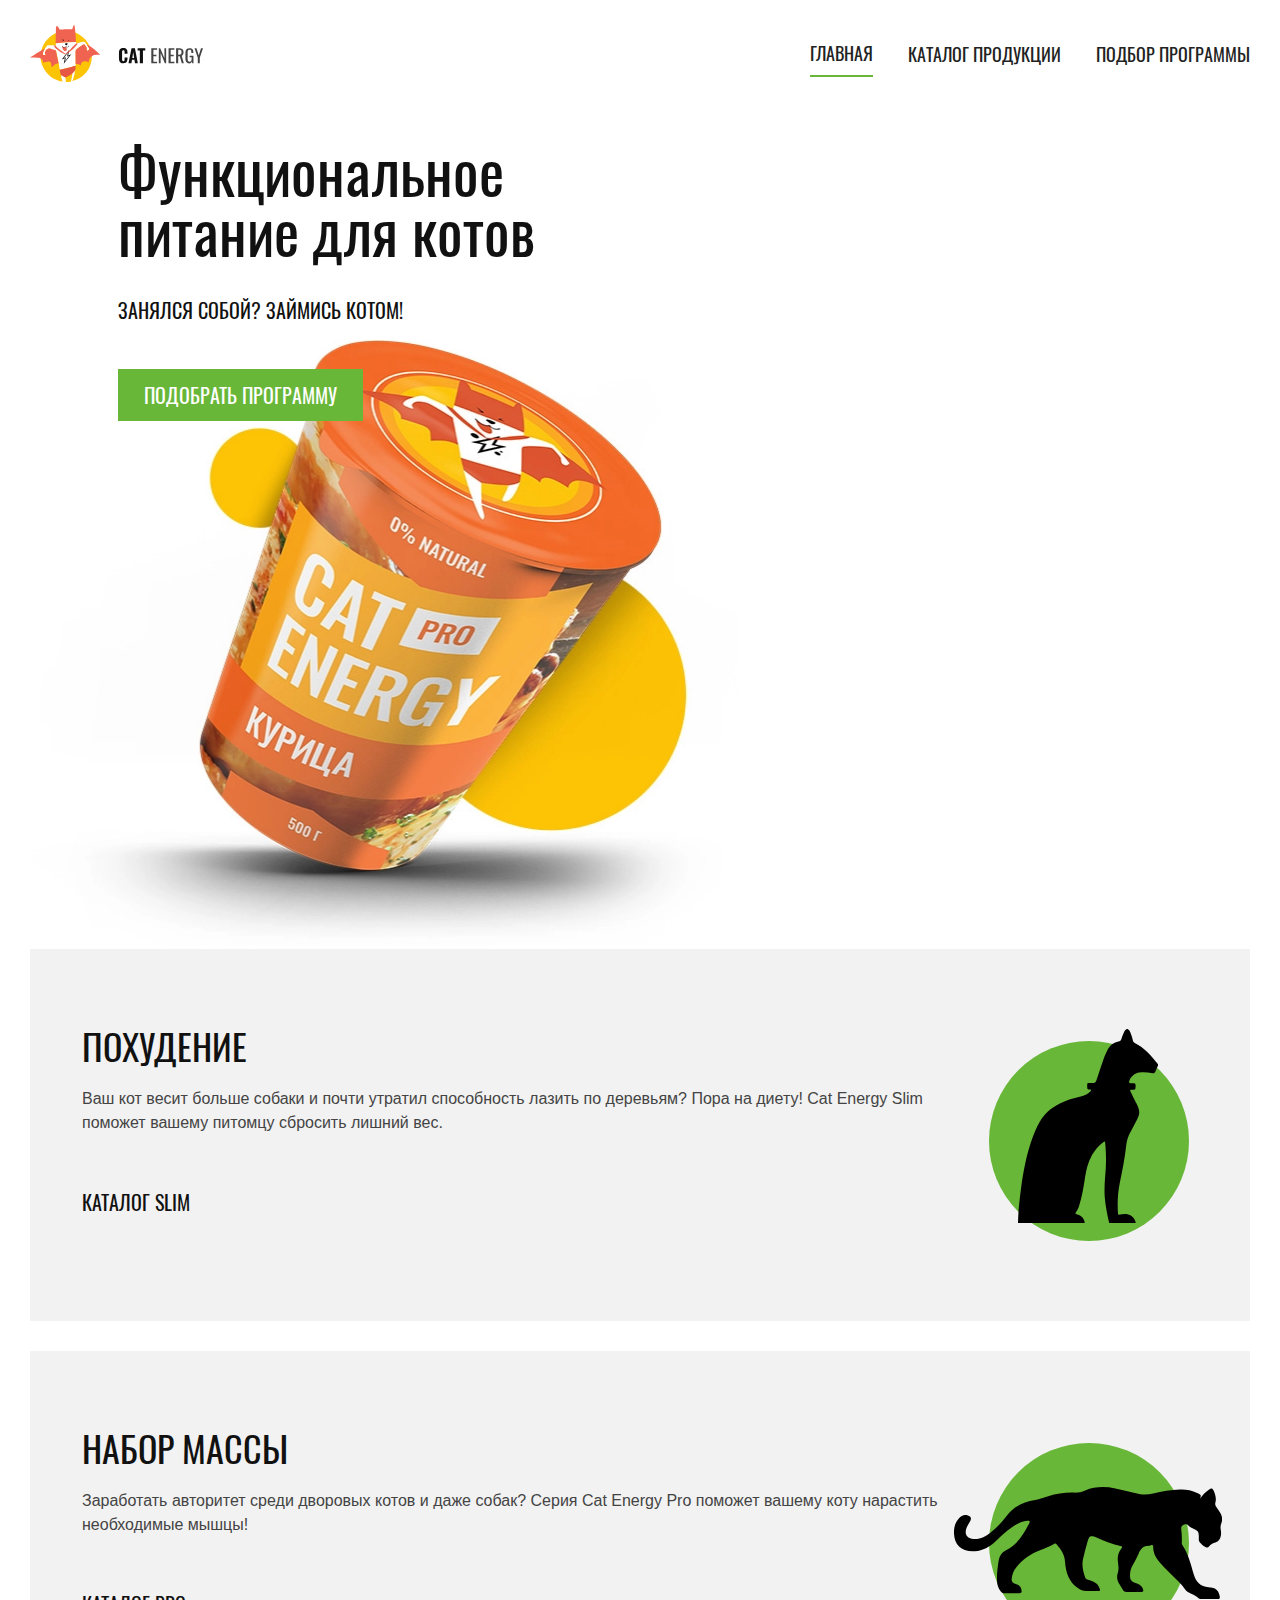
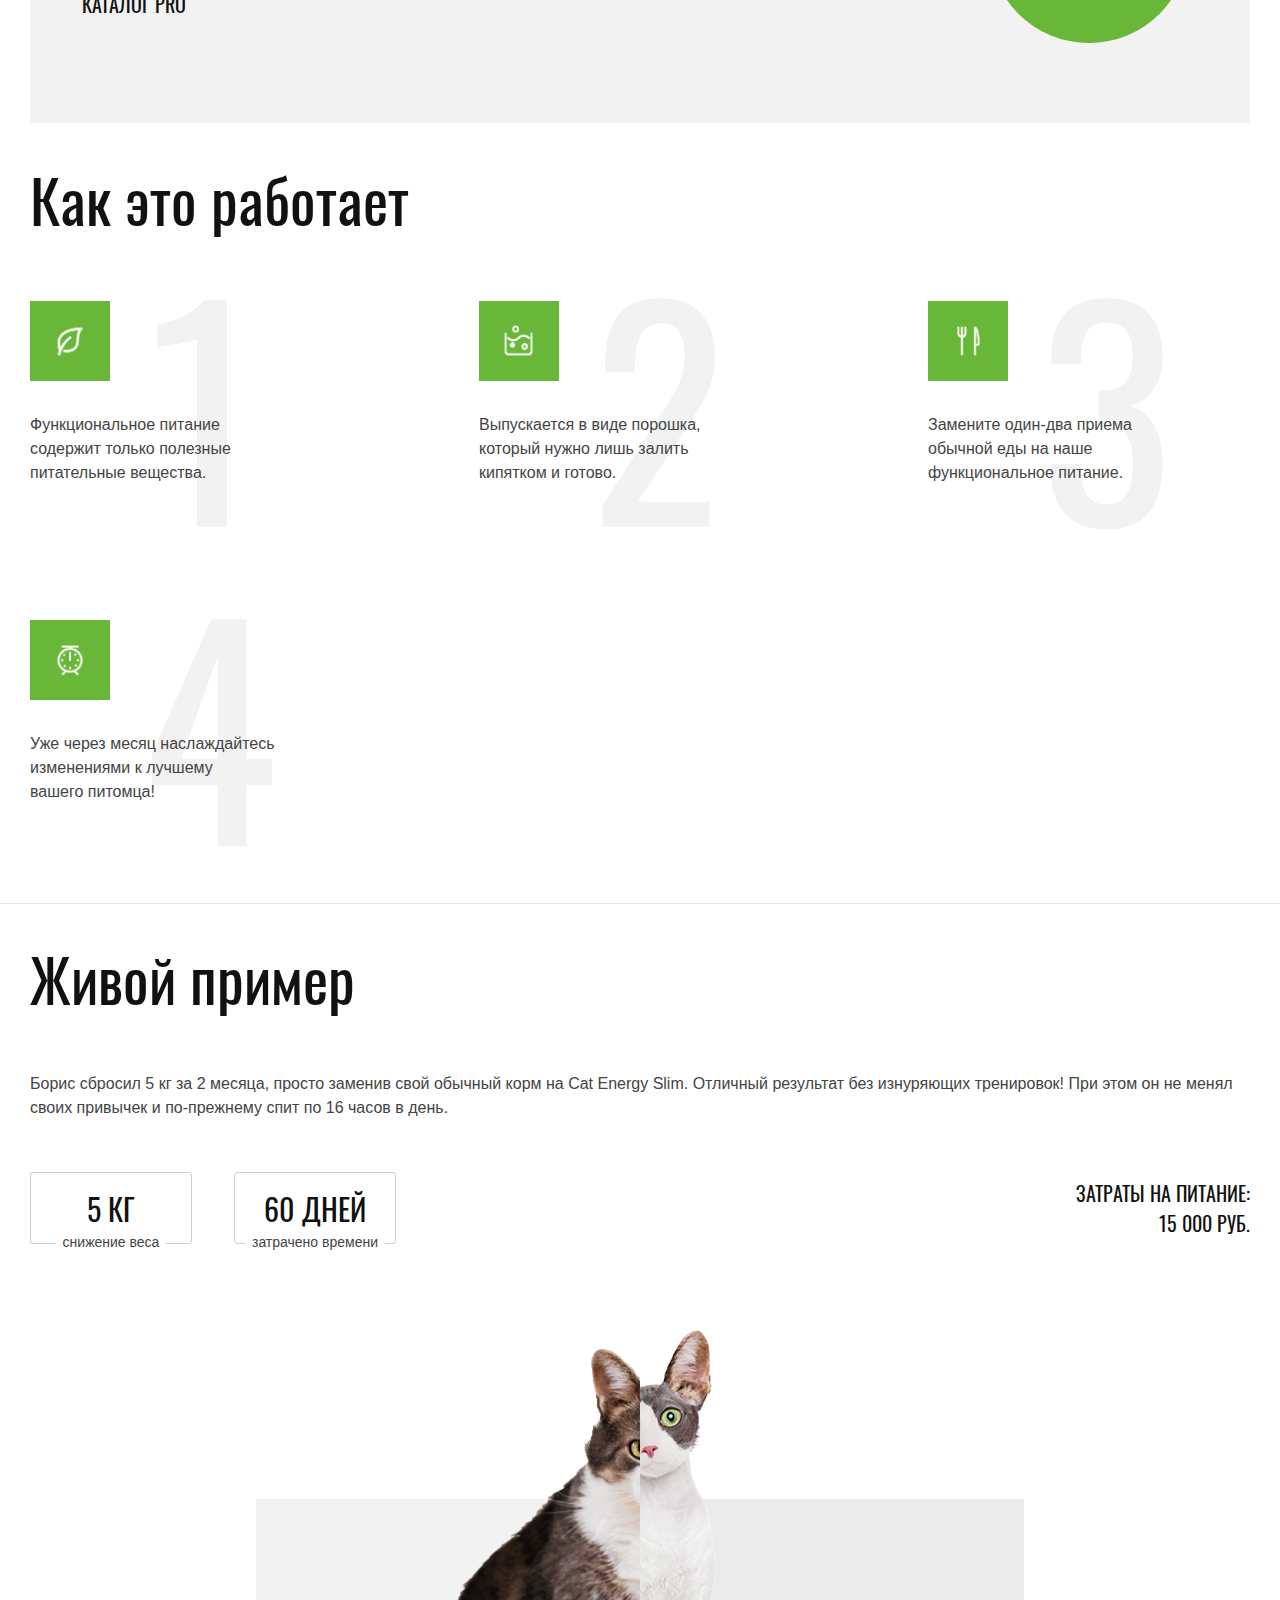
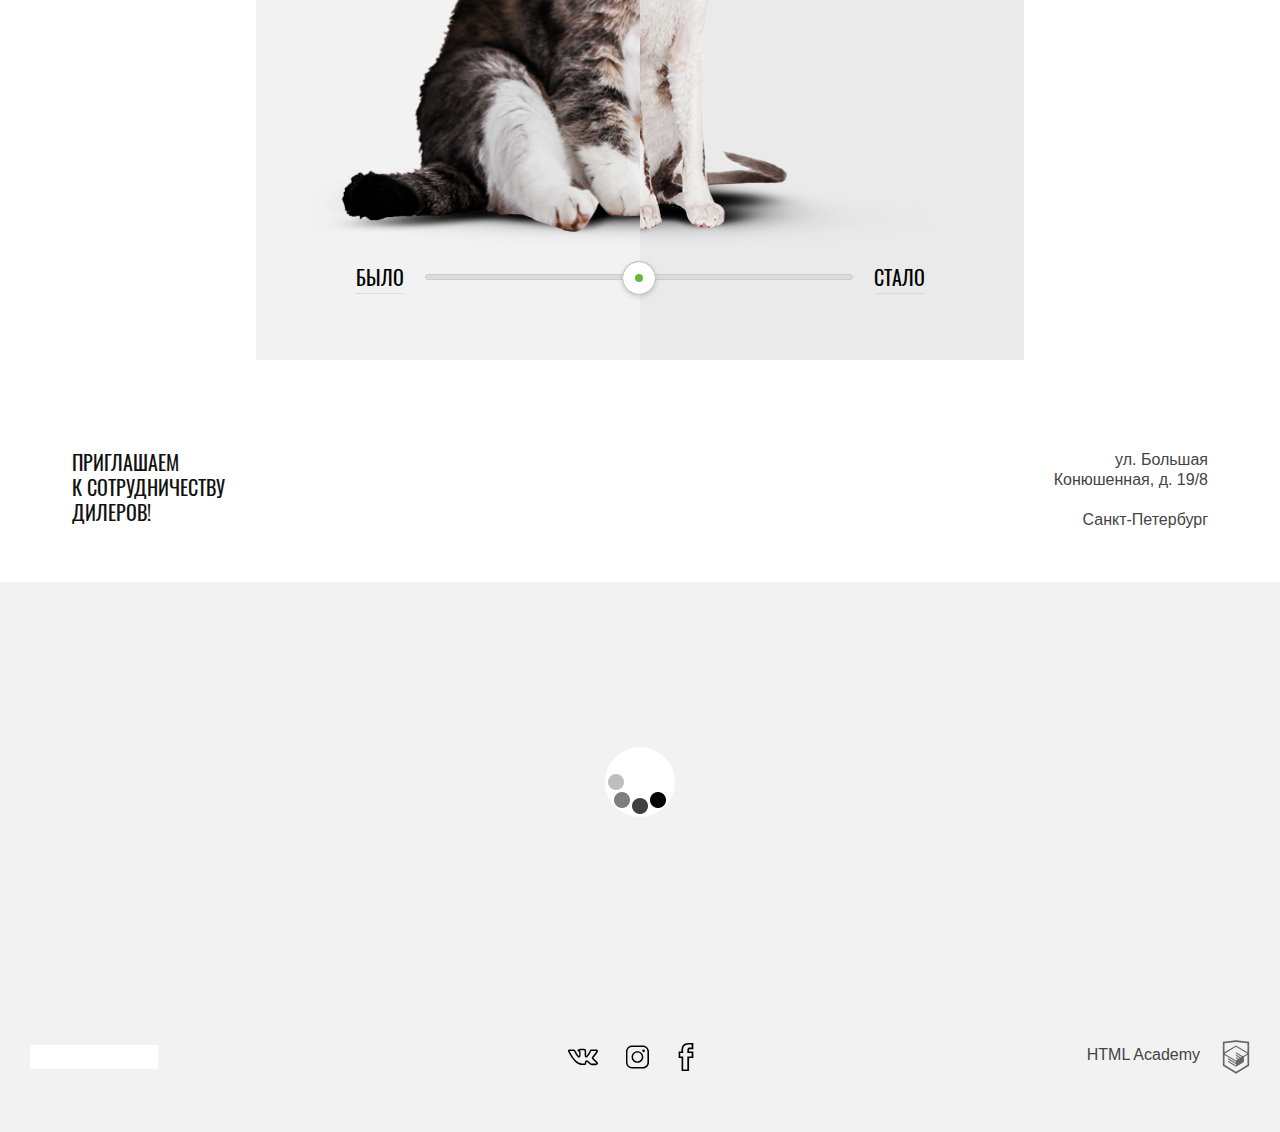
<file: cat-energy/index.html>
<!DOCTYPE html><html lang="ru"><head><meta charset="utf-8"><meta name="viewport" content="width=device-width,initial-scale=1"><title>Кэт Энерджи</title><link rel="preload" href="fonts/oswaldregular.woff2" as="font" type="font/woff2" crossorigin><link rel="stylesheet" href="css/style.min.css"></head><body><header class="page-header page-header--position"><div class="page-header__wrapper"><a class="page-header__logo" href="#"><picture><source media="(min-width: 1300px)" srcset="img/logo-desktop.svg"><source media="(min-width: 768px)" srcset="img/logo-tablet.svg"><img class="page-header__logo-image" width="191" src="img/logo-mobile.svg" alt="Логотип Кэт Энерджи"></picture></a><button type="button" class="page-header__toggle">Открыть меню</button></div><nav class="main-nav"><ul class="main-nav__list site-list"><li class="site-list__item site-list__item--active site-list__item--color"><a class="site-list__link site-list__link--color" href="#">Главная</a></li><li class="site-list__item"><a class="site-list__link site-list__link--color" href="catalog.html">Каталог продукции</a></li><li class="site-list__item"><a class="site-list__link site-list__link--color" href="form.html">Подбор программы</a></li></ul></nav></header><main class="main"><header class="main__header"><section class="cat-food"><div class="cat-food__wrapper"><h1 class="cat-food__title">Функциональное<br>питание для котов</h1><p class="cat-food__text">Занялся собой? Займись котом!</p><picture><source type="image/webp" media="(min-width: 1300px)" srcset="img/index-can-desktop@1x.webp, img/index-can-desktop@2x.webp 2x"><source type="image/webp" media="(min-width: 768px)" srcset="img/index-can-tablet@1x.webp, img/index-can-tablet@2x.webp 2x"><source type="image/webp" srcset="img/index-can-mobile@1x.webp, img/index-can-mobile@2x.webp 2x"><source media="(min-width: 1300px)" srcset="img/index-can-desktop@1x.png, img/index-can-desktop@2x.png 2x"><source media="(min-width: 768px)" srcset="img/index-can-tablet@1x.jpg, img/index-can-tablet@2x.jpg 2x"><img width="280" class="cat-food__image" src="img/index-can-mobile@1x.png" srcset="img/index-can-mobile@2x.png 2x" alt="Фото нашей продукции"></picture></div><a href="#" class="cat-food__button green-button">Подобрать программу</a></section><div class="main__header-wrapper"><section class="cat-diet"><h2 class="cat-diet__title">Похудение</h2><p class="cat-diet__text">Ваш кот весит больше собаки и почти утратил способность лазить по деревьям? Пора на диету! Cat Energy Slim поможет вашему питомцу сбросить лишний вес.</p><a href="#" class="cat-diet__link">Каталог Slim</a></section><section class="cat-diet"><h2 class="cat-diet__title cat-diet__title--pro">Набор массы</h2><p class="cat-diet__text cat-diet__text--width">Заработать авторитет среди дворовых котов и даже собак? Серия Cat Energy Pro поможет вашему коту нарастить необходимые мышцы!</p><a href="#" class="cat-diet__link">Каталог Pro</a></section></div></header><section class="how"><h2 class="how__title">Как это работает</h2><ul class="how__list"><li class="how__item"><p class="how__text">Функциональное питание содержит только полезные питательные вещества.</p></li><li class="how__item"><p class="how__text">Выпускается в виде порошка, который нужно лишь залить кипятком и готово.</p></li><li class="how__item"><p class="how__text">Замените один-два приема обычной еды на наше функциональное питание.</p></li><li class="how__item"><p class="how__text">Уже через месяц наслаждайтесь изменениями к лучшему вашего&nbsp;питомца!</p></li></ul></section><section class="example"><div class="example__container"><h2 class="example__heading">Живой пример</h2><p class="example__text">Борис сбросил 5 кг за 2 месяца, просто заменив свой обычный корм на Cat Energy Slim. Отличный результат без изнуряющих тренировок! При этом он не менял своих привычек и по-прежнему спит по 16 часов в день.</p><div class="example__stats"><div class="example__stats-mass">5 кг<p class="example__stats-text">снижение веса</p></div><div class="example__stats-days">60 дней<p class="example__stats-text">затрачено времени</p></div><p class="example__stats-expenses">Затраты на питание: <span>15 000 руб.</span></p></div></div><div class="slider"><div class="slider__image-container"><div class="slider__image"></div></div><div class="slider__range-container"><span class="slider__range-text">Было</span> <label for="slider" class="visually-hidden">Ползунок для примера до и после</label> <input class="slider__range" type="range" min="0" max="100" value="0" id="slider" oninput="moveDivisor()" onchange="moveDivisor()"> <span class="slider__range-text">Стало</span></div></div></section></main><footer class="footer"><div class="footer__map-wrapper"><div class="collab collab--bg-white"><p class="collab__text">приглашаем<br>к сотрудничеству<br>дилеров!</p><address class="collab__address">ул. Большая Конюшенная, д. 19/8 <span>Санкт-Петербург</span></address></div><article class="map"><h2 class="visually-hidden">ул. Большая Конюшенная, д. 19/8 Санкт-Петербург</h2><noscript class="map__img-wrapper"><picture><source type="image/webp" media="(min-width: 1300px)" srcset="img/bg-map-desktop@1x.webp, img/bg-map-desktop@2x.webp 2x"><source type="image/webp" media="(min-width: 768px)" srcset="img/bg-map-tablet@1x.webp, img/bg-map-tablet@2x.webp 2x"><source type="image/webp" srcset="img/bg-map-mobile@1x.webp, img/bg-map-mobile@2x.webp 2x"><source media="(min-width: 1300px)" srcset="img/bg-map-desktop@1x.png, img/bg-map-desktop@2x.png 2x"><source media="(min-width: 768px)" srcset="img/bg-map-tablet@1x.png, img/bg-map-tablet@2x.png 2x"><img class="map__img" width="320" height="360" src="img/bg-map-mobile@1x.png" srcset="img/bg-map-mobile@2x.png 2x" alt="ул. Большая Конюшенная, д. 19/8 Санкт-Петербург"></picture></noscript><iframe class="map__iframe b-lazy" data-src="https://yandex.ru/map-widget/v1/?um=constructor%3A97129e3d5e68bca66cbcc82561c1106c7ef7ce60061e78b342d8c82772ac6baf&amp;source=constructor"></iframe></article></div><div class="footer__wrapper"><div class="footer__logo-wrapper"><a class="footer__logo" href="#"><img class="footer__logo-image b-lazy" width="128" src="[data-uri]" data-src="img/logo-footer.svg" alt="Логотип Кэт Энерджи"><noscript><img class="footer__logo-image" width="128" src="img/logo-footer.svg" alt="Логотип Кэт Энерджи"></noscript></a></div><ul class="social"><li class="social__item"><a class="social__link" href="#" title="vk"><svg class="social__icon" width="22" height="12"><use xlink:href="img/sprite.svg#sprite-icon-vk"></use></svg></a></li><li class="social__item"><a class="social__link social__link--insta" href="#" title="instagram"><svg class="social__icon" width="16" height="16"><use xlink:href="img/sprite.svg#sprite-icon-insta"></use></svg></a></li><li class="social__item"><a class="social__link" href="#" title="facebook"><svg class="social__icon" width="10" height="19"><use xlink:href="img/sprite.svg#sprite-icon-fb"></use></svg></a></li></ul><div class="copy"><a class="copy__link" href="https://htmlacademy.ru/intensive/adaptive"><p class="copy__text">HTML Academy</p><svg class="copy__logo-image" width="40"><use xlink:href="img/sprite.svg#sprite-htmlacademy"></use></svg></a></div></div></footer><script src="js/svg4everybody.min.js"></script><script>svg4everybody();</script><script src="js/script.min.js"></script><script>document.createElement("picture");</script></body></html>
</file>
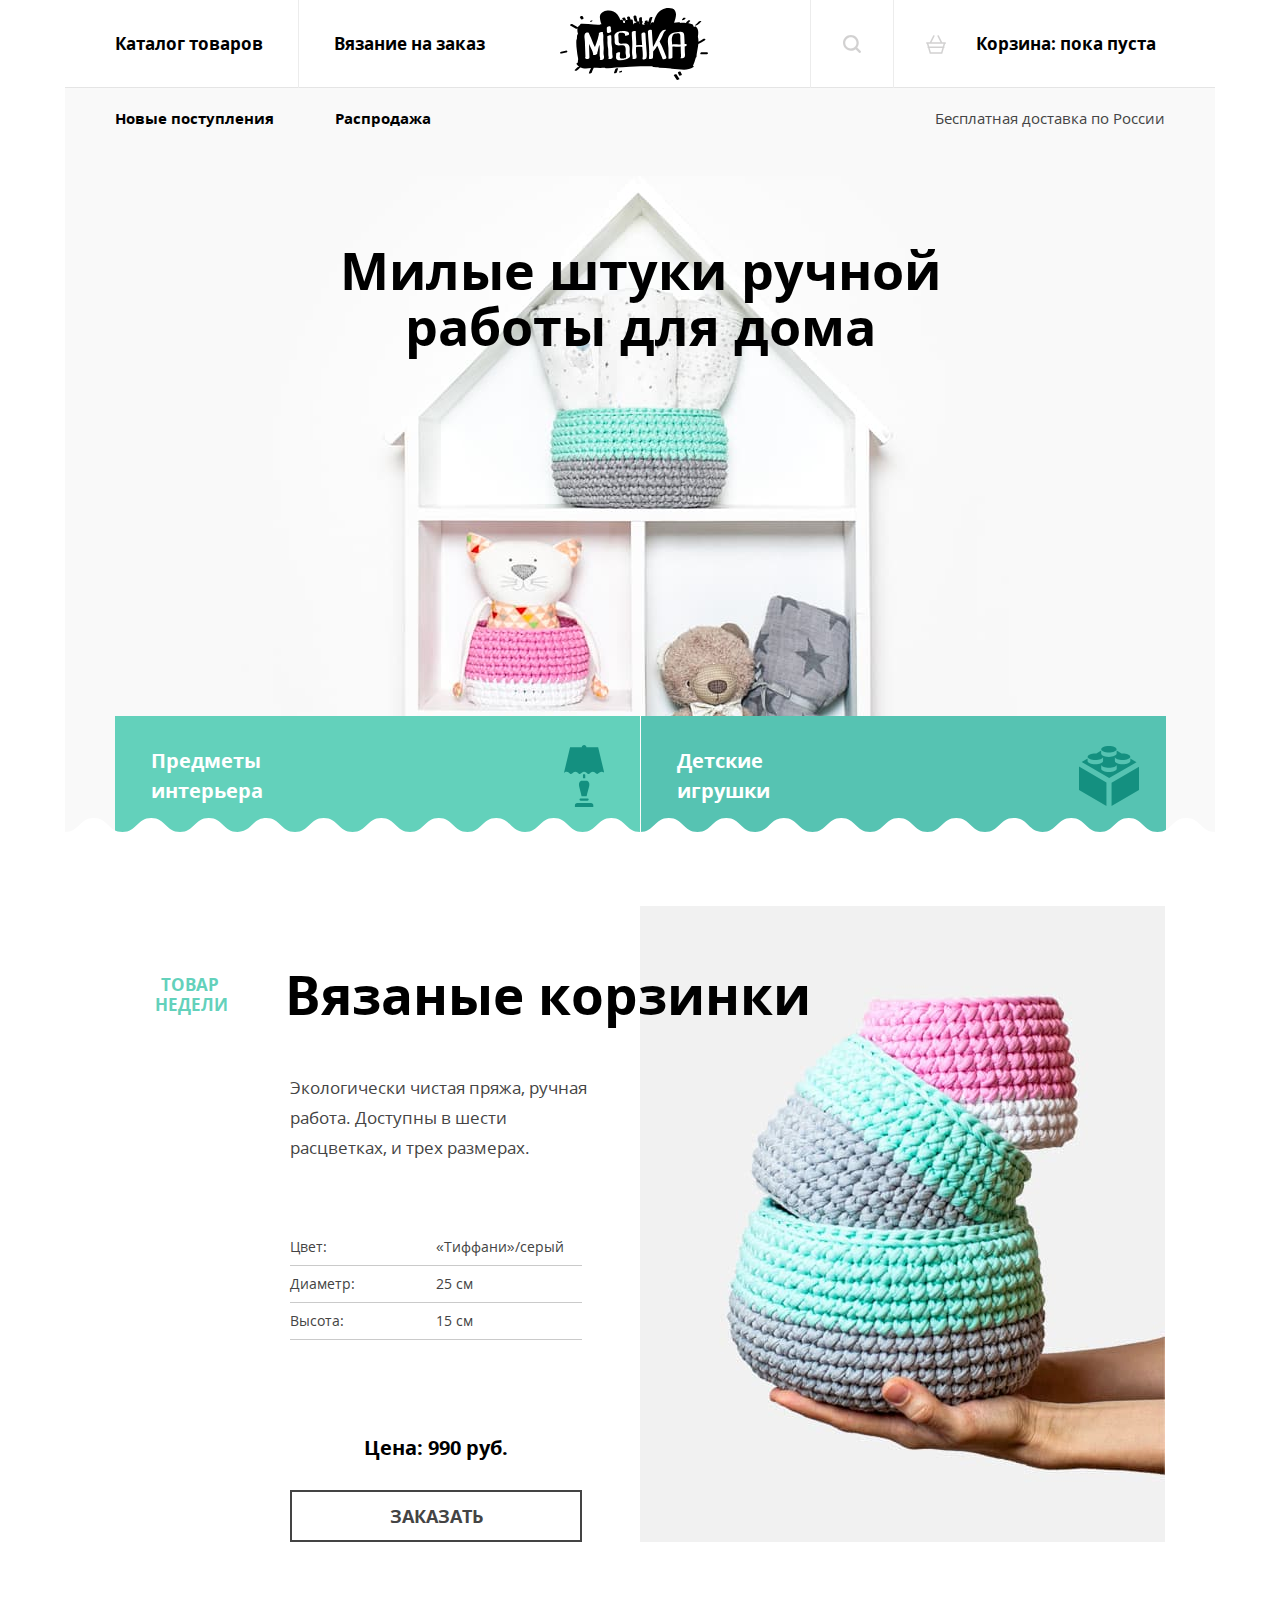
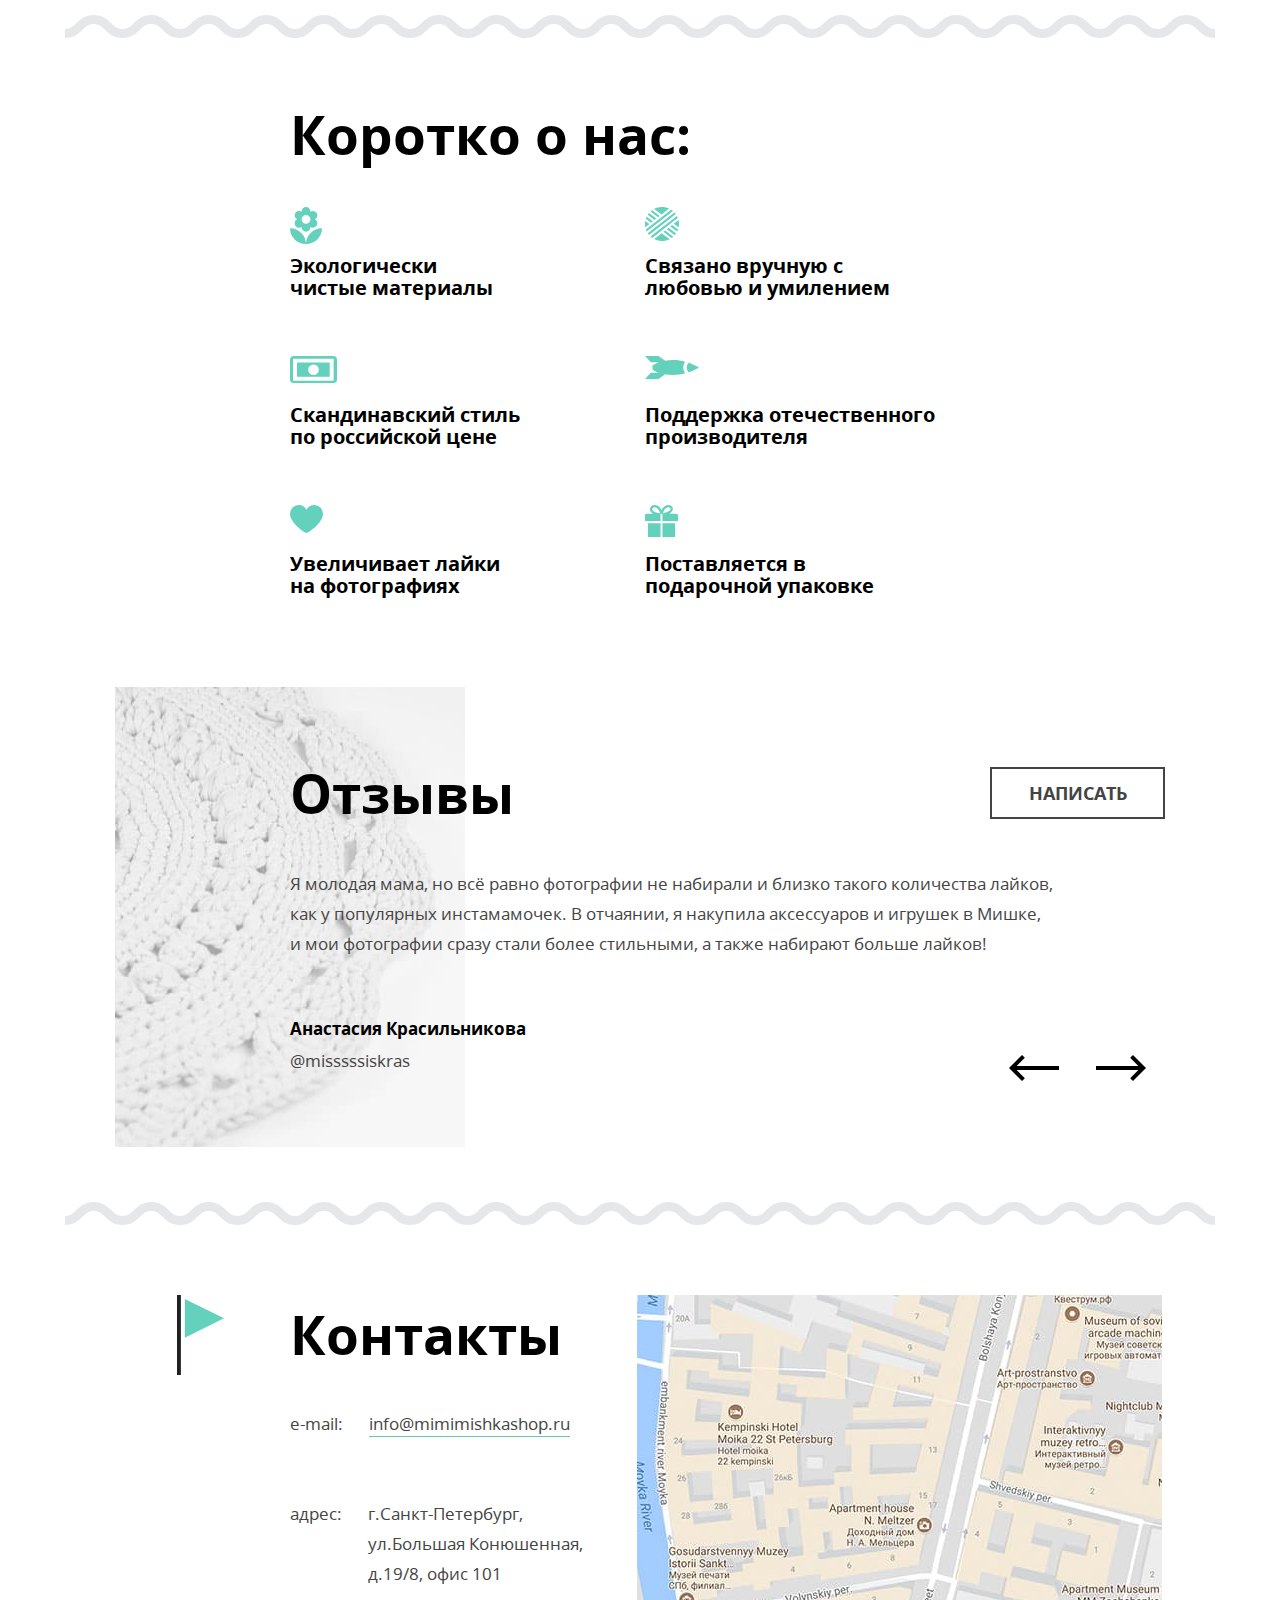
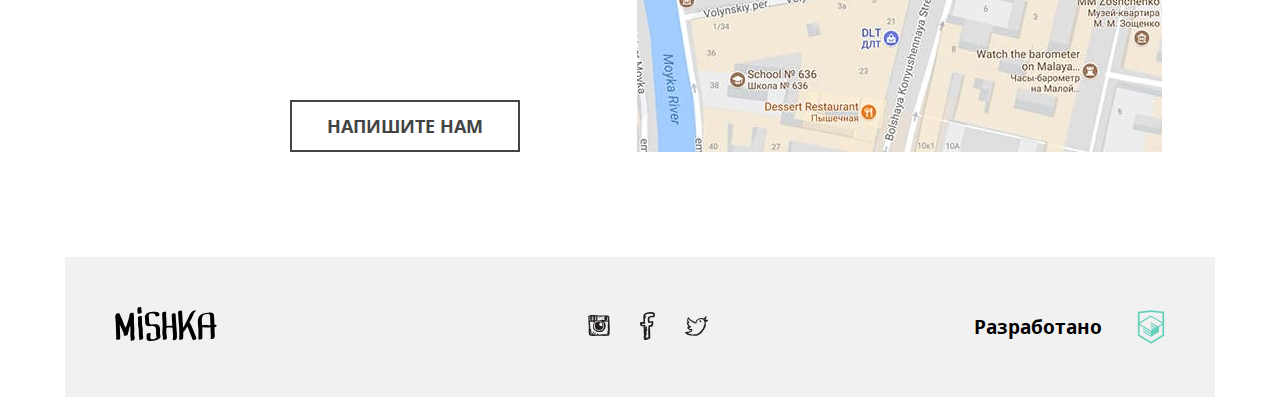
<file: mishka/index.html>
<!DOCTYPE html><html lang="ru"><head><meta charset="UTF-8"><meta name="viewport" content="width=device-width,initial-scale=1"><title>Mishka</title><link rel="stylesheet" href="css/style.min.css"></head><body><header class="header"><ul class="header__menu"><li class="header__item header__item--order"><ul><li><a href="#"><picture><source media="(min-width: 1150px)" srcset="img/logo-desktop.svg"><source media="(min-width: 768px)" srcset="img/logo-tablet.svg"><img class="header__logo" src="img/logo-mobile.svg" alt="Логотип"></picture></a></li></ul></li><li class="header__item header__item--pb-tablet header__item--order0"><div class="header__wrapper"><a class="header__link" href="catalog.html">Каталог товаров</a></div></li><li class="header__item header__item--pb-tablet header__item--order0"><div class="header__wrapper"><a class="header__link" href="form.html">Вязание на заказ</a></div></li><li class="header__item header__item--order header__item--search"><div class="header__wrapper"><a class="header__link" href="#"><svg class="header__img header__img--position" width="18px" height="18px" fill="#231F20"><use xlink:href="img/sprite.svg#sprite-search"></use></svg> Поиск по сайту</a></div></li><li class="header__item header__item--order"><div class="header__wrapper"><a class="header__link header__link--padding" href="#"><svg class="header__img" width="20px" height="19px" fill="#231F20"><use xlink:href="img/sprite.svg#sprite-cart"></use></svg> Корзина: пока пуста</a></div></li><li class="header__item header__item--display header__item--pb-desktop"><a class="header__link" href="#">Новые поступления</a></li><li class="header__item header__item--display header__item--pb-desktop"><a class="header__link" href="#">Распродажа</a></li><li class="header__item header__item--subtitle header__item--pb header__item--display"><span>Бесплатная доставка по России</span></li></ul></header><section class="modal"><div class="modal__wrapper"><h3 class="modal__title">Добавить в корзину</h3><p class="modal__description">Выберите размер:</p><form class="modal__form" action="#" method="POST"><div class="modal__list"><label class="modal__item"><input class="modal__input visually-hidden" id="S" type="radio" name="size" checked="checked"> <span class="modal__size">S</span></label> <label class="modal__item"><input class="modal__input visually-hidden" id="M" type="radio" name="size"> <span class="modal__size">M</span></label> <label class="modal__item"><input class="modal__input visually-hidden" id="L" type="radio" name="size"> <span class="modal__size">L</span></label></div><button class="modal__button button">Добавить</button></form></div></section><main class="main-index"><header class="index-header"><h1 class="index-header__title">Милые штуки ручной работы&nbsp;для дома</h1><div class="index-header__wrapper"><a class="index-header__link" href="#">Предметы<br>интерьера</a> <a class="index-header__link index-header__link--darker" href="#">Детские<br>игрушки</a></div><div class="index-header__wave"></div></header><section class="goods"><h2 class="goods__title">Вязаные корзинки<br><strong class="goods__week">Товар недели</strong></h2><div class="goods__wrapper"><p class="goods__description">Экологически чистая пряжа, ручная работа. Доступны в шести расцветках, и трех размерах.</p><table class="goods__params"><tr><td>Цвет:</td><td>«Тиффани»/серый</td></tr><tr><td>Диаметр:</td><td>25 см</td></tr><tr><td>Высота:</td><td>15 см</td></tr></table></div><picture><source media="(min-width: 1150px)" srcset="img/triple-set-desktop@1x.jpg"><source media="(min-width: 768px)" srcset="img/triple-set-tablet@1x.jpg"><img class="goods__img" width="320px" src="img/triple-set-mobile@1x.jpg" alt="Фото вязаных корзинок"></picture><b class="goods__price">Цена: 990 руб.</b> <a class="goods__button button js-modal" href="#">Заказать</a></section><section class="features"><h2 class="features__title">Коротко о нас:</h2><ul class="features__list"><div><li class="features__item">Экологически<br>чистые материалы</li><li class="features__item">Скандинавский стиль<br>по российской цене</li><li class="features__item">Увеличивает лайки<br>на фотографиях</li></div><div><li class="features__item features__item--second">Связано вручную с<br>любовью и умилением</li><li class="features__item features__item--second">Поддержка отечественного<br>производителя</li><li class="features__item features__item--second">Поставляется в<br>подарочной упаковке</li></div></ul></section><section class="review"><h2 class="review__title">Отзывы</h2><div class="review__block"><p class="review__text">Я молодая мама, но всё равно фотографии не набирали и близко такого количества лайков, как у популярных инстамамочек. В отчаянии, я накупила аксессуаров и игрушек в Мишке, и&nbsp;мои фотографии сразу стали более стильными, а также набирают больше лайков!</p><strong class="review__name">Анастасия Красильникова</strong> <span class="review__profile">@misssssiskras</span></div><div class="review__wrapper"><button class="review__arrow" type="button">Назад</button> <button class="review__arrow review__arrow--right" type="button">Вперёд</button></div><a class="review__button button" href="#">Написать</a></section><footer class="contacts"><div class="contacts__wrapper"><h3 class="contacts__title">Контакты</h3><p class="contacts__info">e-mail: <a class="contacts__email" href="#">info@mimimishkashop.ru</a></p><p class="contacts__info contacts__info--margin">адрес: <span class="contacts__adress">г.Санкт-Петербург, ул.Большая Конюшенная, д.19/8, офис 101</span></p></div><div class="contacts__map-wrapper"><picture><source media="(min-width: 1150px)" srcset="img/map-desktop@1x.jpg"><source media="(min-width: 768px)" srcset="img/map-tablet@1x.jpg"><img class="contacts__img" width="320" src="img/map-mobile@1x.jpg" alt="г.Санкт-Петербург, ул.Большая Конюшенная, д.19/8, офис 101"></picture></div><a class="contacts__button button" href="#">Напишите нам</a></footer></main><footer class="footer"><a href="#"><svg class="footer__logo" width="102" height="34"><use xlink:href="img/sprite.svg#sprite-footer"></use></svg></a><ul class="footer__list"><li class="footer__item"><a class="footer__link" href="#" title="instagram"><svg class="footer__img" width="22px" height="21px" fill="#231F20"><use xlink:href="img/sprite.svg#sprite-insta"></use></svg></a></li><li class="footer__item"><a class="footer__link" href="#" title="facebook"><svg class="footer__img" width="15px" height="28px" fill="#231F20"><use xlink:href="img/sprite.svg#sprite-facebook"></use></svg></a></li><li class="footer__item"><a class="footer__link" href="#" title="twitter"><svg class="footer__img" width="23px" height="20px" fill="#231F20"><use xlink:href="img/sprite.svg#sprite-twitter"></use></svg></a></li></ul><a class="footer__copy" href="#">Разработано <svg class="footer__img" width="40" height="40" fill="#63d1bb"><use xlink:href="img/sprite.svg#sprite-htmlacademy"></use></svg></a></footer><script src="js/script.min.js"></script></body></html>
</file>
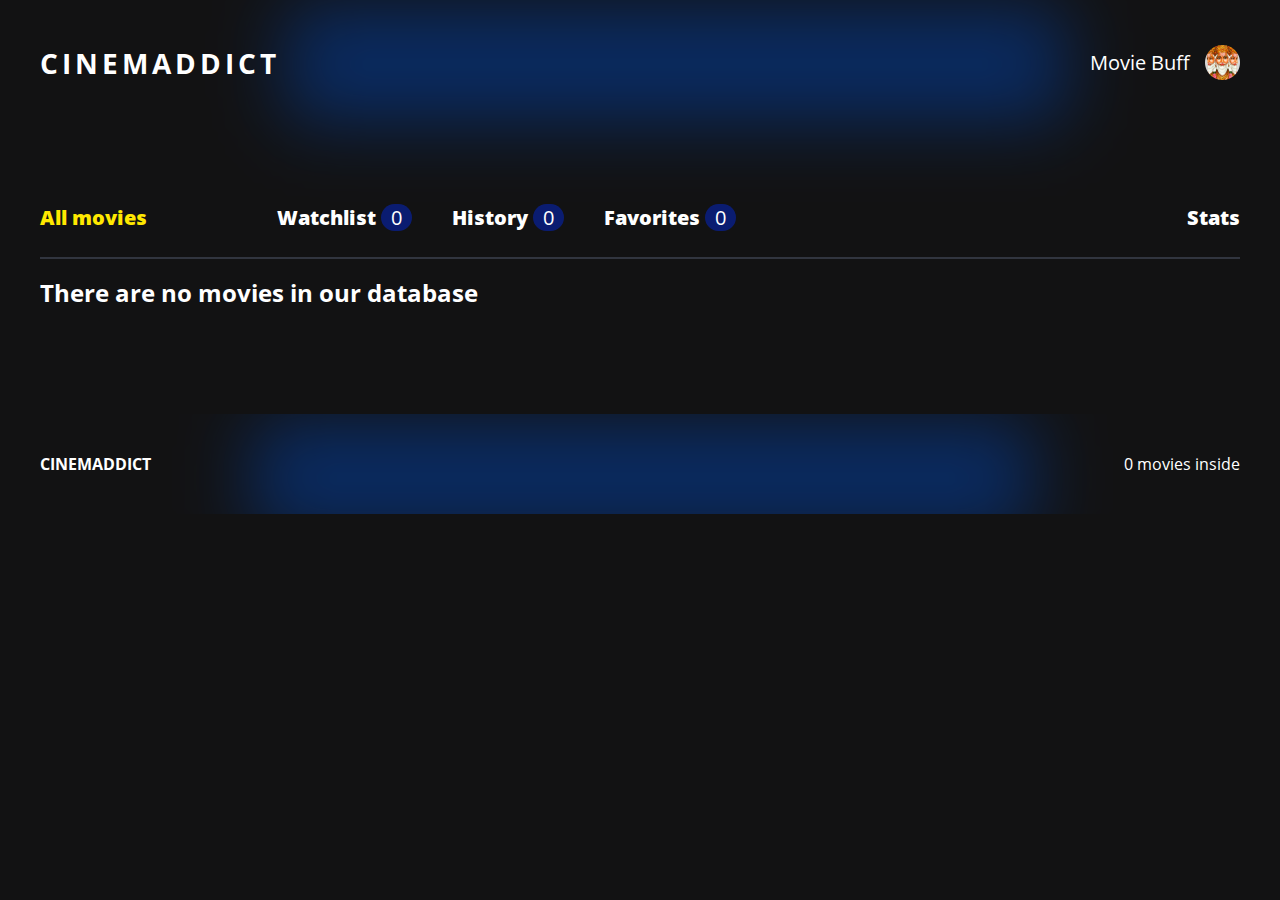
<file: sources/cinemaddict/index.html>
<!DOCTYPE html>
<html>
<head>
  <meta charset="utf-8" />
  <meta http-equiv="X-UA-Compatible" content="IE=edge">
  <meta name="viewport" content="width=device-width, initial-scale=1">

  <link rel="stylesheet" type="text/css" media="screen" href="./css/normalize.css" />
  <link rel="stylesheet" type="text/css" media="screen" href="./css/main.css" />

  <title>Cinemaddict</title>
</head>
<body>

<header class="header">
  <h1 class="header__logo logo">Cinemaddict</h1>

  <!-- Звание пользователя -->
</header>

<main class="main">
  <!-- Меню -->

  <!-- Сортировка -->

  <!-- Контент -->
</main>


<footer class="footer">
  <section class="footer__logo logo logo--smaller">Cinemaddict</section>
  <section class="footer__statistics">
    <!-- Количество фильмов -->
  </section>
</footer>

<script src="./bundle.js"></script>

</body>
</html>
</file>
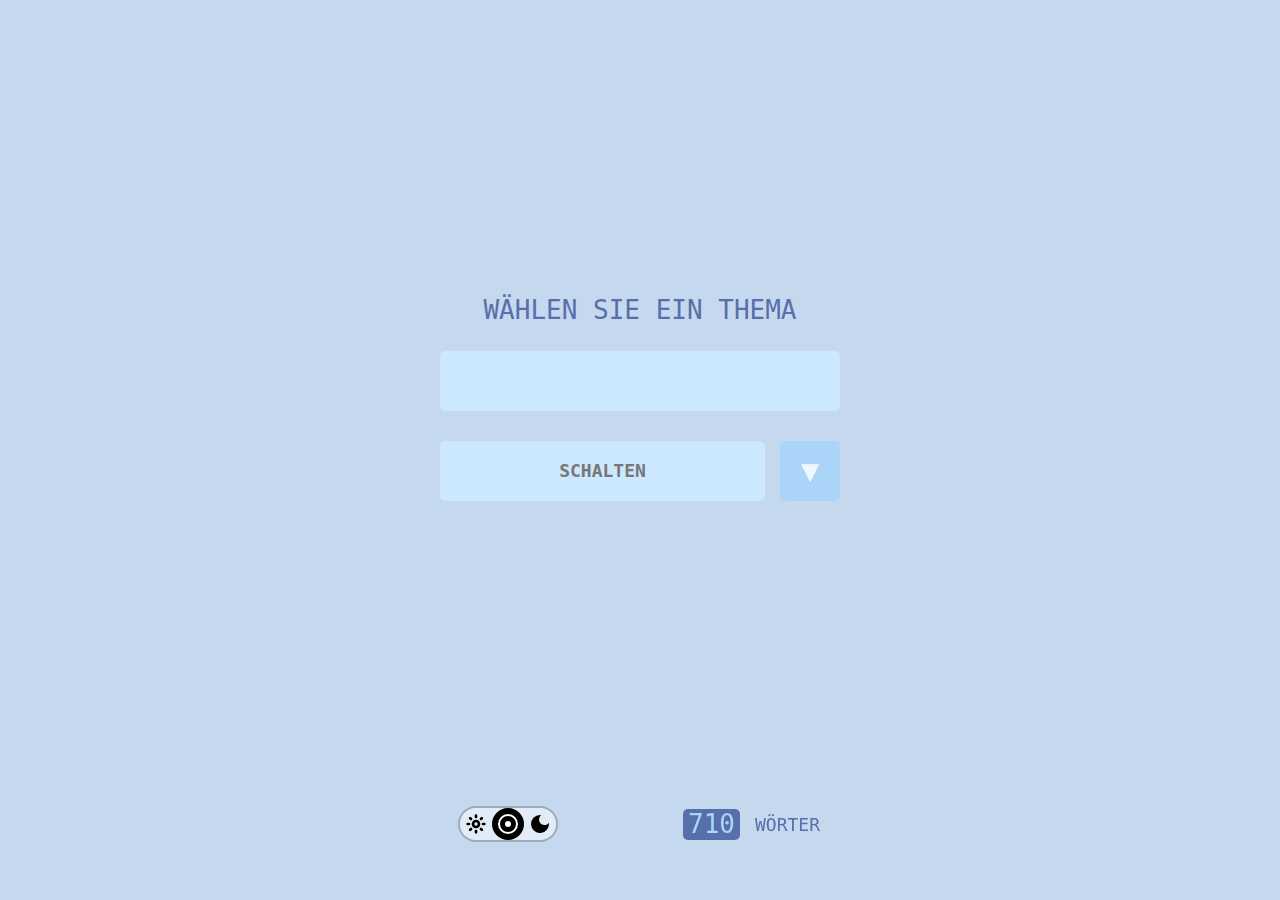
<file: sources/worter/index.html>
<!DOCTYPE html><html lang="en"><head><meta charset="UTF-8"><meta http-equiv="X-UA-Compatible" content="IE=edge"><meta name="viewport" content="width=device-width,initial-scale=1"><title>Wörter</title><meta name="theme-color" content="#6495ED"><meta name="apple-mobile-web-app-status-bar" content="#6495ED"><link rel="icon" type="image/png" href="./icons/worter-144.png"><link rel="apple-touch-icon" href="./icons/worter-masked-192.png"><link rel="stylesheet" href="./css/style.css"><link rel="stylesheet" href="./css/themes/light/blue.css" media="(prefers-color-scheme: light)"><link rel="stylesheet" href="./css/themes/dark/blue.css" media="(prefers-color-scheme: dark)"><link rel="manifest" href="./manifest.json"></head><body><nav></nav><main><p id="field">Wählen Sie ein Thema</p><form class="input-container"><div class="input-wrapper"><input class="input" id="input" disabled="disabled"> <label for="input" class="visually-hidden">Поле для ввода</label></div></form><div class="button-wrapper"><button disabled="disabled" id="change" type="button">Schalten</button> <button id="menu" type="button" tabindex="0">▼</button></div></main><footer><div class="themes"><fieldset class="color light"><legend>Схема</legend><input class="color__radio color__radio--violet" type="radio" name="color-light" value="violet" aria-label="Фиолетовая"> <input class="color__radio color__radio--red" type="radio" name="color-light" value="red" aria-label="Красная"> <input class="color__radio color__radio--yellow" type="radio" name="color-light" value="yellow" aria-label="Желтая"> <input class="color__radio color__radio--green" type="radio" name="color-light" value="green" aria-label="Зелёная"> <input class="color__radio color__radio--blue" type="radio" name="color-light" value="blue" aria-label="Синяя" checked="checked"></fieldset><fieldset class="switcher"><legend>Схема</legend><input class="switcher__radio switcher__radio--light" type="radio" name="color-scheme" value="light" aria-label="Светлая"> <input class="switcher__radio switcher__radio--auto" type="radio" name="color-scheme" value="auto" aria-label="Системная" checked="checked"> <input class="switcher__radio switcher__radio--dark" type="radio" name="color-scheme" value="dark" aria-label="Тёмная"><div class="switcher__status"></div></fieldset><fieldset class="color dark"><legend>Схема</legend><input class="color__radio color__radio--violet" type="radio" name="color-dark" value="violet" aria-label="Фиолетовая"> <input class="color__radio color__radio--red" type="radio" name="color-dark" value="red" aria-label="Красная"> <input class="color__radio color__radio--yellow" type="radio" name="color-dark" value="yellow" aria-label="Желтая"> <input class="color__radio color__radio--green" type="radio" name="color-dark" value="green" aria-label="Зелёная"> <input class="color__radio color__radio--blue" type="radio" name="color-dark" value="blue" aria-label="Синяя" checked="checked"></fieldset></div><p id="length">Nuturlich Lange</p></footer><script src="./sw.js"></script><script src="./bundle.js"></script></body></html>
</file>
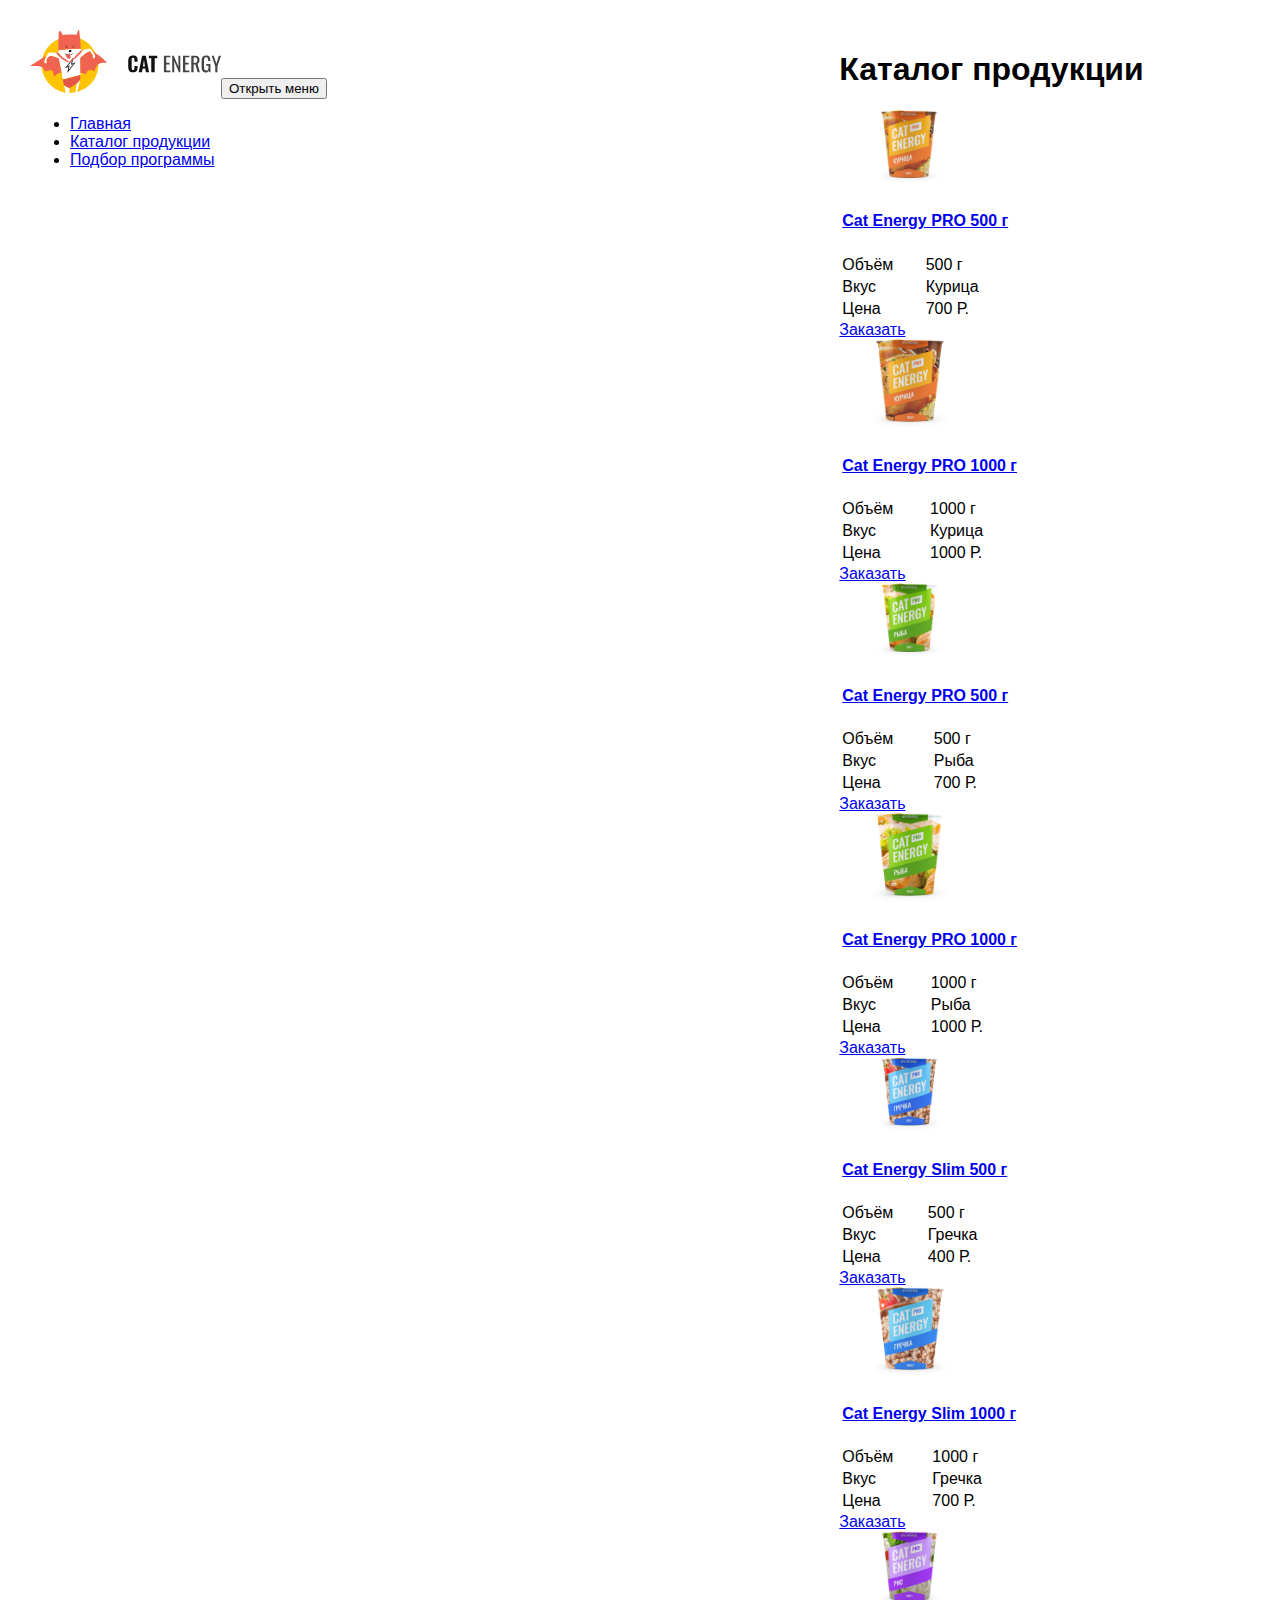
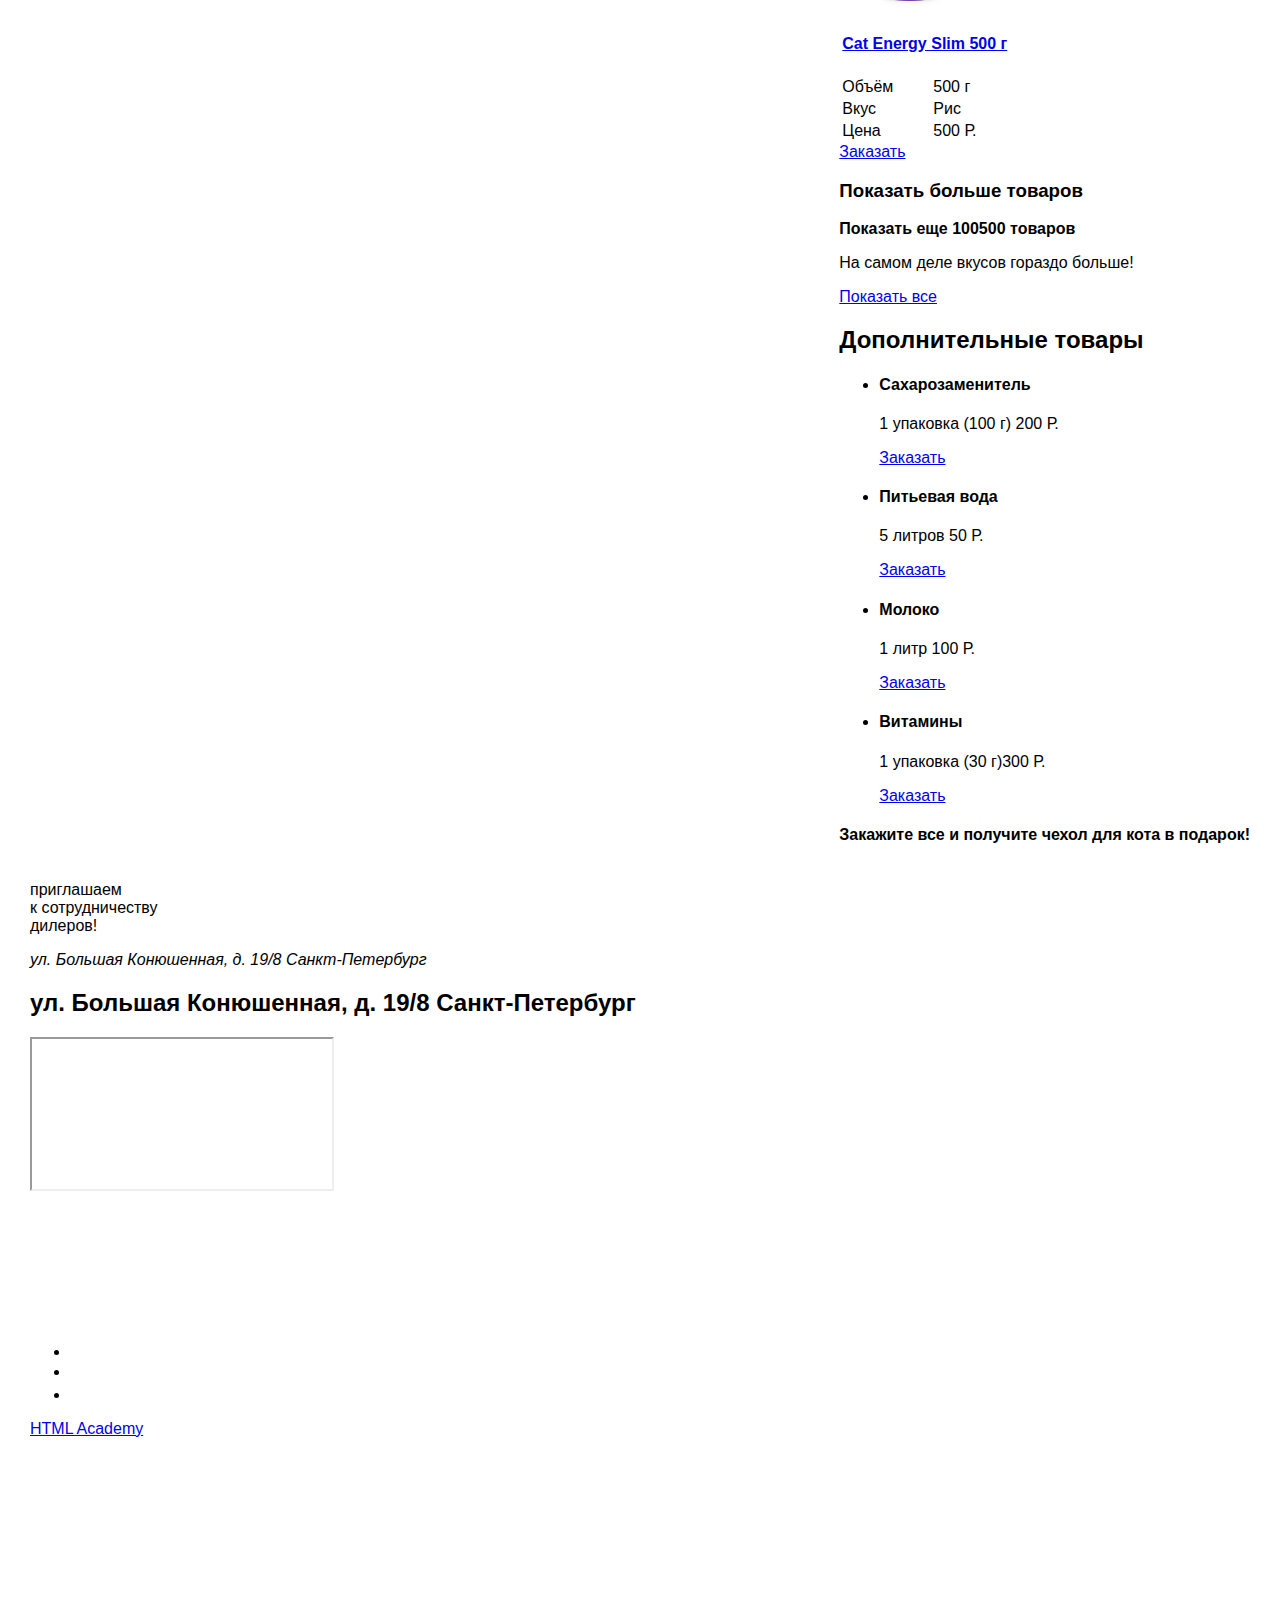
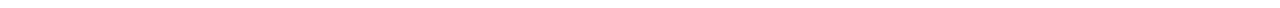
<file: catalog.html>
<!DOCTYPE html><html lang="ru"><head><meta charset="UTF-8"><meta name="viewport" content="width=device-width,initial-scale=1"><title>Каталог Продукции</title><link rel="preload" href="fonts/oswaldregular.woff2" as="font" type="font/woff2" crossorigin><link rel="stylesheet" href="css/style.min.css"></head><body><header class="page-header"><div class="page-header__wrapper"><a class="page-header__logo" href="index.html"><picture><source media="(min-width: 1300px)" srcset="img/logo-desktop.svg"><source media="(min-width: 768px)" srcset="img/logo-tablet.svg"><img class="page-header__logo-image" width="191" src="img/logo-mobile.svg" alt="Логотип Кэт Энерджи"></picture></a><button type="button" class="page-header__toggle">Открыть меню</button></div><nav class="main-nav"><ul class="main-nav__list site-list"><li class="site-list__item"><a class="site-list__link" href="index.html">Главная</a></li><li class="site-list__item site-list__item--active"><a class="site-list__link" href="#">Каталог продукции</a></li><li class="site-list__item"><a class="site-list__link" href="form.html">Подбор программы</a></li></ul></nav></header><main class="catalog"><h1 class="catalog__title">Каталог продукции</h1><div class="catalog__list"><article class="catalog__item"><div class="catalog__wrapper"><a href="#"><picture><source type="image/webp" media="(min-width: 1300px)" srcset="img/chicken-small-desktop@1x.webp, img/chicken-small-desktop@2x.webp 2x"><source type="image/webp" media="(min-width: 768px)" srcset="img/chicken-small-tablet@1x.webp, img/chicken-small-tablet@2x.webp 2x"><source type="image/webp" srcset="img/chicken-small-mobile@1x.jpg, img/chicken-small-mobile@2x.webp 2x"><source media="(min-width: 1300px)" srcset="img/chicken-small-desktop@1x.png, img/chicken-small-desktop@2x.png 2x"><source media="(min-width: 768px)" srcset="img/chicken-small-tablet@1x.png, img/chicken-small-tablet@2x.png 2x"><img class="catalog__image catalog__image--small" width="140" src="img/chicken-small-mobile@1x.jpg" srcset="img/chicken-small-mobile@2x.jpg 2x" alt="Cat Energy PRO 500 грамм"></picture></a><table class="catalog__info"><tr><td colspan="2" class="catalog__th"><a href="#"><h4 class="catalog__heading">Cat Energy PRO 500 г</h4></a></td></tr><tr><td class="catalog__info-dt">Объём</td><td class="catalog__info-dd">500 г</td></tr><tr><td class="catalog__info-dt">Вкус</td><td class="catalog__info-dd">Курица</td></tr><tr><td class="catalog__info-dt">Цена</td><td class="catalog__info-dd">700 Р.</td></tr></table></div><a href="#" class="catalog__link green-button">Заказать</a></article><article class="catalog__item"><div class="catalog__wrapper"><a href="#">​<picture><source type="image/webp" media="(min-width: 1300px)" srcset="img/chicken-big-desktop@1x.webp, img/chicken-big-desktop@2x.webp 2x"><source type="image/webp" media="(min-width: 768px)" srcset="img/chicken-big-tablet@1x.webp, img/chicken-big-tablet@2x.webp 2x"><source type="image/webp" srcset="img/chicken-big-mobile@1x.jpg, img/chicken-big-mobile@2x.webp 2x"><source media="(min-width: 1300px)" srcset="img/chicken-big-desktop@1x.png, img/chicken-big-desktop@2x.png 2x"><source media="(min-width: 768px)" srcset="img/chicken-big-tablet@1x.png, img/chicken-big-tablet@2x.png 2x"><img class="catalog__image b-lazy" width="140" src="[data-uri]" srcset="img/chicken-big-mobile@1x.jpg, img/chicken-big-mobile@2x.jpg 2x" alt="Cat Energy PRO 1000 грамм"></picture></a><table class="catalog__info"><tr><td colspan="2" class="catalog__th"><a href="#"><h4 class="catalog__heading">Cat Energy PRO 1000 г</h4></a></td></tr><tr><td class="catalog__info-dt">Объём</td><td class="catalog__info-dd">1000 г</td></tr><tr><td class="catalog__info-dt">Вкус</td><td class="catalog__info-dd">Курица</td></tr><tr><td class="catalog__info-dt">Цена</td><td class="catalog__info-dd">1000 Р.</td></tr></table></div><a href="#" class="catalog__link green-button">Заказать</a></article><article class="catalog__item"><div class="catalog__wrapper"><a href="#"><picture><source type="image/webp" media="(min-width: 1300px)" srcset="img/fish-small-desktop@1x.webp, img/fish-small-desktop@2x.webp 2x"><source type="image/webp" media="(min-width: 768px)" srcset="img/fish-small-tablet@1x.webp, img/fish-small-tablet@2x.webp 2x"><source type="image/webp" srcset="img/fish-small-mobile@1x.jpg, img/fish-small-mobile@2x.webp 2x"><source media="(min-width: 1300px)" srcset="img/fish-small-desktop@1x.png, img/fish-small-desktop@2x.png 2x"><source media="(min-width: 768px)" srcset="img/fish-small-tablet@1x.png, img/fish-small-tablet@2x.png 2x"><img class="catalog__image catalog__image--small b-lazy" width="140" src="[data-uri]" data-srcset="img/fish-small-mobile@1x.jpg 1x, img/fish-small-mobile@2x.jpg 2x" alt="Cat Energy PRO 500 грамм"></picture></a><table class="catalog__info"><tr><td colspan="2" class="catalog__th"><a href="#"><h4 class="catalog__heading">Cat Energy PRO 500 г</h4></a></td></tr><tr><td class="catalog__info-dt">Объём</td><td class="catalog__info-dd">500 г</td></tr><tr><td class="catalog__info-dt">Вкус</td><td class="catalog__info-dd">Рыба</td></tr><tr><td class="catalog__info-dt">Цена</td><td class="catalog__info-dd">700 Р.</td></tr></table></div><a href="#" class="catalog__link green-button">Заказать</a></article><article class="catalog__item"><div class="catalog__wrapper"><a href="#"><picture><source type="image/webp" media="(min-width: 1300px)" srcset="img/fish-big-desktop@1x.webp, img/fish-big-desktop@2x.webp 2x"><source type="image/webp" media="(min-width: 768px)" srcset="img/fish-big-tablet@1x.webp, img/fish-big-tablet@2x.webp 2x"><source type="image/webp" srcset="img/fish-big-mobile@1x.jpg, img/fish-big-mobile@2x.webp 2x"><source media="(min-width: 1300px)" srcset="img/fish-big-desktop@1x.png, img/fish-big-desktop@2x.png 2x"><source media="(min-width: 768px)" srcset="img/fish-big-tablet@1x.png, img/fish-big-tablet@2x.png 2x"><img class="catalog__image b-lazy" width="140" src="[data-uri]" data-srcset="img/fish-big-mobile@1x.jpg 1x, img/fish-big-mobile@2x.jpg 2x" alt="Cat Energy PRO 1000 грамм"></picture></a><table class="catalog__info"><tr><td colspan="2" class="catalog__th"><a href="#"><h4 class="catalog__heading">Cat Energy PRO 1000 г</h4></a></td></tr><tr><td class="catalog__info-dt">Объём</td><td class="catalog__info-dd">1000 г</td></tr><tr><td class="catalog__info-dt">Вкус</td><td class="catalog__info-dd">Рыба</td></tr><tr><td class="catalog__info-dt">Цена</td><td class="catalog__info-dd">1000 Р.</td></tr></table></div><a href="#" class="catalog__link green-button">Заказать</a></article><article class="catalog__item"><div class="catalog__wrapper"><a href="#"><picture><source type="image/webp" media="(min-width: 1300px)" srcset="img/buckwheat-small-desktop@1x.webp, img/buckwheat-small-desktop@2x.webp 2x"><source type="image/webp" media="(min-width: 768px)" srcset="img/buckwheat-small-tablet@1x.webp, img/buckwheat-small-tablet@2x.webp 2x"><source type="image/webp" srcset="img/buckwheat-small-mobile@1x.jpg, img/buckwheat-small-mobile@2x.webp 2x"><source media="(min-width: 1300px)" srcset="img/buckwheat-small-desktop@1x.png, img/buckwheat-small-desktop@2x.png 2x"><source media="(min-width: 768px)" srcset="img/buckwheat-small-tablet@1x.png, img/buckwheat-small-tablet@2x.png 2x"><img class="catalog__image catalog__image--small b-lazy" width="140" src="[data-uri]" data-srcset="img/buckwheat-small-mobile@1x.jpg 1x, img/buckwheat-small-mobile@2x.jpg 2x" alt="Cat Energy Slim 500 грамм"></picture></a><table class="catalog__info"><tr><td colspan="2" class="catalog__th"><a href="#"><h4 class="catalog__heading">Cat Energy Slim 500 г</h4></a></td></tr><tr><td class="catalog__info-dt">Объём</td><td class="catalog__info-dd">500 г</td></tr><tr><td class="catalog__info-dt">Вкус</td><td class="catalog__info-dd">Гречка</td></tr><tr><td class="catalog__info-dt">Цена</td><td class="catalog__info-dd">400 Р.</td></tr></table></div><a href="#" class="catalog__link green-button">Заказать</a></article><article class="catalog__item"><div class="catalog__wrapper"><a href="#"><picture><source type="image/webp" media="(min-width: 1300px)" srcset="img/buckwheat-big-desktop@1x.webp, img/buckwheat-big-desktop@2x.webp 2x"><source type="image/webp" media="(min-width: 768px)" srcset="img/buckwheat-big-tablet@1x.webp, img/buckwheat-big-tablet@2x.webp 2x"><source type="image/webp" srcset="img/buckwheat-big-mobile@1x.jpg, img/buckwheat-big-mobile@2x.webp 2x"><source media="(min-width: 1300px)" srcset="img/buckwheat-big-desktop@1x.png, img/buckwheat-big-desktop@2x.png 2x"><source media="(min-width: 768px)" srcset="img/buckwheat-big-tablet@1x.png, img/buckwheat-big-tablet@2x.png 2x"><img class="catalog__image b-lazy" width="140" src="[data-uri]" data-srcset="img/buckwheat-big-mobile@1x.jpg 1x, img/buckwheat-big-mobile@2x.jpg 2x" alt="Cat Energy Slim 1000 грамм"></picture></a><table class="catalog__info"><tr><td colspan="2" class="catalog__th"><a href="#"><h4 class="catalog__heading">Cat Energy Slim 1000 г</h4></a></td></tr><tr><td class="catalog__info-dt">Объём</td><td class="catalog__info-dd">1000 г</td></tr><tr><td class="catalog__info-dt">Вкус</td><td class="catalog__info-dd">Гречка</td></tr><tr><td class="catalog__info-dt">Цена</td><td class="catalog__info-dd">700 Р.</td></tr></table></div><a href="#" class="catalog__link green-button">Заказать</a></article><article class="catalog__item"><div class="catalog__wrapper"><a href="#"><picture><source type="image/webp" media="(min-width: 1300px)" srcset="img/rice-small-desktop@1x.webp, img/rice-small-desktop@2x.webp 2x"><source type="image/webp" media="(min-width: 768px)" srcset="img/rice-small-tablet@1x.webp, img/rice-small-tablet@2x.webp 2x"><source type="image/webp" srcset="img/rice-small-mobile@1x.jpg, img/rice-small-mobile@2x.webp 2x"><source media="(min-width: 1300px)" srcset="img/rice-small-desktop@1x.png, img/rice-small-desktop@2x.png 2x"><source media="(min-width: 768px)" srcset="img/rice-small-tablet@1x.png, img/rice-small-tablet@2x.png 2x"><img class="catalog__image catalog__image--small b-lazy" width="140" src="[data-uri]" data-srcset="img/rice-small-mobile@1x.jpg 1x, img/rice-small-mobile@2x.jpg 2x" alt="Cat Energy Slim 500 грамм"></picture></a><table class="catalog__info"><tr><td colspan="2" class="catalog__th"><a href="#"><h4 class="catalog__heading">Cat Energy Slim 500 г</h4></a></td></tr><tr><td class="catalog__info-dt">Объём</td><td class="catalog__info-dd">500 г</td></tr><tr><td class="catalog__info-dt">Вкус</td><td class="catalog__info-dd">Рис</td></tr><tr><td class="catalog__info-dt">Цена</td><td class="catalog__info-dd">500 Р.</td></tr></table></div><a href="#" class="catalog__link green-button">Заказать</a></article><div class="show-more"><h3 class="visually-hidden">Показать больше товаров</h3><span class="show-more__icon"></span> <strong class="show-more__heading">Показать еще 100500 товаров</strong><p class="show-more__text">На самом деле вкусов гораздо больше!</p><a href="#" class="show-more__show-all green-button">Показать все</a></div></div><section class="additional"><h2 class="additional__heading">Дополнительные товары</h2><ul class="additional__list"><li class="additional__item"><h4 class="additional__item-heading">Сахарозаменитель</h4><p class="additional__info">1 упаковка (100 г) <span>200 Р.</span></p><a href="#" class="additional__link green-button">Заказать</a></li><li class="additional__item"><h4 class="additional__item-heading">Питьевая вода</h4><p class="additional__info">5 литров <span>50 Р.</span></p><a href="#" class="additional__link green-button">Заказать</a></li><li class="additional__item"><h4 class="additional__item-heading">Молоко</h4><p class="additional__info">1 литр <span>100 Р.</span></p><a href="#" class="additional__link green-button">Заказать</a></li><li class="additional__item"><h4 class="additional__item-heading">Витамины</h4><p class="additional__info">1 упаковка (30 г)<span>300 Р.</span></p><a href="#" class="additional__link green-button">Заказать</a></li></ul><div class="additional-gift"><h4 class="additional-gift__text">Закажите все и&nbsp;получите чехол&nbsp;для кота в подарок!</h4></div></section></main><footer class="footer"><div class="footer__map-wrapper"><div class="collab"><p class="collab__text">приглашаем<br>к сотрудничеству<br>дилеров!</p><address class="collab__address">ул. Большая Конюшенная, д. 19/8 <span>Санкт-Петербург</span></address></div><article class="map"><h2 class="visually-hidden">ул. Большая Конюшенная, д. 19/8 Санкт-Петербург</h2><noscript class="map__img-wrapper"><picture><source type="image/webp" media="(min-width: 1300px)" srcset="img/bg-map-desktop@1x.webp, img/bg-map-desktop@2x.webp 2x"><source type="image/webp" media="(min-width: 768px)" srcset="img/bg-map-tablet@1x.webp, img/bg-map-tablet@2x.webp 2x"><source type="image/webp" srcset="img/bg-map-mobile@1x.webp, img/bg-map-mobile@2x.webp 2x"><source media="(min-width: 1300px)" srcset="img/bg-map-desktop@1x.png, img/bg-map-desktop@2x.png 2x"><source media="(min-width: 768px)" srcset="img/bg-map-tablet@1x.png, img/bg-map-tablet@2x.png 2x"><img class="map__img" width="320" height="360" src="img/bg-map-mobile@1x.png" srcset="img/bg-map-mobile@2x.png 2x" alt="ул. Большая Конюшенная, д. 19/8 Санкт-Петербург"></picture></noscript><iframe class="map__iframe b-lazy" data-src="https://yandex.ru/map-widget/v1/?um=constructor%3A97129e3d5e68bca66cbcc82561c1106c7ef7ce60061e78b342d8c82772ac6baf&amp;source=constructor"></iframe></article></div><div class="footer__wrapper"><div class="footer__logo-wrapper"><a class="footer__logo" href="#"><img class="footer__logo-image b-lazy" width="128" src="[data-uri]" data-src="img/logo-footer.svg" alt="Логотип Кэт Энерджи"><noscript><img class="footer__logo-image" width="128" src="img/logo-footer.svg" alt="Логотип Кэт Энерджи"></noscript></a></div><ul class="social"><li class="social__item"><a class="social__link" href="#" title="vk"><svg class="social__icon" width="22" height="12"><use xlink:href="img/sprite.svg#sprite-icon-vk"></use></svg></a></li><li class="social__item"><a class="social__link social__link--insta" href="#" title="instagram"><svg class="social__icon" width="16" height="16"><use xlink:href="img/sprite.svg#sprite-icon-insta"></use></svg></a></li><li class="social__item"><a class="social__link" href="#" title="facebook"><svg class="social__icon" width="10" height="19"><use xlink:href="img/sprite.svg#sprite-icon-fb"></use></svg></a></li></ul><div class="copy"><a class="copy__link" href="https://htmlacademy.ru/intensive/adaptive"><p class="copy__text">HTML Academy</p><svg class="copy__logo-image" width="40"><use xlink:href="img/sprite.svg#sprite-htmlacademy"></use></svg></a></div></div></footer><script src="js/svg4everybody.min.js"></script><script>svg4everybody();</script><script src="js/script.min.js"></script><script>document.createElement("picture");</script></body></html>
</file>
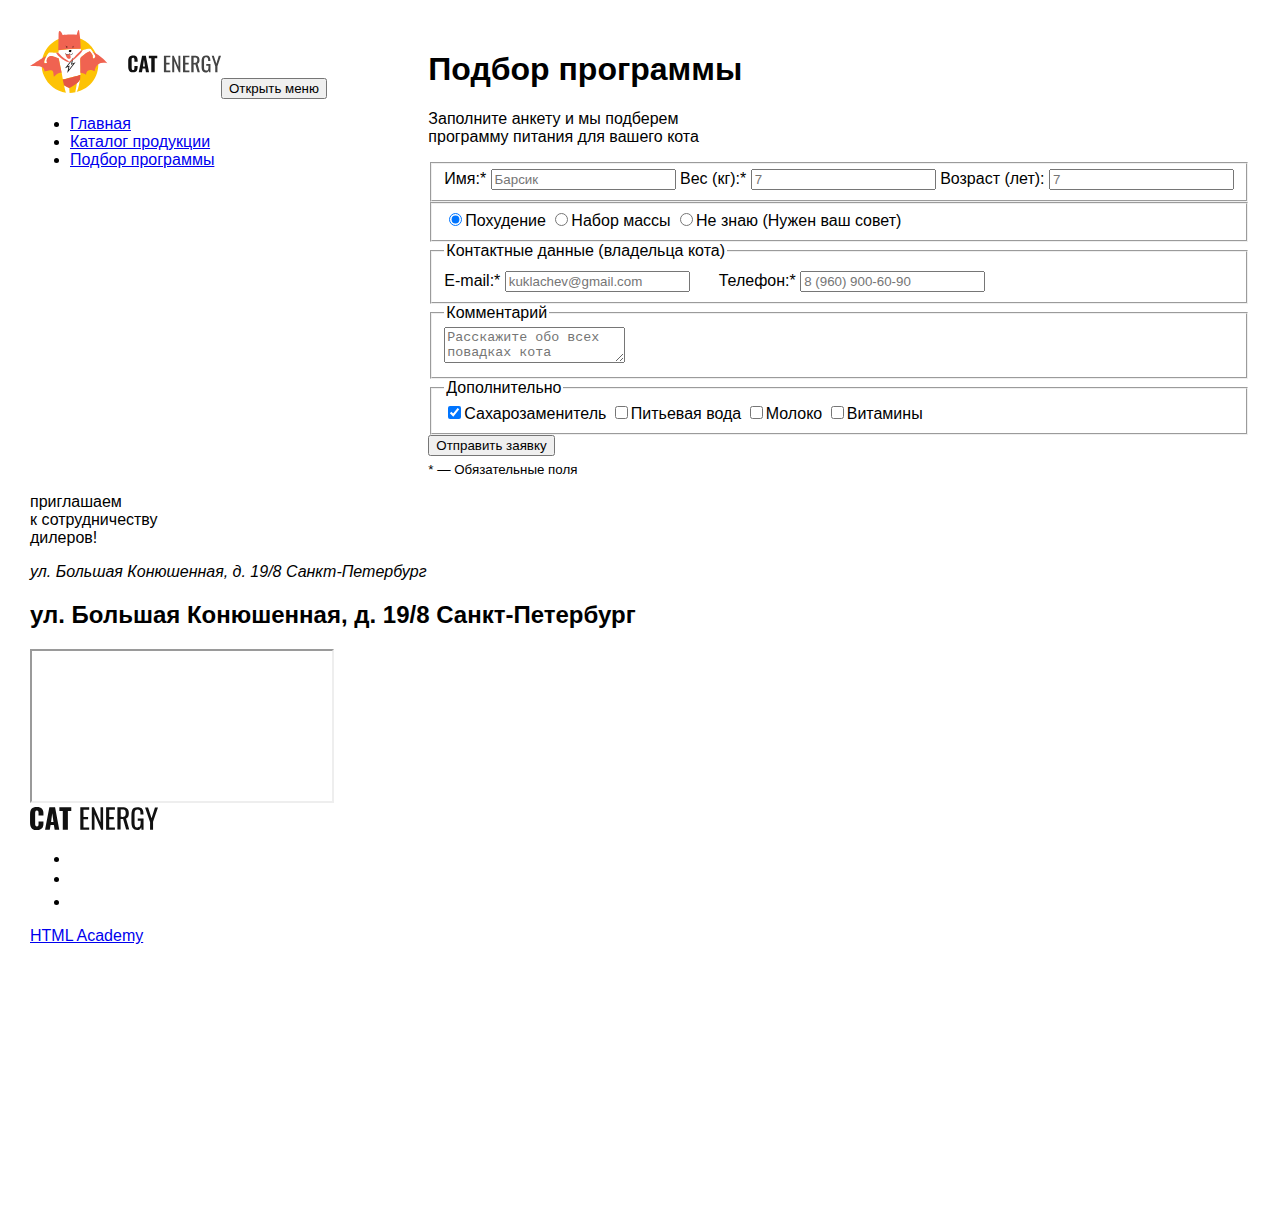
<file: form.html>
<!DOCTYPE html><html lang="ru"><head><meta charset="UTF-8"><meta name="viewport" content="width=device-width,initial-scale=1"><title>Подбор Программы</title><link rel="preload" href="fonts/oswaldregular.woff2" as="font" type="font/woff2" crossorigin><link rel="stylesheet" href="css/style.min.css"></head><body><header class="page-header"><div class="page-header__wrapper"><a class="page-header__logo" href="index.html"><picture><source media="(min-width: 1300px)" srcset="img/logo-desktop.svg"><source media="(min-width: 768px)" srcset="img/logo-tablet.svg"><img class="page-header__logo-image" width="191" src="img/logo-mobile.svg" alt="Логотип Кэт Энерджи"></picture></a><button type="button" class="page-header__toggle">Открыть меню</button></div><nav class="main-nav"><ul class="main-nav__list site-list"><li class="site-list__item"><a class="site-list__link" href="index.html">Главная</a></li><li class="site-list__item"><a class="site-list__link" href="catalog.html">Каталог продукции</a></li><li class="site-list__item site-list__item--active"><a class="site-list__link" href="#">Подбор программы</a></li></ul></nav></header><main class="main-form"><h1 class="main-form__heading">Подбор программы</h1><p class="main-form__description">Заполните анкету и мы подберем<br>программу питания для вашего кота</p><form class="form" id="form" action="https://echo.htmlacademy.ru" method="POST"><div class="form__cat-bio-wrapper"><fieldset class="cat-bio"><label class="cat-bio__label">Имя:* <input class="cat-bio__input text-field text-field--valid" type="text" name="name" placeholder="Барсик"></label> <label class="cat-bio__label">Вес (кг):* <input class="cat-bio__input text-field text-field--valid" type="number" name="weight" min="1" placeholder="7"></label> <label class="cat-bio__label">Возраст&nbsp;(лет): <input class="cat-bio__input text-field" type="number" name="age" min="0" placeholder="7"></label></fieldset><fieldset class="cat-bio cat-bio--border"><label class="cat-bio__label cat-bio__label--radio"><input class="cat-bio__radio visually-hidden" type="radio" name="diet" value="slim" checked="checked">Похудение <span class="radio-checkbox"></span></label> <label class="cat-bio__label cat-bio__label--radio"><input class="cat-bio__radio visually-hidden" type="radio" name="diet" value="mass">Набор массы <span class="radio-checkbox"></span></label> <label class="cat-bio__label cat-bio__label--radio"><input class="cat-bio__radio visually-hidden" type="radio" name="diet" value="advice">Не знаю (Нужен ваш совет) <span class="radio-checkbox"></span></label></fieldset></div><fieldset class="cat-owner"><legend class="cat-owner__title">Контактные данные (владельца кота)</legend><div class="cat-owner__wrapper"><label class="cat-owner__label cat-owner__label--email">E-mail:* <input class="cat-owner__input text-field text-field--valid" type="email" name="email" placeholder="kuklachev@gmail.com"> <svg class="cat-owner__icon" width="20" height="13" fill="#222222"><use xlink:href="img/sprite.svg#sprite-icon-mail"></use></svg></label> <label class="cat-owner__label cat-owner__label--number">Телефон:* <input class="cat-owner__input text-field text-field--valid" type="tel" name="phone" placeholder="8 (960) 900-60-90"> <svg class="cat-owner__icon" width="20" height="20px" fill="#222222"><use xlink:href="img/sprite.svg#sprite-icon-phone"></use></svg></label></div></fieldset><fieldset class="cat-comment"><legend class="cat-comment__title">Комментарий</legend><textarea class="cat-comment__textarea" name="comment" placeholder="Расскажите обо всех повадках кота"></textarea></fieldset><fieldset class="cat-additionaly"><legend class="cat-additionaly__title">Дополнительно</legend><div class="cat-additionaly__wrapper"><label class="cat-additionaly__label"><input class="cat-additionaly__checkbox visually-hidden" type="checkbox" name="sugar" checked="checked">Сахарозаменитель <span class="radio-checkbox radio-checkbox--radius"></span></label> <label class="cat-additionaly__label"><input class="cat-additionaly__checkbox visually-hidden" type="checkbox" name="water">Питьевая вода <span class="radio-checkbox radio-checkbox--radius"></span></label> <label class="cat-additionaly__label"><input class="cat-additionaly__checkbox visually-hidden" type="checkbox" name="milk">Молоко <span class="radio-checkbox radio-checkbox--radius"></span></label> <label class="cat-additionaly__label"><input class="cat-additionaly__checkbox visually-hidden" type="checkbox" name="vitamins">Витамины <span class="radio-checkbox radio-checkbox--radius"></span></label></div></fieldset><div class="form__submit-wrapper"><button class="form__submit green-button" type="submit">Отправить заявку</button><br><sub class="form__sub-text">* — Обязательные поля</sub></div></form></main><footer class="footer"><div class="footer__map-wrapper"><div class="collab"><p class="collab__text">приглашаем<br>к сотрудничеству<br>дилеров!</p><address class="collab__address">ул. Большая Конюшенная, д. 19/8 <span>Санкт-Петербург</span></address></div><article class="map"><h2 class="visually-hidden">ул. Большая Конюшенная, д. 19/8 Санкт-Петербург</h2><noscript class="map__img-wrapper"><picture><source type="image/webp" media="(min-width: 1300px)" srcset="img/bg-map-desktop@1x.webp, img/bg-map-desktop@2x.webp 2x"><source type="image/webp" media="(min-width: 768px)" srcset="img/bg-map-tablet@1x.webp, img/bg-map-tablet@2x.webp 2x"><source type="image/webp" srcset="img/bg-map-mobile@1x.webp, img/bg-map-mobile@2x.webp 2x"><source media="(min-width: 1300px)" srcset="img/bg-map-desktop@1x.png, img/bg-map-desktop@2x.png 2x"><source media="(min-width: 768px)" srcset="img/bg-map-tablet@1x.png, img/bg-map-tablet@2x.png 2x"><img class="map__img" width="320" height="360" src="img/bg-map-mobile@1x.png" srcset="img/bg-map-mobile@2x.png 2x" alt="ул. Большая Конюшенная, д. 19/8 Санкт-Петербург"></picture></noscript><iframe class="map__iframe b-lazy" data-src="https://yandex.ru/map-widget/v1/?um=constructor%3A97129e3d5e68bca66cbcc82561c1106c7ef7ce60061e78b342d8c82772ac6baf&amp;source=constructor"></iframe></article></div><div class="footer__wrapper"><div class="footer__logo-wrapper"><a class="footer__logo" href="#"><img class="footer__logo-image b-lazy" width="128" src="[data-uri]" data-src="img/logo-footer.svg" alt="Логотип Кэт Энерджи"><noscript><img class="footer__logo-image" width="128" src="img/logo-footer.svg" alt="Логотип Кэт Энерджи"></noscript></a></div><ul class="social"><li class="social__item"><a class="social__link" href="#" title="vk"><svg class="social__icon" width="22" height="12"><use xlink:href="img/sprite.svg#sprite-icon-vk"></use></svg></a></li><li class="social__item"><a class="social__link social__link--insta" href="#" title="instagram"><svg class="social__icon" width="16" height="16"><use xlink:href="img/sprite.svg#sprite-icon-insta"></use></svg></a></li><li class="social__item"><a class="social__link" href="#" title="facebook"><svg class="social__icon" width="10" height="19"><use xlink:href="img/sprite.svg#sprite-icon-fb"></use></svg></a></li></ul><div class="copy"><a class="copy__link" href="https://htmlacademy.ru/intensive/adaptive"><p class="copy__text">HTML Academy</p><svg class="copy__logo-image" width="40"><use xlink:href="img/sprite.svg#sprite-htmlacademy"></use></svg></a></div></div></footer><script src="js/svg4everybody.min.js"></script><script>svg4everybody();</script><script src="js/script.min.js"></script><script>document.createElement("picture");</script></body></html>
</file>
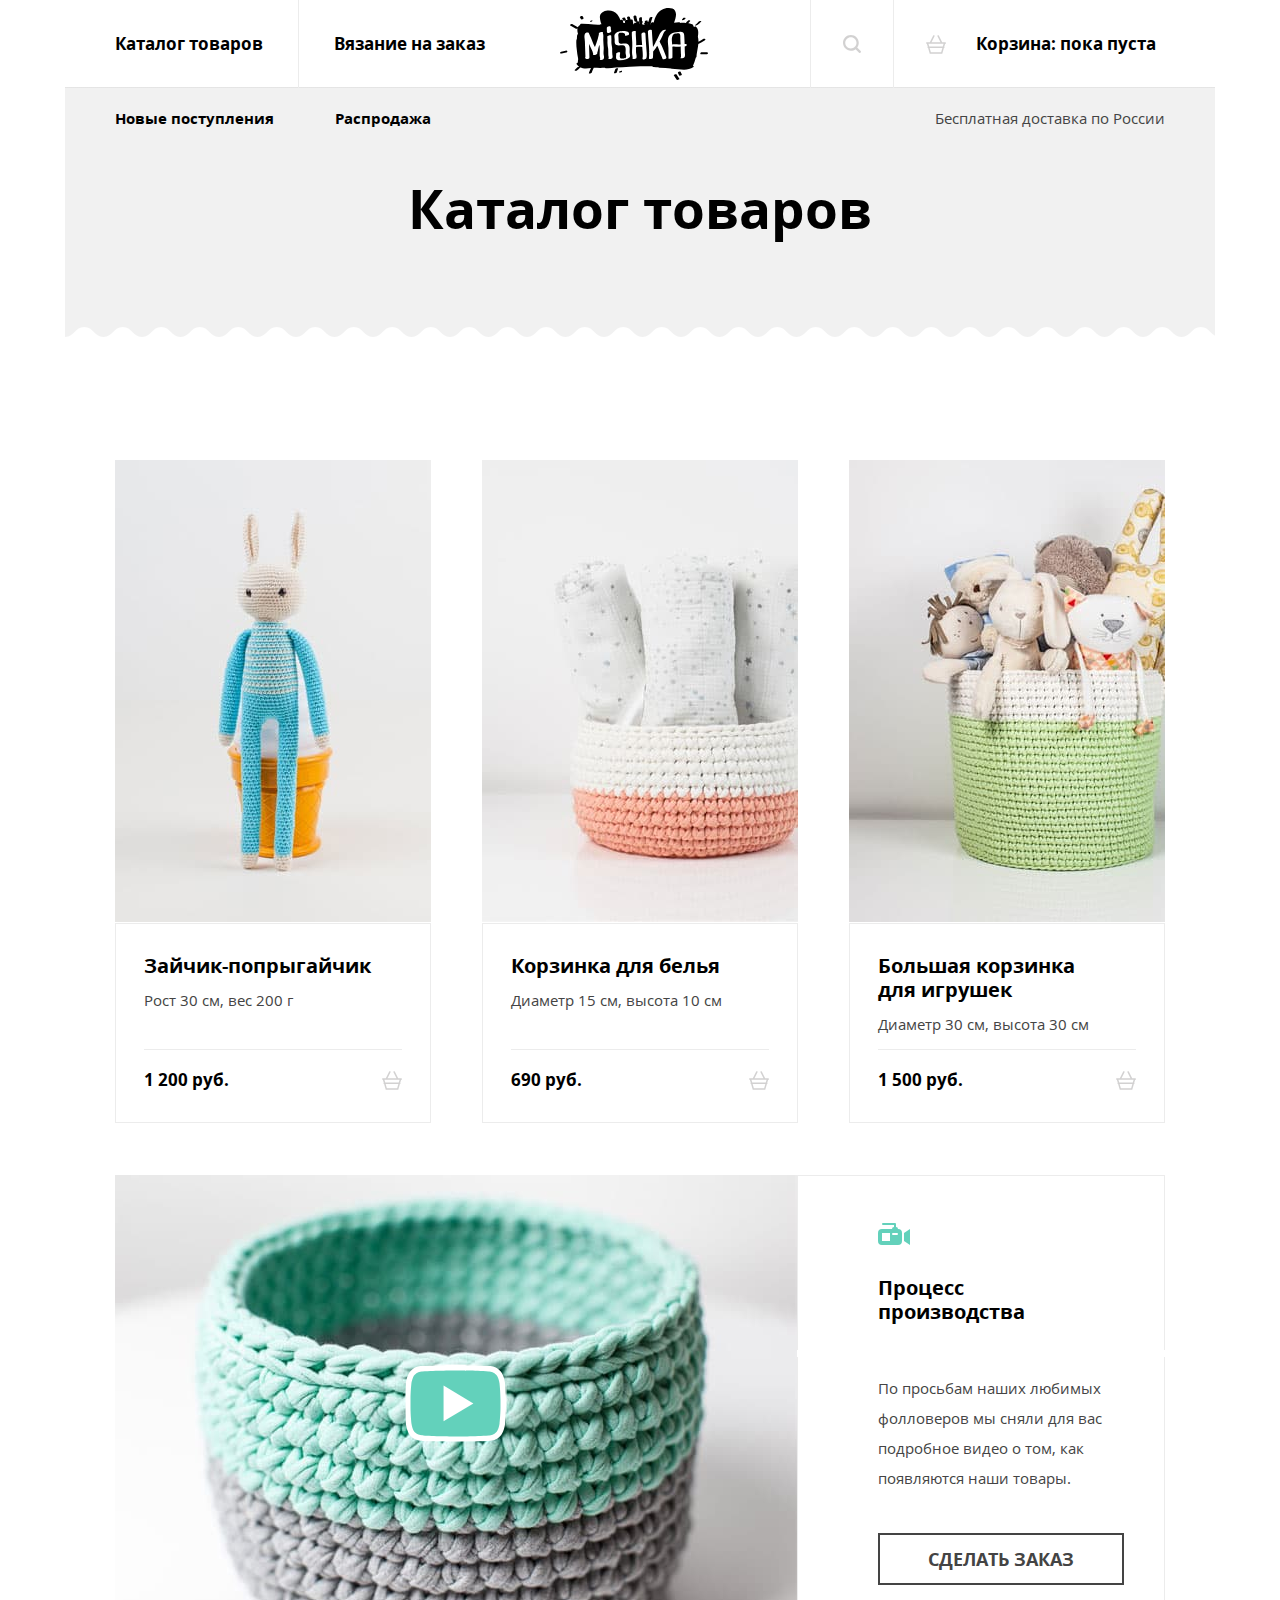
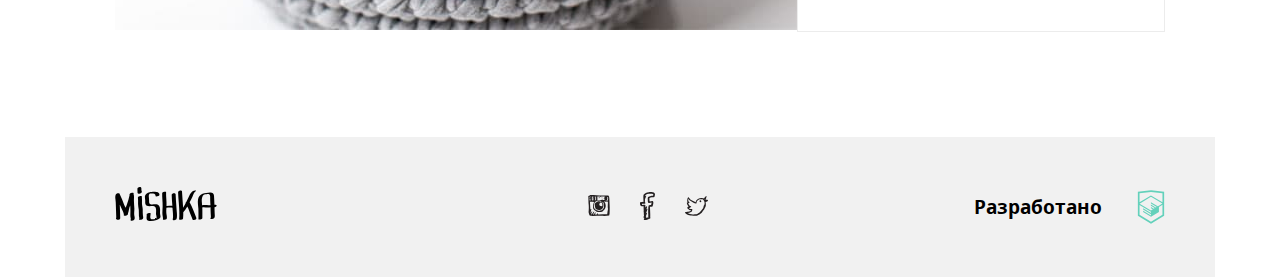
<file: mishka/catalog.html>
<!DOCTYPE html><html lang="ru"><head><meta charset="UTF-8"><meta name="viewport" content="width=device-width,initial-scale=1"><title>Mishka: Каталог</title><link rel="stylesheet" href="css/style.min.css"></head><body><header class="header header--bgcolor"><ul class="header__menu"><li class="header__item header__item--order"><ul><li><a href="index.html"><picture><source media="(min-width: 1150px)" srcset="img/logo-desktop.svg"><source media="(min-width: 768px)" srcset="img/logo-tablet.svg"><img class="header__logo" src="img/logo-mobile.svg" alt="Логотип"></picture></a></li></ul></li><li class="header__item header__item--pb-tablet header__item--order0"><div class="header__wrapper"><a class="header__link" href="#">Каталог товаров</a></div></li><li class="header__item header__item--pb-tablet header__item--order0"><div class="header__wrapper"><a class="header__link" href="form.html">Вязание на заказ</a></div></li><li class="header__item header__item--order header__item--search"><div class="header__wrapper"><a class="header__link" href="#"><svg class="header__img header__img--position" width="18px" height="18px" fill="#231F20"><use xlink:href="img/sprite.svg#sprite-search"></use></svg> Поиск по сайту</a></div></li><li class="header__item header__item--order"><div class="header__wrapper"><a class="header__link header__link--padding" href="#"><svg class="header__img" width="20px" height="19px" fill="#231F20"><use xlink:href="img/sprite.svg#sprite-cart"></use></svg> Корзина: пока пуста</a></div></li><li class="header__item header__item--display header__item--pb-desktop"><a class="header__link" href="#">Новые поступления</a></li><li class="header__item header__item--display header__item--pb-desktop"><a class="header__link" href="#">Распродажа</a></li><li class="header__item header__item--subtitle header__item--pb header__item--display"><span>Бесплатная доставка по России</span></li></ul></header><section class="modal"><div class="modal__wrapper"><h3 class="modal__title">Добавить в корзину</h3><p class="modal__description">Выберите размер:</p><form class="modal__form" action="#" method="POST"><div class="modal__list"><label class="modal__item"><input class="modal__input visually-hidden" id="S" type="radio" name="size" checked="checked"> <span class="modal__size">S</span></label> <label class="modal__item"><input class="modal__input visually-hidden" id="M" type="radio" name="size"> <span class="modal__size">M</span></label> <label class="modal__item"><input class="modal__input visually-hidden" id="L" type="radio" name="size"> <span class="modal__size">L</span></label></div><button class="modal__button button">Добавить</button></form></div></section><main class="main"><h1 class="main__title">Каталог товаров</h1><div class="main__wrapper"><article class="card"><picture><source media="(min-width: 1150px)" srcset="img/photo-hare-desktop@1x.jpg"><source media="(min-width: 768px)" srcset="img/photo-hare-tablet@1x.jpg"><img class="card__img" src="img/photo-hare-mobile@1x.jpg" alt="Зайчик-попрыгайчик"></picture><a class="card__info" href="#"><div class="card__wrapper"><h2 class="card__title">Зайчик-попрыгайчик</h2><p class="card__description">Рост 30 см, вес 200 г</p></div><strong class="card__price">1 200 руб. <button class="card__cart js-modal" type="button">Добавить в корзину <svg class="card__icon" width="20px" height="19px" fill="#231F20"><use xlink:href="img/sprite.svg#sprite-cart"></use></svg></button></strong></a></article><article class="card"><picture><source media="(min-width: 1150px)" srcset="img/photo-bowl-desktop@1x.jpg"><source media="(min-width: 768px)" srcset="img/photo-bowl-tablet@1x.jpg"><img class="card__img" src="img/photo-bowl-mobile@1x.jpg" alt="Зайчик-попрыгайчик"></picture><a class="card__info" href="#"><div class="card__wrapper"><h2 class="card__title">Корзинка для белья</h2><p class="card__description">Диаметр 15 см, высота 10 см</p></div><strong class="card__price">690 руб. <button class="card__cart js-modal" type="button">Добавить в корзину <svg class="card__icon" width="20px" height="19px" fill="#231F20"><use xlink:href="img/sprite.svg#sprite-cart"></use></svg></button></strong></a></article><article class="card"><picture><source media="(min-width: 1150px)" srcset="img/photo-toys-desktop@1x.jpg"><source media="(min-width: 768px)" srcset="img/photo-toys-tablet@1x.jpg"><img class="card__img" src="img/photo-toys-mobile@1x.jpg" alt="Зайчик-попрыгайчик"></picture><a class="card__info card__info--big" href="#"><div class="card__wrapper"><h2 class="card__title">Большая корзинка для игрушек</h2><p class="card__description">Диаметр 30 см, высота 30 см</p></div><strong class="card__price">1 500 руб. <button class="card__cart js-modal" type="button">Добавить в корзину <svg class="card__icon" width="20px" height="19px" fill="#231F20"><use xlink:href="img/sprite.svg#sprite-cart"></use></svg></button></strong></a></article></div><article class="video"><h2 class="video__title video__order">Процесс производства</h2><div class="video__wrapper-play video__order video__order--top"><picture><source media="(min-width: 1150px)" srcset="img/video-desktop@1x.jpg"><source media="(min-width: 768px)" srcset="img/video-tablet@1x.jpg"><img src="img/video-mobile@1x.jpg" alt="Видео процесс производства"></picture><a class="video__play" href="#" title="Запустить видео: процесс производства"></a></div><div class="video__wrapper video__order"><p class="video__description">По просьбам наших любимых фолловеров мы сняли для вас подробное видео о том, как появляются наши товары.</p><a class="video__button button button--scale" href="form.html">Сделать заказ</a></div></article></main><footer class="footer"><a href="#"><svg class="footer__logo" width="102" height="34"><use xlink:href="img/sprite.svg#sprite-footer"></use></svg></a><ul class="footer__list"><li class="footer__item"><a class="footer__link" href="#" title="instagram"><svg class="footer__img" width="22px" height="21px" fill="#231F20"><use xlink:href="img/sprite.svg#sprite-insta"></use></svg></a></li><li class="footer__item"><a class="footer__link" href="#" title="facebook"><svg class="footer__img" width="15px" height="28px" fill="#231F20"><use xlink:href="img/sprite.svg#sprite-facebook"></use></svg></a></li><li class="footer__item"><a class="footer__link" href="#" title="twitter"><svg class="footer__img" width="23px" height="20px" fill="#231F20"><use xlink:href="img/sprite.svg#sprite-twitter"></use></svg></a></li></ul><a class="footer__copy" href="#">Разработано <svg class="footer__img" width="40" height="40" fill="#63d1bb"><use xlink:href="img/sprite.svg#sprite-htmlacademy"></use></svg></a></footer><script src="js/script.min.js"></script></body></html>
</file>
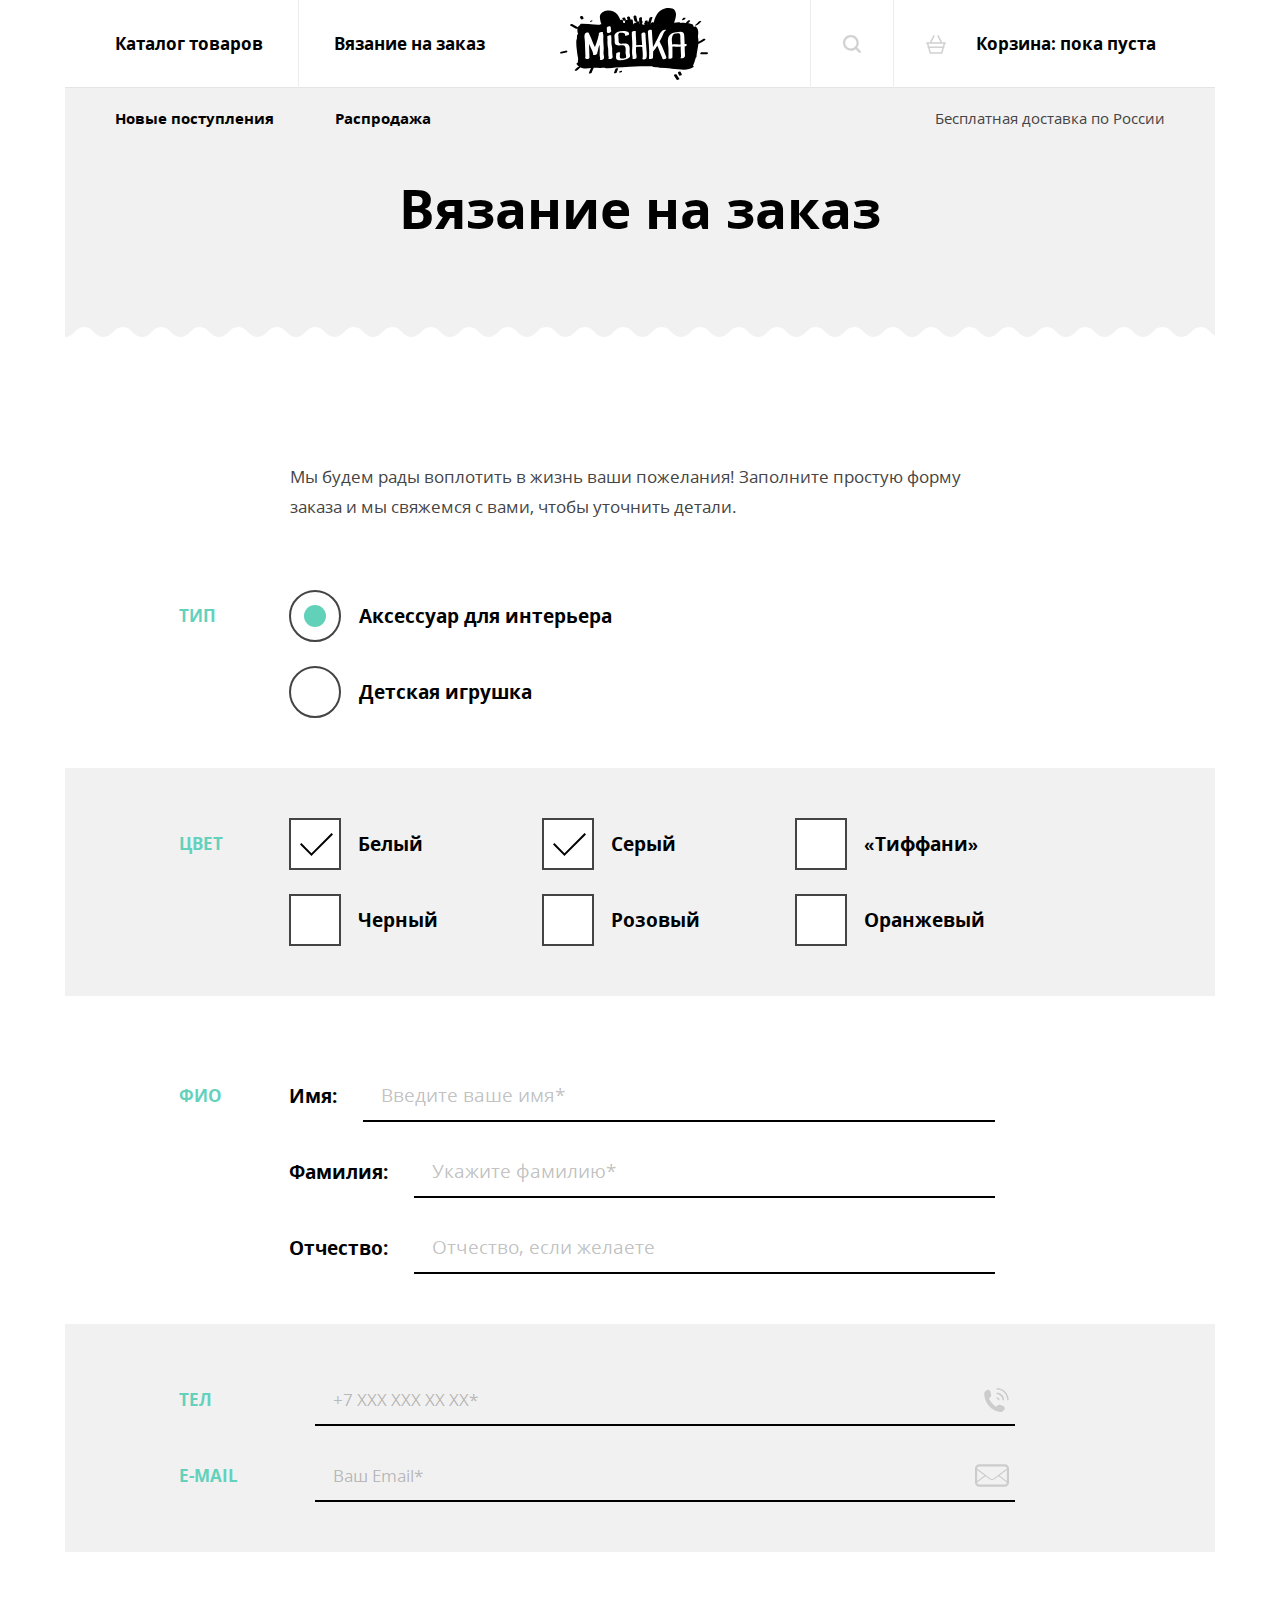
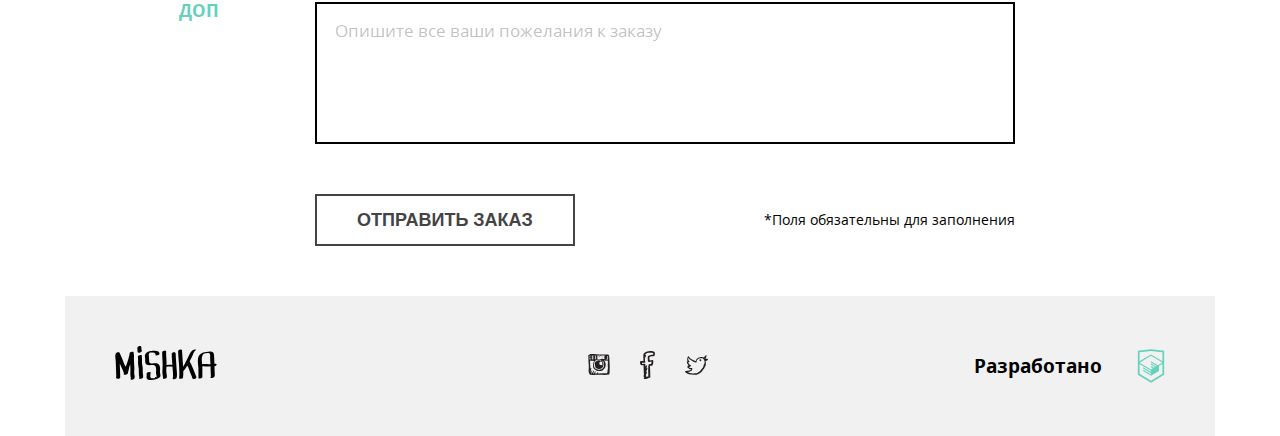
<file: mishka/form.html>
<!DOCTYPE html><html lang="en"><head><meta charset="UTF-8"><meta name="viewport" content="width=device-width,initial-scale=1"><title>Mishka: На заказ</title><link rel="stylesheet" href="css/style.min.css"></head><body><header class="header header--bgcolor"><ul class="header__menu"><li class="header__item header__item--order"><ul><li><a href="index.html"><picture><source media="(min-width: 1150px)" srcset="img/logo-desktop.svg"><source media="(min-width: 768px)" srcset="img/logo-tablet.svg"><img class="header__logo" src="img/logo-mobile.svg" alt="Логотип"></picture></a></li></ul></li><li class="header__item header__item--pb-tablet header__item--order0"><div class="header__wrapper"><a class="header__link" href="catalog.html">Каталог товаров</a></div></li><li class="header__item header__item--pb-tablet header__item--order0"><div class="header__wrapper"><a class="header__link" href="#">Вязание на заказ</a></div></li><li class="header__item header__item--order header__item--search"><div class="header__wrapper"><a class="header__link" href="#"><svg class="header__img header__img--position" width="18px" height="18px" fill="#231F20"><use xlink:href="img/sprite.svg#sprite-search"></use></svg> Поиск по сайту</a></div></li><li class="header__item header__item--order"><div class="header__wrapper"><a class="header__link header__link--padding" href="#"><svg class="header__img" width="20px" height="19px" fill="#231F20"><use xlink:href="img/sprite.svg#sprite-cart"></use></svg> Корзина: пока пуста</a></div></li><li class="header__item header__item--display header__item--pb-desktop"><a class="header__link" href="#">Новые поступления</a></li><li class="header__item header__item--display header__item--pb-desktop"><a class="header__link" href="#">Распродажа</a></li><li class="header__item header__item--subtitle header__item--pb header__item--display"><span>Бесплатная доставка по России</span></li></ul></header><main class="main main--padding"><h1 class="main__title main__title--form">Вязание на заказ</h1><p class="main__description">Мы будем рады воплотить в жизнь ваши пожелания! Заполните простую форму заказа и мы свяжемся с вами, чтобы уточнить детали.</p><form class="form" action="#" method="POST"><div class="form__field"><h3 class="form__title form__line form__title--width">Тип</h3><div><label class="check"><input class="check__input" type="radio" name="handmade" id="interior" checked="checked">Аксессуар для интерьера <span class="check__box check__box--radius"></span></label> <label class="check"><input class="check__input" type="radio" name="handmade" id="toy">Детская игрушка <span class="check__box check__box--radius"></span></label></div></div><div class="form__field form__field--grey"><h3 class="form__title form__title--margin form__line">Цвет</h3><div class="form__wrapper form__wrapper--check"><label class="check check--width"><input class="check__input" type="checkbox" name="white" checked="checked">Белый <span class="check__box"></span></label> <label class="check check--width"><input class="check__input" type="checkbox" name="gray" checked="checked">Серый <span class="check__box"></span></label> <label class="check check--width"><input class="check__input" type="checkbox" name="Tiffany">«Тиффани» <span class="check__box"></span></label> <label class="check check--width"><input class="check__input" type="checkbox" name="black">Черный <span class="check__box"></span></label> <label class="check check--width"><input class="check__input" type="checkbox" name="pink">Розовый <span class="check__box"></span></label> <label class="check check--width"><input class="check__input" type="checkbox" name="orange">Оранжевый <span class="check__box"></span></label></div></div><div class="form__field form__field--column"><h3 class="form__title form__title--margin form__line">ФИО</h3><div class="form__wrapper form__wrapper--padding"><label class="textfield textfield--margin-top">Имя: <input class="textfield__input" type="text" name="name" placeholder="Введите ваше имя*"></label> <label class="textfield textfield--margin-top">Фамилия: <input class="textfield__input" type="text" name="surname" placeholder="Укажите фамилию*"></label> <label class="textfield textfield--margin-top">Отчество: <input class="textfield__input" type="text" name="patronymic" placeholder="Отчество, если желаете"></label></div></div><div class="form__field form__field--grey"><label class="textfield textfield--margin form__title form__line">тел <input class="textfield__input textfield__input--width" type="tel" name="tel" placeholder="+7 ХХХ ХХХ ХХ ХХ*"> <svg class="textfield__icon" fill="#cccccc" width="25px" height="24px"><use xlink:href="img/sprite.svg#sprite-phone"></use></svg></label> <label class="textfield textfield--margin form__title form__line form__line--cut">E-mail <input class="textfield__input textfield__input--width" type="email" name="email" placeholder="Ваш Email*"> <svg class="textfield__icon" fill="#cccccc" width="34px" height="34px"><use xlink:href="img/sprite.svg#sprite-mail"></use></svg></label></div><div class="form__field"><label class="textfield textfield--margin textfield--mt form__title form__line">Доп <textarea class="textfield__input textfield__input--width textfield__textarea" name="more" placeholder="Опишите все ваши пожелания к заказу"></textarea></label></div><div class="form__field form__field--submit"><p class="form__placeholder">*Поля обязательны для заполнения</p><button class="form__submit button" type="submit">ОТПРАВИТЬ ЗАКАЗ</button></div></form></main><footer class="footer"><a href="#"><svg class="footer__logo" width="102" height="34"><use xlink:href="img/sprite.svg#sprite-footer"></use></svg></a><ul class="footer__list"><li class="footer__item"><a class="footer__link" href="#" title="instagram"><svg class="footer__img" width="22px" height="21px" fill="#231F20"><use xlink:href="img/sprite.svg#sprite-insta"></use></svg></a></li><li class="footer__item"><a class="footer__link" href="#" title="facebook"><svg class="footer__img" width="15px" height="28px" fill="#231F20"><use xlink:href="img/sprite.svg#sprite-facebook"></use></svg></a></li><li class="footer__item"><a class="footer__link" href="#" title="twitter"><svg class="footer__img" width="23px" height="20px" fill="#231F20"><use xlink:href="img/sprite.svg#sprite-twitter"></use></svg></a></li></ul><a class="footer__copy" href="#">Разработано <svg class="footer__img" width="40" height="40" fill="#63d1bb"><use xlink:href="img/sprite.svg#sprite-htmlacademy"></use></svg></a></footer></body></html>
</file>
<file: sources/cinemaddict/css/main.css>
:root {
  --text-color: #fff;
  --text-color-active: #ffe800;
  --text-color-good: #7bc549;
  --text-color-average: #e49a27;
  --text-color-poor: red;

  --outline-color: #31353f;

  --horizontal-gap: 20px;
  --vertical-gap: 28px;

  --font:'Open Sans', 'Arial', sans-serif;
  --font-size: 16px;
  --font-size-smaller: 14px;
  --font-size-bigger: 20px;
}

@font-face {
  font-family: 'Open Sans';
  font-style: normal;
  font-weight: 400;
  src: local('Open Sans Regular'), local('OpenSans-Regular'), url('../fonts/OpenSans-Regular.woff2') format('woff2');
}

@font-face {
  font-family: 'Open Sans';
  font-style: normal;
  font-weight: 700;
  src: local('Open Sans Bold'), local('OpenSans-Bold'), url('../fonts/OpenSans-Bold.woff2') format('woff2');
}

@font-face {
  font-family: 'Open Sans';
  font-style: normal;
  font-weight: 800;
  src: local('Open Sans ExtraBold'), local('OpenSans-ExtraBold'), url('../fonts/OpenSans-ExtraBold.woff2') format('woff2');
}

html {
  background: #121213 url('../images/background.png') no-repeat 60% 0;
  display: flex;
  color: var(--text-color);
  font-size: var(--font-size);
  font-family: var(--font);
  justify-content: center;
  min-width: 1240px;
  position: relative;
  min-height: 100%;
  -webkit-font-smoothing: antialiased
}

.visually-hidden {
  position: absolute !important;
  clip: rect(1px 1px 1px 1px);
  clip: rect(1px, 1px, 1px, 1px);
  padding: 0 !important;
  border: 0 !important;
  height: 1px !important;
  width: 1px !important;
  overflow: hidden;
}

body {
  box-sizing: border-box;
  max-width: 1240px;
  padding: var(--vertical-gap) var(--horizontal-gap) 0;
  width: 100%;
}

.hide-overflow {
  overflow: hidden;
}

a:link {
  opacity: 1;
  text-decoration: none;
  transition: opacity 0.1s ease-in;
}

a:hover {
  opacity: 0.7;
}

button {
  cursor: pointer;
}

.header {
  align-items: center;
  box-sizing: border-box;
  display: flex;
  padding-bottom: 80px;
}

.header__logo {
  margin-right: 68px;
  flex-basis: 165px;
  flex-grow: 0;
  flex-shrink: 0;
}

.logo {
  cursor: default;
  font-size: 28px;
  font-weight: 700;
  letter-spacing: 4px;
  text-align: center;
  text-transform: uppercase;
}

.logo--smaller {
  animation: none;
  font-size: var(--font-size);
  letter-spacing: normal;
}

.search {
  position: relative;
  display: flex;
  justify-content: center;
}

.search__film-icon {
  position: absolute;
  top: 16px;
  left: 18px;

  transition: all 0.4s;
}

.search__field:focus ~ .search__film-icon {
  fill: #ffe800;
}

.search__field {
  background-color: #121213;
  border: solid 1px #7171d8;
  border-radius: 4px;
  box-sizing: border-box;
  color: #f9f9f9;
  font-size: 20px;
  font-family: var(--font);
  height: 50px;
  padding: calc((50px - var(--font-size)) / 2) 20px;
  padding-left: 53px;
  width: 615px;
  outline: none;
  transition: all 0.4s;
}

.search__field::placeholder {
  color: #f9f9f9;
  transition: all 0.4s;
}

.search__field:focus {
  color: #ffe800;
  border-color: #ffe800;
}

.search__field:focus::placeholder {
  color: #ffe800;
}

.search__reset {
  position: absolute;
  top: 9px;
  right: 8px;

  width: 30px;
  height: 30px;

  font-size: 0;

  background-color: transparent;
  border:none;

  cursor: pointer;
  outline: none;
}

.search__reset:hover,
.search__reset:focus {
  opacity: 0.7;
}

.search__reset:before,
.search__reset:after {
  content: "";

  position: absolute;
  top: 50%;
  left: 19%;

  width: 20px;
  height: 1px;

  background-color: #7171d8;

  transition: all 0.4s;
}

.search__reset:before {
  transform: rotate(45deg) translate(0, -50%);
}

.search__reset:after {
  transform: rotate(-45deg) translate(0, -50%);
}

.search__field:focus ~ .search__reset::before,
.search__field:focus ~ .search__reset::after {
  background-color: #ffe800;
}

.profile {
  display: flex;
  align-items: center;
  margin-left: auto;
}

.profile__rating {
  font-size: 20px;
}

.profile__avatar {
  display: block;
  margin-left: 15px;
}

.main-navigation {
  border-bottom: solid 2px var(--outline-color);
  display: flex;
  align-items: flex-start;
  justify-content: center;
  font-size: var(--font-size-bigger);
  font-weight: 800;
}

.main-navigation__items {
  display: flex;
  align-items: flex-start;
  justify-content: center;
}

.main-navigation__item {
  color: var(--text-color);
  margin-right: 40px;
  padding: var(--vertical-gap) 0;
}

.main-navigation__item:first-child {
  margin-right: 130px;
}

.main-navigation__item-count {
  background:rgba(0,46,255, 0.4);
  border-radius: 18px;
  font-weight: 500;
  padding: 0 10px;
  width: 1em;
}

.main-navigation__additional {
  margin-left: auto;
  padding: var(--vertical-gap) 0;
  color: var(--text-color);
}

.main-navigation__item--active,
.main-navigation__additional--active {
  color: var(--text-color-active);
}

.result {
    border-bottom: solid 2px var(--outline-color);
    display: flex;
    flex-basis: 100%;
    font-size: var(--font-size-bigger);
    font-weight: 800;
}

.result__text {
  margin: 0;
  padding-top: 28px;
  padding-bottom: 28px;
}

.sort {
  display: flex;

  padding-left: 0;
  list-style: none;
}

.sort__button {
  display: block;
  margin-right: 32px;
  padding: 0;

  color: #ffffff;
  text-decoration: none;

  background-color: transparent;
  border: none;

  outline: none;
  cursor: pointer;
}

.sort__button:hover {
  opacity: 0.7;
}

.sort__button--active {
  color: #ffe800;
}

.films {
  display: flex;
  flex-wrap: wrap;
}

.films-list {
  flex-basis: 100%;
  flex-shrink: 0;
  padding-bottom: 60px;
}

.films-list__container {
  align-items: baseline;
  display: flex;
  flex-wrap: wrap;
  padding-bottom: var(--vertical-gap);
}

.films-list .film-card {
  margin-top: 50px;
}


.film-card {
  flex-basis: 230px;
  flex-shrink: 0;
  flex-grow: 0;
  margin-right: 10px;
  padding-top: calc(340px + 50px + 10px);
  position: relative;
}

.film-card--no-controls {
  padding-top: calc(340px + 10px);
}

.film-card__title,
.film-card__rating {
  display: inline;
  font-weight: 700;
}

.film-card__title {
  margin-right: 0.5em;
}

.film-card__rating,
.film-card__rating--good {
  color: var(--text-color-good);
}

.film-card__rating--average {
  color: var(--text-color-average);
}

.film-card__rating--poor {
  color: var(--text-color-poor);
}

.film-card__info span {
  margin-right: 10px;
}

.film-card__poster {
  border: dotted 1px rgba(255, 255, 255, 0.1);
  border-radius: 4px;
  bottom: calc(100% - 340px - 50px);
  height: 340px;
  overflow: hidden;
  position: absolute;
  transition: bottom 0.2s ease-out;
  width: 100%;
  z-index: 1;
}

.film-card--no-controls .film-card__poster {
  bottom: calc(100% - 340px);
  transition: none;
}

.film-card__description {
  font-size: var(--font-size-smaller);
  padding-right: 30px;
}

.film-card__comments {
  background: none;
  border: 0;
  color: #687fad;
  cursor: pointer;
  font-family: var(--font);
  font-size: var(--font-size);
  margin: 0;
  opacity: 1;
  padding: 0;
  transition: opacity 0.1s ease-out;
}

.film-card__comments:hover {
  opacity: 0.7;
}

.film-card__controls {
  align-items: flex-end;
  bottom: calc(100% - 340px - 50px);
  display: flex;
  height: 0;
  justify-content: space-between;
  line-height: 50px;
  overflow: hidden;
  padding: 10px 0;
  position: absolute;
  transition: height 0.1s ease-in;
  width: 100%;
}

.film-card__controls-item {
  background-color: transparent;
  background-position: center;
  background-repeat: no-repeat;
  border: none;
  border-right: solid 1px var(--outline-color);
  box-sizing: border-box;
  flex-basis: 33%;
  height: 30px;
  opacity: 1;
  text-indent: -900em;
  transition: opacity 0.1s ease-in;
}

.film-card__controls-item:last-of-type {
  border-right: 0;
}

.film-card__controls-item:not(.film-card__controls-item--active):hover {
  opacity: 0.7;
}

.film-card__controls-item--add-to-watchlist {
  background-image: url('../images/icons/icon-watchlist.svg');
  background-size: 17px 15px;
}

.film-card__controls-item--mark-as-watched {
  background-image: url('../images/icons/icon-watched.svg');
  background-size: 14px 10px;
}

.film-card__controls-item--favorite {
  background-image: url('../images/icons/icon-favorite.svg');
  background-size: 18px 18px;
}

.film-card__controls-item--active.film-card__controls-item--add-to-watchlist {
  background-image: url('../images/icons/icon-watchlist-active.svg')
}

.film-card__controls-item--active.film-card__controls-item--mark-as-watched {
  background-image: url('../images/icons/icon-watched-active.svg')
}

.film-card__controls-item--active.film-card__controls-item--favorite {
  background-image: url('../images/icons/icon-favorite-active.svg')
}


.film-card .film-card__poster {
  bottom: calc(100% - 340px);
}

.film-card .film-card__controls {
  height: 50px;
}



.films-list__show-more {
  background: none;
  border: solid 1px var(--outline-color);
  border-radius: 4px;
  box-sizing: border-box;
  color: var(--text-color);
  font-family: var(--font);
  font-size: var(--font-size-smaller);
  height: 60px;
  opacity: 1;
  transition: opacity 0.1s ease-in;
  width: 100%;
}

.films-list__show-more:hover {
  opacity: 0.7;
}

.films-list--extra {
  box-sizing: border-box;
  flex-basis: 50%;
  flex-grow: 0;
  flex-shrink: 0;
  padding-bottom: 0;
}

.films-list--extra:last-of-type {
  position: relative;
}

.films-list--extra:last-of-type::before {
  border-left: solid 1px var(--outline-color);
  bottom: 20px;
  content: '';
  height: calc(100% - 20px * 2);
  left: calc(-1 * var(--horizontal-gap) * 1.5);
  position: absolute;
  top: 20px;
  width: 0;
}

.films-list--extra .films-list__container {
  padding: var(--vertical-gap) 40px;
}


.footer {
  align-items: center;
  background: url('../images/background.png') no-repeat 50% 0;
  display: flex;
  height: 100px;
}

.footer__logo {
  margin-right: auto;
}

.details {
  overflow: hidden;
}

.film-details {
  position: fixed;
  height: 100vh;
  top: 0;
  right: 0;
  left: 10%;
  z-index: 1;
  background-color: #212126;
  box-shadow: -3px 2px 13px 0 #141628;
  overflow-x: hidden;
  overflow-y: auto;
}

.film-details__inner {
  background-color: #212126;
}

.film-details__top-container {
  padding-top: 30px;
  padding-left: 10px;
  padding-right: 10px;
}

.film-details__middle-container {
  background-color: #121213;
  padding: 0 10px;
}

.film-details__bottom-container {
  width: 1070px;
  margin: 0 auto;
  padding-top: 40px;
  padding-bottom: 64px;
  padding-left: 10px;
  padding-right: 10px;
}

.film-details__close {
  display: flex;
  width: 1070px;
  margin: 0 auto;
}
.film-details__close-btn {
  position: relative;
  font-size: 0;
  padding: 0;
  border: 0;
  background-color: transparent;
  margin: 0 0 30px auto;
  width: 25px;
  height: 25px;
  outline: none;
}
.film-details__close-btn::before {
  content: "✕";
  position: absolute;
  left: 0;
  top: 0;
  font-size: 25px;
  line-height: 1;
  color: #8da5aa;
  cursor: pointer;
  font-weight: bold;
}
.film-details__close-btn:hover::before {
  opacity: 0.7;
}
.film-details__info-wrap {
  display: flex;
  justify-content: space-between;
  width: 1070px;
  margin-left: auto;
  margin-right: auto;
  margin-bottom: 37px;
}
.film-details__poster {
  display: flex;
  flex-direction: column;
}
.film-details__age {
  margin: 0;
  margin-top: 50px;
}
.film-details__poster-img {
  display: flex;
  width: 338px;
  height: 500px;
  object-fit: contain;
}
.film-details__info {
  width: 680px;
}
.film-details__info-head {
  display: flex;
  margin-bottom: 24px;
}
.film-details__title-wrap {
  width: 540px;
}
.film-details__title {
  font-size: 50px;
  margin: 0;
}
.film-details__title-original {
  font-size: 21px;
  margin: 0;
}
.film-details__rating {
  width: 120px;
  margin-left: auto;
}
.film-details__total-rating {
  margin: 0;
  font-size: 50px;
  font-weight: bold;
  color: #42cd51;
}
.film-details__user-rating {
  margin: 0;
  font-size: 21px;
  color: #687fad
}
.film-details__row {
  margin: 7px 0;
  font-size: 21px;
  box-sizing: content-box;
}
.film-details__row td {
  padding-top: 6px;
  padding-bottom: 6px;
  vertical-align: top;
}
.film-details__term {
  width: 140px;
  padding-right: 15px;
}
.film-details__cell {
  width: 330px;
  font-weight: 600;
}
.film-details__genre {
  padding-right: 15px;
}
.film-details__table {
  margin-bottom: 37px;
}
.film-details__film-description {
  width: 650px;
  font-size: 21px;
  font-weight: 600;
  line-height: 1.57;
  margin: 0;
}
.film-details__age {
  font-size: 21px;
}
.film-details__controls {
  width: 1070px;
  margin: 0 auto;
  border-top: 1px solid #31353f;
  border-bottom: 1px solid #31353f;
  padding: 22px 50px;
  display: flex;
}
.film-details__control-label {
  position: relative;
  padding-left: 80px;
  width: 280px;
  font-size: 21px;
  cursor: pointer;
}
.film-details__control-label:not(:first-of-type) {
  border-left: 1px solid #31353f
}
.film-details__control-label:hover {
  opacity: 0.7;
}
.film-details__control-label::before {
  content: '';
  width: 17px;
  height: 17px;
  position: absolute;
  top: 3px;
  left: 40px;
  background-color: transparent;
}
.film-details__control-label--watchlist::before {
  background: url("../images/icons/icon-watchlist.svg") no-repeat;
  background-size: 17px 15px;
}
.film-details__control-label--watched::before {
  background: url("../images/icons/icon-watched.svg") no-repeat;
  background-size: 17px 10px;
  top: 7px;
}
.film-details__control-label--favorite::before {
  background: url("../images/icons/icon-favorite.svg") no-repeat;
  background-size: 18px;
}
.film-details__control-input:checked + .film-details__control-label {
  color: #f5df00;
}
.film-details__control-input:checked + .film-details__control-label--watchlist::before {
  background-image: url("../images/icons/icon-watchlist-active.svg");
}
.film-details__control-input:checked + .film-details__control-label--watched::before {
  background-image: url("../images/icons/icon-watched-active.svg");
}
.film-details__control-input:checked + .film-details__control-label--favorite::before {
  background-image: url("../images/icons/icon-favorite-active.svg");
}
.film-details__comment {
  display: flex;
  margin-bottom: 24px;
}

.film-details__comment-emoji {
  font-size: 50px;
  margin-right: 20px;
  margin-left: 7px;
}
.film-details__new-comment {
  display: flex;
  align-items: center;
  padding-bottom: 60px;
  position: relative;
}
.film-details__add-emoji-label {
  width: 79px;
  height: 68px;
  display: flex;
  justify-content: center;
  align-items: center;
  font-size: 55px;
  line-height: 1;
  border-radius: 50%;
  border: dashed 1px #979797;
  background-color: rgba(255, 255, 255, 0.1);
  margin-right: 14px;
}
.film-details__emoji-label {
  width: 40px;
  height: 40px;
  display: inline-flex;
  justify-content: center;
  align-items: center;
  font-size: 55px;
  margin-right: 15px;
  cursor: pointer;
  border-radius: 50%;
  opacity: 0.5;
  transition: all 0.4s;
}
.film-details__emoji-label:hover {
  opacity: 1;
}
.film-details__emoji-item:checked + .film-details__emoji-label {
  opacity: 1;
}
.film-details__comments-wrap {
  width: 630px;
  color: #f6f6f6;
}
.film-details__comments-title {
  margin: 0;
  margin-bottom: 30px;
  font-size: 30px;
}
.film-details__comments-list {
  padding: 0;
  margin: 0;
  list-style: none;
  margin-bottom: 30px;
}
.film-details__comment-text {
  margin: 0;
  margin-bottom: 5px;
  font-size: 20px;
  font-weight: 600;
}
.film-details__comment-info {
  margin: 0;
  margin-bottom: 15px;
  font-size: 16px;
}
.film-details__comment-author {
  padding-right: 20px;
  position: relative;
}
.film-details__comment-author::after {
  content: '';
  position: absolute;
  right: 5px;
  top: 8px;
  width: 6px;
  height: 6px;
  border-radius: 50%;
  background-color: #d8d8d8;
}
.film-details__comment-day {
  padding-right: 20px;
  position: relative;
}
.film-details__comment-day::after {
  content: '';
  position: absolute;
  right: 5px;
  top: 8px;
  width: 6px;
  height: 6px;
  border-radius: 50%;
  background-color: #d8d8d8;
}
.film-details__comment-delete {
  padding: 0;
  color: #687fad;
  background-color: transparent;
  outline: none;
  text-decoration: underline;
  border: none;
}
.film-details__comment-delete:hover {
  opacity: 0.7;
}
.film-details__comment-input {
  width: 100%;
  height: 50px;
  border-radius: 5px;
  border: solid 1px #979797;
  background-color: #f6f6f6;
  padding: 11px 10px;
  box-sizing: border-box;
  font-weight: 600;
  color: #212126;
  font-size: 20px;
  resize: none;
  outline: none;
}
.film-details__comment-input::placeholder {
  color: #212126;
}
.film-details__comment-label {
  width: 100%;
}
.film-details__emoji-list {
  position: absolute;
  bottom: 5px;
  margin-left: 81px;
}
.film-details__user-rating-wrap {
  width: 1070px;
  margin: 0 auto;
  padding-top: 30px;
  padding-bottom: 50px;
  display: flex;
  flex-direction: column;
}
.film-details__user-rating-controls {
  margin-left: auto;
  margin-bottom: 15px;
}
.film-details__watched-status {
  font-size: 20px;
  margin-right: 26px;
}
.film-details__watched-status--active {
  color: #ffe800;
}
.film-details__watched-reset {
  border: 0;
  padding: 0;
  margin: 0;
  background-color: transparent;
  cursor: pointer;
  color: #9da4aa;
  outline: none;
}
.film-details__watched-reset:hover {
  color: #ffffff;
}
.film-details__user-rating-img {
  width: 230px;
  height: 330px;
  object-fit: contain;
}
.film-details__user-score {
  display: flex;
}
.film-details__user-rating-poster {
  margin-right: 60px;
}
.film-details__user-rating-title {
  margin: 0;
  margin-bottom: 2px;
  margin-top: 25px;
  font-size: 60px;
}
.film-details__user-rating-feelings {
  margin: 0;
  margin-bottom: 50px;
  font-size: 20px;
  font-weight: 600;
  color: #ffe800;
}
.film-details__user-rating-score {
  display: flex;
  position: relative;
  padding-top: 50px;
  width: 546px;
}
.film-details__user-rating-score::before {
  content: '';

  position: absolute;
  top: 0;
  left: 10px;

  width: 30px;
  height: 30px;

  background-image: url('../images/emoji/puke.png');
  background-size: 90%;
  background-position: center;
  background-repeat: no-repeat;
}
.film-details__user-rating-score::after {
  content: '';

  position: absolute;
  top: 0;
  right: 10px;

  width: 30px;
  height: 30px;

  background-image: url('../images/emoji/trophy.png');
  background-size: 90%;
  background-position: center;
  background-repeat: no-repeat;
}
.film-details__user-rating-label {
  display: inline-flex;
  width: 50px;
  height: 50px;
  align-items: center;
  justify-content: center;
  background-color: #d8d8d8;
  border-radius: 50%;
  color: #010101;
  font-size: 30px;
  font-weight: bold;
  cursor: pointer;
}

.film-details__user-rating-label:not(:last-child) {
  margin-right: 12px;
}

.film-details__user-rating-label:hover {
  opacity: 0.7;
}
.film-details__user-rating-input:checked + .film-details__user-rating-label {
  background-color: #ffe800;
}

.statistic {
  padding-top: 30px;
  padding-bottom: 100px;
}
.statistic__rank {
  display: flex;
  align-items: center;
  margin: 0;
  margin-bottom: 34px;
  font-size: 50px;
  font-weight: bold;
}

.statistic__img {
  display: inline-block;
  margin-left: 30px;
  margin-right: 24px;
}

.statistic__rank-label {
  color: var(--text-color-active);
}
.statistic__filters {
  display: flex;
  border-bottom: 2px solid #31353f;
  margin-bottom: 110px;
}
.statistic__filters-description {
  margin: 0;
  margin-right: 30px;
}
.statistic__filters-label {
  margin-right: 30px;
  padding-bottom: 30px;
  cursor: pointer;
}
.statistic__filters-label:hover {
  color: var(--text-color-active);
  opacity: 0.8;
}
.statistic__filters-input:checked + .statistic__filters-label {
  color: var(--text-color-active);
  position: relative;
}
.statistic__filters-input:checked + .statistic__filters-label::before {
  content: '';
  position: absolute;
  bottom: -2px;
  width: 100%;
  height: 2px;
  background-color: var(--text-color-active);
}
.statistic__text-list {
  display: flex;
  justify-content: space-around;
  list-style: none;
  margin-bottom: 100px;
}
.statistic__item-title {
  margin: 0;
  margin-bottom: 10px;
  text-align: center;
  font-size: 20px;
  font-weight: normal;
}
.statistic__item-text {
  margin: 0;
  font-size: 50px;
  font-weight: bold;
  display: inline-flex;
  align-items: center;
}
.statistic__item-description {
  font-size: 20px;
  padding: 0 5px;
}
.statistic__chart-wrap {
  margin-left: 30px;
  width: 1000px;
}
.no-result {
  min-height: 300px;
  padding-top: 50px;
  padding-bottom: 50px;
}
</file>
<file: sources/worter/css/style.css>
@font-face{font-family:'Ubuntu Mono';font-style:normal;font-weight:400;font-display:swap;src:url(https://fonts.gstatic.com/s/ubuntumono/v15/KFOjCneDtsqEr0keqCMhbCc3CsTKlA.woff2) format('woff2');unicode-range:U+0460-052F,U+1C80-1C88,U+20B4,U+2DE0-2DFF,U+A640-A69F,U+FE2E-FE2F}@font-face{font-family:'Ubuntu Mono';font-style:normal;font-weight:400;font-display:swap;src:url(https://fonts.gstatic.com/s/ubuntumono/v15/KFOjCneDtsqEr0keqCMhbCc0CsTKlA.woff2) format('woff2');unicode-range:U+0100-024F,U+0259,U+1E00-1EFF,U+2020,U+20A0-20AB,U+20AD-20CF,U+2113,U+2C60-2C7F,U+A720-A7FF}@font-face{font-family:'Ubuntu Mono';font-style:normal;font-weight:700;font-display:swap;src:url(https://fonts.gstatic.com/s/ubuntumono/v15/KFO-CneDtsqEr0keqCMhbC-BL9H4tY12eg.woff2) format('woff2');unicode-range:U+0460-052F,U+1C80-1C88,U+20B4,U+2DE0-2DFF,U+A640-A69F,U+FE2E-FE2F}@font-face{font-family:'Ubuntu Mono';font-style:normal;font-weight:700;font-display:swap;src:url(https://fonts.gstatic.com/s/ubuntumono/v15/KFO-CneDtsqEr0keqCMhbC-BL9H7tY12eg.woff2) format('woff2');unicode-range:U+0100-024F,U+0259,U+1E00-1EFF,U+2020,U+20A0-20AB,U+20AD-20CF,U+2113,U+2C60-2C7F,U+A720-A7FF}body,main{gap:30px;display:flex;align-items:center;flex-direction:column}body,html{height:100%}body{margin:0;position:relative;justify-content:flex-start;padding:60px 0 30px;color:var(--text-color);background-color:var(--back-color);font-size:18px;line-height:21px;font-family:'Ubuntu Mono',monospace;text-transform:uppercase}a,button,fieldset,input,label,p,textarea,ul{margin:0;padding:0;border:0;background-color:transparent;outline:0;text-decoration:none;list-style:none;font-family:inherit;border-radius:5px;resize:none}legend{position:absolute;opacity:0;pointer-events:none}*,::after,::before{box-sizing:inherit}html{margin:auto;width:100vw;min-width:320px;box-sizing:border-box}main{width:100%}main p{font-size:26px}input[type=radio]{width:32px;height:32px;cursor:pointer}input[type=radio]:checked{cursor:auto}button:disabled,input:disabled{cursor:not-allowed}footer,footer p{gap:15px;display:flex}footer{position:fixed;bottom:30px;justify-content:space-between;padding:0 20px;width:100%}footer p{align-items:center;font-size:18px}span{padding:5px;border-radius:5px;color:var(--button-back-color);background-color:var(--text-color);font-size:26px}@media (min-width:420px){footer{max-width:400px}}@media (min-width:640px){main{margin-top:-100px}}@media (max-height:540px){main{margin:0}footer{display:none}}.visually-hidden{position:absolute;width:1px;height:1px;margin:-1px;padding:0;overflow:hidden;border:0;clip:rect(0 0 0 0)}@media (min-width:420px){body{padding-bottom:60px}footer{bottom:60px}}@media (min-width:640px){body{justify-content:center}}nav{position:absolute;top:0;left:0;display:none;padding:20px;background-color:var(--back-color);z-index:999}a,nav,ul{width:100%;height:100%}ul{display:grid;grid-template-columns:1fr 1fr}.nav--open{display:block}a{display:flex;align-items:center;justify-content:center;color:inherit;font-weight:700;transition:.2s}a:hover{color:var(--link-text-hover);background-color:var(--link-back-hover)}a:focus-visible{outline:3px solid var(--outline-color)}@media (min-width:720px){nav{height:-webkit-fit-content;height:-moz-fit-content;height:fit-content}ul{grid-template-columns:1fr 1fr 1fr;grid-auto-rows:60px}a{align-self:start;height:60px}}.input-container{width:100%}.input-wrapper{position:relative;width:100%;height:60px}.input,.label{position:absolute;top:0;left:0;padding:20px 5px;width:100%;height:100%;border-radius:0;color:inherit;font-size:18px;text-align:center;line-height:inherit;text-transform:none;overflow:hidden;transition:.2s}.label{color:var(--text-wrong-color);pointer-events:none}.input{background-color:var(--input-back-color)}.input:hover{background-color:var(--input-back-hover)}.input:focus{background-color:transparent}.input:focus~.input--bottom-border{position:absolute;left:0;bottom:0;width:100%;height:6px;background-color:var(--input-back-color)}.input:disabled{background-color:var(--disabled-back-color)}.input--success{text-shadow:0 0 3px #fff,0 0 6px #fff,0 0 9px var(--text-wrong-color),0 0 12px var(--text-wrong-color),0 0 15px var(--text-wrong-color),0 0 18px var(--text-wrong-color),0 0 21px var(--text-wrong-color)}.input--sup{position:absolute;top:-25%;left:10px}@media (min-width:420px){.input-container{max-width:400px}.input,.label{border-radius:5px}}.button-wrapper{display:flex;justify-content:space-between;gap:15px;width:calc(100% - 40px);max-width:400px}button{width:calc(100% - 75px);height:60px;color:var(--button-text-color);background-color:var(--button-back-color);font-weight:700;font-size:inherit;line-height:inherit;text-transform:inherit;transition:.2s;cursor:pointer}button#menu{width:60px;font-size:30px}button:hover{color:var(--button-text-hover);background-color:var(--button-back-hover)}button:focus-visible{outline:3px solid var(--outline-color)}button:disabled{color:var(--disabled-text-color);background-color:var(--disabled-back-color)}@media (min-width:420px){.button-wrapper{width:100%}}.themes{position:relative}.color{position:absolute;top:-64px;left:0;width:100vw;height:32px;cursor:default}.dark,.light{display:none}.color__radio{border-radius:50%;-webkit-appearance:none;-moz-appearance:none;appearance:none}.dark .color__radio--blue{background-color:#3685ff}.dark .color__radio--green{background-color:#2b6047}.dark .color__radio--yellow{background-color:#dea041}.dark .color__radio--red{background-color:#86152d}.dark .color__radio--violet{background-color:#462e85}.light .color__radio--blue{background-color:#aad4f8}.light .color__radio--green{background-color:#62856e}.light .color__radio--yellow{background-color:#fff2b4}.light .color__radio--red{background-color:#ff849f}.light .color__radio--violet{background-color:#ac94e4}.color__radio:checked{background-color:transparent;background-image:radial-gradient(circle at center,var(--button-back-color) 0,var(--button-back-color) 15%,transparent 25%,transparent 45%,var(--button-back-color) 50%)}.switcher{position:relative;display:flex;align-items:center;justify-content:space-between}.switcher__radio{-webkit-appearance:none;-moz-appearance:none;appearance:none;margin:0;width:32px;height:32px;background-position:center;background-repeat:no-repeat;background-size:24px;transition:filter .1s ease-in}.switcher__radio:focus{outline:0}.switcher__radio--light{background-image:url(./../icons/sun.svg)}.switcher__radio--auto{background-image:url(./../icons/auto.svg)}.switcher__radio--dark{background-image:url(./../icons/moon.svg)}.switcher__status{position:absolute;top:0;left:0;right:0;bottom:0;z-index:-1;box-shadow:0 0 0 2px rgb(0 0 0/.2);border-radius:18px;background-color:rgb(255 255 255/.5);background-repeat:no-repeat;background-image:url(./../icons/status.svg);background-size:32px;background-position:center;transition:background-position .1s ease-in}.switcher__radio--light:checked~.switcher__status{background-position:left center}.switcher__radio--dark:checked~.switcher__status{background-position:right center}
</file>
<file: sources/worter/css/themes/light/blue.css>
:root {
  --outline-color: #f4ecf2;

  --back-color: #c5d8ee;
  --text-color: #576fab;
  --text-wrong-color: #cb5aff;

  --link-text-hover: #576fab;
  --link-back-hover: #f4ecf2;

  --input-back-color: #aad4f8;
  --input-back-hover: #f4ecf2;

  --button-text-color: #f0f8ff;
  --button-text-hover: #aad4f8;
  --button-back-color: #aad4f8;
  --button-back-hover: #f4ecf2;

  --disabled-text-color: #777777;
  --disabled-back-color: #cbe8ff;
}

.switcher__radio {
  filter: invert(0);
}

.switcher__radio:checked {
  filter: invert(1);
}

.switcher__status {
  filter: invert(0);
}

.switcher__radio:focus-visible ~ .switcher__status {
  box-shadow: 0 0 0 2px cornflowerblue;
}
</file>
<file: sources/worter/css/themes/dark/blue.css>
:root {
  --outline-color: #ffffff;

  --back-color: #050e21;
  --text-color: #f0f8ff;
  --text-wrong-color: #5aedff;

  --link-text-hover: #f0f8ff;
  --link-back-hover: #3685ff;

  --input-back-color: #3685ff;
  --input-back-hover: #13296f;

  --button-text-color: #f0f8ff;
  --button-text-hover: #f0f8ff;
  --button-back-color: #3685ff;
  --button-back-hover: #13296f;

  --disabled-text-color: #5c5581;
  --disabled-back-color: #09142f;
}

.switcher__radio {
  filter: invert(1);
}

.switcher__radio:checked {
  filter: invert(0);
}

.switcher__status {
  filter: invert(1);
}
</file>
<file: cat-energy/css/style.min.css>
*,::after,::before{-webkit-box-sizing:inherit;box-sizing:inherit}html{-webkit-box-sizing:border-box;box-sizing:border-box}body{position:relative;margin:auto;padding:0;min-width:320px;max-width:1440px;font-family:"Oswald","Arial",sans-serif;font-weight:400;font-size:14px;line-height:16px}img{max-width:100%;display:block}a{text-decoration:none}.visually-hidden{width:1px;height:1px;margin:-1px;border:0;padding:0;clip:rect(0 0 0 0);overflow:hidden}fieldset{margin:0;padding:0;border:0}.visually-hidden,noscript{position:absolute}@font-face{font-family:"Oswald";font-style:normal;font-weight:400;font-display:swap;src:url(../fonts/oswaldregular.woff2) format("woff2"),url(../fonts/oswaldregular.woff) format("woff")}@font-face{font-family:"Oswald";font-style:normal;font-weight:500;font-display:swap;src:url(../fonts/oswaldmedium.woff2) format("woff2"),url(../fonts/oswaldmedium.woff) format("woff")}.green-button{padding:0;min-width:280px;height:40px;color:#fff;text-transform:uppercase;border:0;background-color:#68b738;display:-webkit-box;display:-ms-flexbox;display:flex;-webkit-box-pack:center;-ms-flex-pack:center;justify-content:center;-webkit-box-align:center;-ms-flex-align:center;align-items:center}.green-button:hover{background-color:#5eaa2f}.green-button:focus{background-color:#5eaa2f}.green-button:active{color:rgba(255,255,255,.3)}@media (min-width:768px){.green-button{min-width:249px}}@media (min-width:1300px){.green-button{min-width:169px}}.page-header,.page-header__wrapper{display:-webkit-box;display:-ms-flexbox;display:flex}.page-header{-webkit-box-orient:vertical;-webkit-box-direction:normal;-ms-flex-direction:column;flex-direction:column;-webkit-box-pack:center;-ms-flex-pack:center;justify-content:center}.page-header__wrapper{padding:11px 20px 16px;-webkit-box-pack:justify;-ms-flex-pack:justify;justify-content:space-between;-webkit-box-align:center;-ms-flex-align:center;align-items:center}.page-header__logo{width:191px;height:38px}.page-header__logo:hover{opacity:.8}.page-header__logo:focus{opacity:.8}.page-header__logo:active,.site-list__item:hover{opacity:.6}.page-header__toggle{padding:0;width:24px;height:18px;border:0;font-size:0;background-color:#fff;background-image:url(../img/icon-mobile-menu.svg);background-repeat:no-repeat;background-position:50%;background-size:contain;display:none}.page-header__toggle--active{display:block}.page-header__toggle--close{background-image:url(../img/icon-close.svg)}@media (min-width:768px){.page-header{padding:25px 30px 30px;-webkit-box-orient:horizontal;-webkit-box-direction:normal;-ms-flex-direction:row;flex-direction:row;-webkit-box-pack:justify;-ms-flex-pack:justify;justify-content:space-between}.page-header__wrapper{padding:0;-webkit-box-align:start;-ms-flex-align:start;align-items:flex-start}.page-header__logo{width:173px;height:58px}.page-header__toggle{display:none}}@media (min-width:1300px){.page-header{padding:53px 7.6% 54px;min-width:100%;-webkit-box-orient:horizontal;-webkit-box-direction:normal;-ms-flex-direction:row;flex-direction:row;-webkit-box-pack:justify;-ms-flex-pack:justify;justify-content:space-between}.page-header--position{position:absolute}.page-header__logo{width:202px;height:59px}.page-header__logo-image{width:202px}}.main-nav{min-width:320px;min-height:200px;display:-webkit-box;display:-ms-flexbox;display:flex;-webkit-box-orient:vertical;-webkit-box-direction:normal;-ms-flex-direction:column;flex-direction:column;-webkit-transition:.1s;transition:.1s;-webkit-transform-origin:top center;transform-origin:top center}.main-nav--active{-webkit-transform:scaleY(0);transform:scaleY(0);min-height:0;height:0}@media (min-width:768px){.main-nav{margin-left:96px;min-width:440px;min-height:58px;-webkit-box-pack:center;-ms-flex-pack:center;justify-content:center}}@media (min-width:1300px){.main-nav{margin-left:37.5%;margin-top:4px;min-width:478px}}.site-list,.site-list__item{display:-webkit-box;display:-ms-flexbox;display:flex;-webkit-box-flex:1;-ms-flex-positive:1;flex-grow:1}.site-list{padding:0;margin:0;list-style:none;-webkit-box-orient:vertical;-webkit-box-direction:normal;-ms-flex-direction:column;flex-direction:column}.site-list__item{position:relative;min-height:66px;-webkit-box-pack:center;-ms-flex-pack:center;justify-content:center;-webkit-box-align:center;-ms-flex-align:center;align-items:center}.site-list__item::before{content:"";position:absolute;top:0;left:0;width:100%;height:1px;background:repeating-linear-gradient(90deg,#cacaca 3px,#cacaca 10px,#fff 10px,#fff 20px)}.site-list__item:active{opacity:.3}.site-list__link{color:#111;font-size:20px;font-weight:500;text-transform:uppercase}@media (min-width:768px){.site-list,.site-list__item{-webkit-box-flex:0;-ms-flex-positive:0;flex-grow:0}.site-list{-ms-flex-wrap:wrap;flex-wrap:wrap;-webkit-box-orient:horizontal;-webkit-box-direction:normal;-ms-flex-direction:row;flex-direction:row;-webkit-box-pack:justify;-ms-flex-pack:justify;justify-content:space-between}.site-list__item{margin-right:20px;min-height:46px}.site-list__item:nth-child(3n){margin-right:0}.site-list__item::before{display:none}.site-list__item--active{border-bottom:2px solid #68b738}.site-list__link{color:#222;font-size:18px;font-weight:400}}@media (min-width:1300px){.site-list__item--color{border-color:#fff}.site-list__link{font-size:20px}.site-list__link--color{color:#fff}}.main__header{display:-webkit-box;display:-ms-flexbox;display:flex;-webkit-box-orient:vertical;-webkit-box-direction:normal;-ms-flex-direction:column;flex-direction:column}.main__footer{padding:20px}@media (min-width:768px){.main__header{padding:12px 30px}}@media (min-width:1300px){.main__header,.main__header-wrapper{-webkit-box-pack:justify;-ms-flex-pack:justify;justify-content:space-between}.main__header{padding:0;-ms-flex-wrap:wrap;flex-wrap:wrap;-webkit-box-orient:horizontal;-webkit-box-direction:normal;-ms-flex-direction:row;flex-direction:row}.main__header-wrapper{padding:0 7.6%;width:100%;display:-webkit-box;display:-ms-flexbox;display:flex}}.cat-food{margin-bottom:12px;min-height:481px;display:-webkit-box;display:-ms-flexbox;display:flex;-webkit-box-orient:vertical;-webkit-box-direction:normal;-ms-flex-direction:column;flex-direction:column;-webkit-box-align:center;-ms-flex-align:center;align-items:center;-webkit-box-pack:justify;-ms-flex-pack:justify;justify-content:space-between}.cat-food__wrapper{padding:28px 20px 0;min-width:100%;min-height:305px;text-align:center;background-color:#68b738;background-image:url(../img/index-background-mobile@1x.jpg);background-repeat:no-repeat;background-position:50%;background-size:contain}.cat-food__title{margin:0;color:#fff;font-size:36px;font-weight:400;line-height:36px}.cat-food__text{margin-top:24px;margin-bottom:28px;color:#fff;line-height:16px;text-transform:uppercase}.cat-food__image{position:absolute;left:50%;-webkit-transform:translate(-50%);transform:translate(-50%);width:280px;height:270px}@media (-webkit-min-device-pixel-ratio:1.5),(min-resolution:144dpi),(min-resolution:1.5dppx){.cat-food__wrapper{background-image:url(../img/index-background-mobile@2x.jpg)}}@media (min-width:768px){.cat-food{margin:0;padding:15px 0 0;min-height:806px;-webkit-box-pack:start;-ms-flex-pack:start;justify-content:flex-start;-webkit-box-align:start;-ms-flex-align:start;align-items:flex-start}.cat-food__wrapper{padding:0 0 0 88px;text-align:left;background:0 0}.cat-food__title{color:#111;font-size:60px;line-height:60px}.cat-food__text{margin-top:40px;margin-bottom:20px;color:#111;font-size:20px;line-height:20px}.cat-food__image{left:30px;-webkit-transform:translate(0);transform:translate(0);width:708px;height:609px}.cat-food__button{margin-top:-76px;margin-left:88px;min-width:245px;height:52px;font-size:20px;z-index:1}}@media (min-width:1300px){.cat-food{padding:0 7.6%;min-width:100%;min-height:696px;background:url(../img/index-background-desktop@1x.jpg),-webkit-gradient(linear,left top,left bottom,color-stop(0,#fff),color-stop(0,#68b738),to(#68b738));background:url(../img/index-background-desktop@1x.jpg),linear-gradient(#fff 0,#68b738 0,#68b738 100%);background-repeat:no-repeat;background-position:100% 0;background-size:721px 696px}.cat-food__wrapper{padding-top:222px;padding-left:6.6%}.cat-food__text,.cat-food__title{max-width:46%}.cat-food__image{top:141px;left:58%;-webkit-transform:translate(-50%);transform:translate(-50%);width:552px;height:499px}.cat-food__button{margin-top:34px;margin-left:80px}}@media (min-width:1300px) and (-webkit-min-device-pixel-ratio:1.5),(min-width:1300px) and (min-resolution:144dpi),(min-width:1300px) and (min-resolution:1.5dppx){.cat-food{background-image:url(../img/index-background-desktop@2x.jpg)}}.cat-diet{position:relative;padding:23px 30px 22px 20px;margin:10px 20px;min-height:266px;background-color:#f2f2f2}.cat-diet:last-child{margin-bottom:0}.cat-diet__title{position:relative;margin:0;color:#111;font-size:24px;font-weight:400;text-transform:uppercase;display:-webkit-box;display:-ms-flexbox;display:flex;-webkit-box-align:center;-ms-flex-align:center;align-items:center}.cat-diet__title::before{content:"";margin-left:2px;margin-right:19px;width:50px;height:50px;border-radius:50%;background-color:#68b738;display:block}.cat-diet__title::after{content:url(../img/icon-cat-slim.svg);position:absolute;left:10px;top:-2px;width:35px;height:49px}.cat-diet__title--pro::after{content:url(../img/icon-cat-pro.svg);position:absolute;top:10px;left:-7px;width:67px;height:28px}.cat-diet__text{position:relative;padding-bottom:24px;margin-bottom:20px;margin-top:24px;color:#444;font-family:"Arial",sans-serif;line-height:18px}.cat-diet__text::before{content:"";position:absolute;bottom:0;left:0;width:100%;height:1px;background-color:#cacaca}.cat-diet__link,.cat-diet__link::after{display:-webkit-box;display:-ms-flexbox;display:flex}.cat-diet__link{color:#111;font-size:16px;text-transform:uppercase}.cat-diet__link::after{content:url(../img/icon-right-arrow-long.svg);margin-left:12px;width:24px;height:11px;-webkit-box-align:center;-ms-flex-align:center;align-items:center}.cat-diet__link:hover::after{content:url(../img/icon-right-arrow-verylong.svg);width:33px}.cat-diet__link:active{opacity:.3}@media (min-width:768px){.cat-diet{margin:18px 0 30px;padding:84px 62px 62px 52px;min-height:372px}.cat-diet:last-child{margin-top:0}.cat-diet__title{font-size:36px;line-height:26px}.cat-diet__title::before{position:absolute;top:8px;left:calc(100% - 201px);margin-right:0;width:200px;height:200px}.cat-diet__title::after{top:-4px;left:calc(100% - 170px);width:140px;height:194px}.cat-diet__title--pro::after{top:52px;left:calc(100% - 234px);width:268px;height:112px}.cat-diet__text{padding:0;margin-top:28px;margin-bottom:62px;font-size:16px;line-height:24px;max-width:calc(100% - 210px)}.cat-diet__text::before{display:none}.cat-diet__text--width{max-width:calc(100% - 250px)}.cat-diet__link{font-size:20px;line-height:10px}.cat-diet__link::after{margin-left:24px}}@media (min-width:1300px){.cat-diet{margin-top:80px;margin-left:0;padding:46px 56px 62px 52px;max-width:46.7%;min-height:372px}.cat-diet:last-child{margin:80px 0 30px}.cat-diet__title::before{position:relative;top:0;left:0;margin-right:62px;width:100px;height:100px}.cat-diet__title::after{top:-6px;left:14px;width:70px;height:97px}.cat-diet__title--pro::after{top:22px;left:-18px;width:134px;height:56px}.cat-diet__text{margin-top:40px;margin-bottom:37px;min-width:100%}.cat-diet__text--width{min-width:100%}}.how{padding:16px 25px 42px 20px}.how__title{margin:0 0 26px;color:#111;font-size:36px;font-weight:400;line-height:60px}.how__list{margin:0;padding:0;list-style:none}.how__text{margin:0}.how__item{position:relative;margin-top:20px;color:#444;line-height:18px;font-family:"Arial",sans-serif;display:-webkit-box;display:-ms-flexbox;display:flex;-webkit-box-align:center;-ms-flex-align:center;align-items:center}.how__item::before{content:"";margin-right:20px;min-width:60px;height:60px;background-color:#68b738;display:block;background-repeat:no-repeat;background-position:50%;background-size:48px}.how__item:first-child::before{background-image:url(../img/advantage-leaf@1x.png)}.how__item:nth-child(2)::before{background-image:url(../img/advantage-powder@1x.png)}.how__item:nth-child(3)::before{background-image:url(../img/advantage-dining@1x.png)}.how__item:last-child::before{background-image:url(../img/advantage-clock@1x.png)}@media (-webkit-min-device-pixel-ratio:1.5),(min-resolution:144dpi),(min-resolution:1.5dppx){.how__item:first-child::before{background-image:url(../img/advantage-leaf@2x.png)}.how__item:nth-child(2)::before{background-image:url(../img/advantage-powder@2x.png)}.how__item:nth-child(3)::before{background-image:url(../img/advantage-dining@2x.png)}.how__item:last-child::before{background-image:url(../img/advantage-clock@2x.png)}}@media (min-width:768px){.how{position:relative;padding:26px 30px 52px;border-bottom:1px solid #e6e6e6}.how__title{margin-bottom:64px;font-size:60px;line-height:76px}.how__list{min-width:629px;min-height:550px;display:-webkit-box;display:-ms-flexbox;display:flex;-ms-flex-wrap:wrap;flex-wrap:wrap;-webkit-box-pack:justify;-ms-flex-pack:justify;justify-content:space-between}.how__text{padding-top:32px;padding-bottom:40px;max-width:246px}.how__item{margin:0 86px 88px 0;max-width:236px;min-height:228px;font-size:16px;line-height:24px;-webkit-box-align:start;-ms-flex-align:start;align-items:flex-start;-webkit-box-orient:vertical;-webkit-box-direction:normal;-ms-flex-direction:column;flex-direction:column}.how__item::before{width:80px;height:80px}.how__item::after{position:absolute;top:0;color:#f2f2f2;font-size:280px;line-height:200px;font-family:"Oswald","Arial",sans-serif;z-index:-1}.how__item:first-child::after{content:"1";right:46px;max-width:71px}.how__item:nth-child(2)::after{content:"2";right:-10px;min-width:114px}.how__item:nth-child(3){margin-bottom:0}.how__item:nth-child(3)::after{content:"3";right:-10px;min-width:114px}.how__item:last-child{margin-right:80px;margin-bottom:0;min-width:246px}.how__item:last-child::after{content:"4";right:0;min-width:114px}}@media (min-width:1300px){.how{padding:36px 7.6% 18px;min-height:357px;border:0}.how__title{margin-bottom:45px}.how__list{min-height:233px;display:-webkit-box;display:-ms-flexbox;display:flex;-webkit-box-pack:justify;-ms-flex-pack:justify;justify-content:space-between}.how__item{margin-top:18px;margin-right:4.9%;margin-bottom:0;max-width:19.3%}.how__item:nth-child(4n){margin-right:0;min-width:20.2%}}.example{position:relative;padding:32px 0 30px;min-height:705px;background-color:#f2f2f2}.example__heading{margin:0;padding:0 20px;color:#111;font-size:36px;font-weight:400;line-height:30px}.example__text{margin-top:40px;padding:0 34px 0 20px;color:#444;font-family:"Arial",sans-serif;line-height:18px}.example__stats,.example__stats-days,.example__stats-mass{display:-webkit-box;display:-ms-flexbox;display:flex;-webkit-box-align:center;-ms-flex-align:center;align-items:center}.example__stats{margin-top:26px;padding:0 20px;-ms-flex-wrap:wrap;flex-wrap:wrap;-webkit-box-pack:justify;-ms-flex-pack:justify;justify-content:space-between}.example__stats-days,.example__stats-mass{position:relative;min-width:124px;min-height:56px;color:#111;font-size:24px;line-height:24px;text-transform:uppercase;border-radius:3px;border:1px solid #cdcdcd;-webkit-box-pack:center;-ms-flex-pack:center;justify-content:center}.example__stats-mass .example__stats-text{min-width:0}.example__stats-text{position:absolute;top:34px;left:50%;-webkit-transform:translateX(-50%);transform:translateX(-50%);min-width:87px;color:#444;font-size:12px;line-height:12px;text-align:center;font-family:"Arial",sans-serif;text-transform:none;white-space:pre-line;background-color:#f2f2f2;display:block}.example__stats-expenses{margin-top:34px;margin-bottom:35px;min-width:100%;color:#111;text-align:center;line-height:20px;text-transform:uppercase}@media (min-width:768px){.example{padding:44px 0 0;min-height:1080px;min-width:100%;background-color:#fff}.example__heading{padding:0 30px;font-size:60px;line-height:60px}.example__text{margin-top:64px;padding:0 40px 0 30px;font-size:16px;line-height:24px}.example__stats{margin-top:52px;margin-bottom:86px;padding:0 30px;-webkit-box-pack:start;-ms-flex-pack:start;justify-content:flex-start}.example__stats-days,.example__stats-mass{width:162px;height:72px;font-size:30px;line-height:37px}.example__stats-days{margin-left:42px}.example__stats-text{top:49px;min-width:110px;font-size:14px;white-space:normal;background-color:#fff}.example__stats-days .example__stats-text{min-width:140px}.example__stats-mass .example__stats-text{min-width:110px}.example__stats-expenses{margin:0;font-size:20px;line-height:20px;text-align:right;min-width:300px;min-height:50px;-webkit-box-flex:1;-ms-flex-positive:1;flex-grow:1;display:-webkit-box;display:-ms-flexbox;display:flex;-webkit-box-orient:vertical;-webkit-box-direction:normal;-ms-flex-direction:column;flex-direction:column;-webkit-box-pack:justify;-ms-flex-pack:justify;justify-content:space-between}}@media (min-width:1300px){.example{padding:0;min-height:662px;display:-webkit-box;display:-ms-flexbox;display:flex;-webkit-box-pack:justify;-ms-flex-pack:justify;justify-content:space-between;background:linear-gradient(#fff 200px,#f2f2f2 200px,#f2f2f2 100%)}.example__container{padding-left:7.6%}.example__heading{padding:0;margin-top:64px}.example__text{margin-top:145px;padding:0;width:435px}.example__stats{padding:0 0 30px;margin-top:70px;margin-bottom:0;max-width:366px;-ms-flex-wrap:wrap;flex-wrap:wrap}.example__stats-text{background-color:#f2f2f2}.example__stats-expenses{margin-top:60px;min-width:326px;min-height:0;white-space:normal;-webkit-box-flex:0;-ms-flex-positive:0;flex-grow:0;display:-webkit-box;display:-ms-flexbox;display:flex;-webkit-box-orient:horizontal;-webkit-box-direction:normal;-ms-flex-direction:row;flex-direction:row;-webkit-box-pack:justify;-ms-flex-pack:justify;justify-content:space-between}}.slider{position:relative;margin:auto;max-width:320px}.slider__image,.slider__image-container{background-repeat:no-repeat;background-size:320px}.slider__image-container{position:relative;margin:0;width:100%;height:282px;background-image:url(../img/before-mobile@1x.png)}.slider__image{position:absolute;top:0;width:0;height:100%;background-image:url(../img/after-mobile@1x.png);background-color:#f2f2f2;overflow:hidden}.slider__range-container{position:relative;left:64px;bottom:8px;width:198px;text-transform:uppercase;display:-webkit-box;display:-ms-flexbox;display:flex;-webkit-box-align:center;-ms-flex-align:center;align-items:center;-webkit-box-pack:justify;-ms-flex-pack:justify;justify-content:space-between}.slider__range{margin:0;width:84px;-webkit-appearance:none;-moz-appearance:none;appearance:none;background-color:transparent}.slider__range:focus{outline:0}.slider__range::-webkit-slider-runnable-track{padding:0 6px;width:84px;height:14px;border-radius:6px;background-color:#fff;border:1px solid #cdcdcd}.slider__range::-webkit-slider-thumb{margin:3px 0;width:33px;height:6px;border-radius:3px;background-color:#68b738;-webkit-appearance:none;appearance:none}.slider__range::-moz-range-track{width:84px;height:14px;border-radius:6px;background-color:#fff;border:1px solid #cdcdcd}.slider__range::-moz-range-thumb{margin:0 6px;width:33px;height:6px;border-radius:3px;background-color:#68b738}.slider__range::-ms-track{width:84px;height:14px;color:transparent;background:0 0;border-color:transparent;border-width:16px 0}.slider__range::-ms-fill-lower{background-color:#fff;border:1px solid #cdcdcd;border-right:none;border-top-left-radius:6px;border-bottom-left-radius:6px}.slider__range::-ms-fill-upper{background-color:#fff;border:1px solid #cdcdcd;border-left:none;border-top-right-radius:6px;border-bottom-right-radius:6px}.slider__range::-ms-thumb{margin:0 6px;width:33px;height:6px;border-radius:3px;background-color:#68b738}.slider__range-text{font-size:16px}@media (-webkit-min-device-pixel-ratio:1.5),(min-resolution:144dpi),(min-resolution:1.5dppx){.slider__image-container{background-image:url(../img/before-mobile@2x.png)}.slider__image{background-image:url(../img/after-mobile@2x.png)}}@media (min-width:768px){.slider{max-width:768px;max-height:662px}.slider-wrapper{width:100%;height:631px;overflow:hidden;z-index:1}.slider__image,.slider__image-container{background-repeat:no-repeat;background-size:688px 518px,768px 100%;background-position:46px 0,0}.slider__image-container{position:relative;margin:0;max-width:768px;height:630px;background-image:url(../img/after-tablet@1x.png),linear-gradient(#fff 169px,#eaeaea 169px,#eaeaea 100%)}.slider__image{position:absolute;top:0;width:50%;height:100%;background-image:url(../img/before-tablet@1x.png),linear-gradient(#fff 169px,#f2f2f2 169px,#f2f2f2 100%)}.slider__range-container{position:absolute;left:100px;bottom:66px;width:569px;height:34px}.slider__range-container::after,.slider__range-container::before{content:"";position:absolute;left:0;bottom:0;width:48px;height:2px;border-bottom:1px dotted #cacaca}.slider__range-container::after{left:91.5%}.slider__range-container:hover::after,.slider__range-container:hover::before{border-bottom-style:solid}.slider__range-container:active::after,.slider__range-container:active::before{border-bottom:none}.slider__range{padding:0;width:428px}.slider__range::-webkit-slider-runnable-track{padding:0;width:428px;height:6px;border-radius:3px;background-color:#dcdcdc;cursor:pointer}.slider__range::-webkit-slider-thumb{width:34px;height:34px;border-radius:50%;background-color:#68b738;border:1px solid #cdcdcd;-webkit-box-shadow:0 2px 5px rgba(0,0,0,.15),inset 0 0 0 12px #fff;box-shadow:0 2px 5px rgba(0,0,0,.15),inset 0 0 0 12px #fff;cursor:pointer;margin:-14px 0 0}.slider__range::-webkit-slider-thumb:hover{-webkit-box-shadow:0 3px 5px rgba(0,0,0,.25),inset 0 0 0 12px #fff;box-shadow:0 3px 5px rgba(0,0,0,.25),inset 0 0 0 12px #fff}.slider__range::-webkit-slider-thumb:active{border:2px solid #68b738;-webkit-box-shadow:0 4px 5px rgba(0,0,0,.3),inset 0 0 0 10.5px #fff;box-shadow:0 4px 5px rgba(0,0,0,.3),inset 0 0 0 10.5px #fff;cursor:-webkit-grab;cursor:grab}.slider__range::-moz-range-track{width:428px;height:6px;border-radius:3px;background-color:#dcdcdc;cursor:pointer}.slider__range::-moz-range-thumb{margin:0;width:34px;height:34px;border-radius:50%;background-color:#68b738;border:1px solid #cdcdcd;box-shadow:0 2px 5px rgba(0,0,0,.15),inset 0 0 0 12px #fff;cursor:pointer}.slider__range::-moz-range-thumb:hover{box-shadow:0 3px 5px rgba(0,0,0,.25),inset 0 0 0 12px #fff}.slider__range::-moz-range-thumb:active{border:2px solid #68b738;box-shadow:0 4px 5px rgba(0,0,0,.3),inset 0 0 0 10.5px #fff;cursor:grab}.slider__range::-ms-track{width:428px;height:6px;cursor:pointer}.slider__range::-ms-fill-lower{background-color:#dcdcdc;border-radius:3px}.slider__range::-ms-fill-upper{background-color:#dcdcdc;border-radius:3px}.slider__range::-ms-thumb{margin:0;width:34px;height:34px;border-radius:50%;background-color:#68b738;border:1px solid #cdcdcd;box-shadow:0 2px 5px rgba(0,0,0,.15),inset 0 0 0 12px #fff;cursor:pointer}.slider__range::-ms-thumb:hover{box-shadow:0 3px 5px rgba(0,0,0,.25),inset 0 0 0 12px #fff}.slider__range::-ms-thumb:active{border:2px solid #68b738;box-shadow:0 4px 5px rgba(0,0,0,.3),inset 0 0 0 10.5px #fff;cursor:grab}.slider__range-text{font-size:20px}}@media (min-width:768px) and (-webkit-min-device-pixel-ratio:1.5),(min-width:768px) and (min-resolution:144dpi),(min-width:768px) and (min-resolution:1.5dppx){.slider__image-container{background-image:url(../img/after-tablet@2x.png),linear-gradient(#fff 169px,#eaeaea 169px,#eaeaea 100%)}.slider__image{background-image:url(../img/before-tablet@2x.png),linear-gradient(#fff 169px,#f2f2f2 169px,#f2f2f2 100%)}}@media (min-width:1300px){.slider{margin:0;padding-top:10px;min-width:50%;max-width:662px;min-height:100%}.slider__image-container{height:100%;min-height:662px;background-image:url(../img/after-desktop@1x.png),linear-gradient(#fff 190px,#eaeaea 190px,#eaeaea 100%);background-repeat:no-repeat;background-size:677px 518px,768px 100%;background-position:-33px 0,0}.slider__image{width:45%;background-image:url(../img/before-desktop@1x.png),linear-gradient(#fff 190px,#f2f2f2 190px,#f2f2f2 100%);background-repeat:no-repeat;background-size:688px 518px,768px 100%;background-position:-40px 0,0}.slider__range-container{left:42px;bottom:68px}}@media (min-width:1300px) and (-webkit-min-device-pixel-ratio:1.5),(min-width:1300px) and (min-resolution:144dpi),(min-width:1300px) and (min-resolution:1.5dppx){.slider__image-container{background-image:url(../img/after-desktop@2x.png),linear-gradient(#fff 190px,#eaeaea 190px,#eaeaea 100%)}.slider__image{background-image:url(../img/before-desktop@2x.png),linear-gradient(#fff 190px,#f2f2f2 190px,#f2f2f2 100%)}}.footer{background-color:#f2f2f2}.footer__logo,.footer__logo-wrapper{display:-webkit-box;display:-ms-flexbox;display:flex}.footer__logo-wrapper{padding:40px 20px 30px;max-height:96px;-webkit-box-pack:center;-ms-flex-pack:center;justify-content:center}.footer__logo{-webkit-box-align:center;-ms-flex-align:center;align-items:center}.footer__logo:hover{opacity:.8}.footer__logo:active{opacity:.6}.footer__logo-image{height:24px}@media (min-width:768px){.footer__logo-wrapper{padding:0}.footer__logo{min-height:40px}.footer__wrapper{padding:58px 30px;max-height:150px;display:-webkit-box;display:-ms-flexbox;display:flex;-webkit-box-align:center;-ms-flex-align:center;align-items:center;-webkit-box-pack:justify;-ms-flex-pack:justify;justify-content:space-between}}@media (min-width:1300px){.footer__map-wrapper{position:relative}.footer__wrapper{padding:52px 7.6% 56px}.footer__logo{margin-top:3px}}.collab{padding:28px 25px 26px 22px;min-height:114px;line-height:20px;display:-webkit-box;display:-ms-flexbox;display:flex;-webkit-box-align:center;-ms-flex-align:center;align-items:center;-webkit-box-pack:justify;-ms-flex-pack:justify;justify-content:space-between}.collab--bg-white,.map::before{background-color:#fff}.collab__text{margin:0;min-width:50%;color:#111;font-size:16px;font-weight:400;text-transform:uppercase}.collab__address{max-width:138px;color:#444;font-style:normal;font-family:"Arial",sans-serif}@media (min-width:768px){.collab{padding:66px 72px 52px;-webkit-box-align:start;-ms-flex-align:start;align-items:flex-start}.collab__text{font-size:20px;line-height:25px}.collab__address{width:190px;max-width:190px;height:80px;text-align:right;font-size:16px;line-height:20px;display:-webkit-box;display:-ms-flexbox;display:flex;-webkit-box-orient:vertical;-webkit-box-direction:normal;-ms-flex-direction:column;flex-direction:column;-webkit-box-pack:justify;-ms-flex-pack:justify;justify-content:space-between}}@media (min-width:1300px){.collab{position:absolute;top:50%;left:110px;-webkit-transform:translateY(-52%);transform:translateY(-52%);padding:64px 54px 59px 76px;width:570px;height:201px;background-color:#fff;-webkit-box-align:center;-ms-flex-align:center;align-items:center;-webkit-box-pack:justify;-ms-flex-pack:justify;justify-content:space-between;z-index:3}.collab__address{text-align:left}}.map{position:relative;width:100%;min-height:360px;display:-webkit-box;display:-ms-flexbox;display:flex;-webkit-box-pack:center;-ms-flex-pack:center;justify-content:center}.map::before{content:"";position:absolute;top:50%;left:50%;width:70px;height:70px;-webkit-transform:translate(-50%,-50%);transform:translate(-50%,-50%);border-radius:50%;background-repeat:no-repeat;background-position:50%;background-image:url([data-uri])}.map__img{max-height:360px}.map__img-wrapper{position:relative}.map__img-wrapper::before{content:"";position:absolute;right:132px;top:138px;width:55px;height:53px;background-image:url(../img/map-pin.png);background-position:50% 50%;background-size:cover;display:block;z-index:1}.map__iframe{position:absolute;top:0;left:0;width:100%;height:100%;border:0;z-index:2}@media (min-width:768px){.map,.map__img{min-height:400px}.map__img{width:100%}.map__img-wrapper::before{right:330px;top:148px;width:108px;height:106px;background-image:url(../img/map-pin.png)}}@media (min-width:1300px){.map__img-wrapper::before{right:326px}}.social{position:relative;margin:0;padding:14px 20px 20px;min-height:64px;list-style:none;display:-webkit-box;display:-ms-flexbox;display:flex;-ms-flex-wrap:wrap;flex-wrap:wrap;-webkit-box-pack:center;-ms-flex-pack:center;justify-content:center;-webkit-box-align:center;-ms-flex-align:center;align-items:center}.social::after,.social::before{content:"";position:absolute;top:0;left:20px;width:calc(100% - 40px);height:1px;background-color:#cacaca}.social::after{top:100%}.social__item{margin-top:12px;margin-left:37px}.social__item:first-child{margin-left:0}.social__link{width:22px;height:19px;display:block}.copy__link:hover .copy__logo-image,.social__link:hover{fill:#68b738}.social__link:active{opacity:.3}.social__link--insta{width:16px;height:16px}@media (min-width:768px){.social{margin-left:24px;padding:0;height:40px;-webkit-box-flex:1;-ms-flex-positive:1;flex-grow:1}.social::after,.social::before{display:none}.social__link{width:30px;height:28px;display:-webkit-box;display:-ms-flexbox;display:flex;-webkit-box-align:center;-ms-flex-align:center;align-items:center;-webkit-box-pack:center;-ms-flex-pack:center;justify-content:center}.social__link--insta{width:23px;height:23px}.social__item{margin:0}.social__item:nth-child(2){margin-left:28px;margin-right:22px}.social__icon{width:30px;height:28px}}.copy{padding:18px 20px 22px;max-height:77px;line-height:16px}.copy__link{max-height:40px;display:-webkit-box;display:-ms-flexbox;display:flex;-webkit-box-pack:justify;-ms-flex-pack:justify;justify-content:space-between;-webkit-box-align:center;-ms-flex-align:center;align-items:center}.copy__link:active{opacity:.3}.copy__text{color:#444;font-family:"Arial",sans-serif;font-size:16px}.copy__logo-image{margin-right:-6px;max-height:40px;fill:#666}@media (min-width:768px){.copy{padding:0}.copy__text{margin-bottom:20px;margin-right:16px}}@media (min-width:1300px){.copy{margin-bottom:-6px}.copy__text{margin-right:16px}}.catalog{position:relative;border-bottom:1px solid #ededed}.catalog__title{margin:0 0 45px;padding:30px 20px 0;color:#111;font-size:36px;font-weight:400;line-height:28px;border-top:1px solid #ededed}.catalog__list{padding:0;margin:0;list-style:none}.catalog__item{position:relative;padding:0 20px 24px;min-height:209px;border-top:1px solid #ededed}.catalog__item:last-child{border-bottom:1px solid #ededed}.catalog__wrapper{display:-webkit-box;display:-ms-flexbox;display:flex;-webkit-box-align:center;-ms-flex-align:center;align-items:center}.catalog__image{width:140px;height:144px}.catalog__info{margin-top:0;max-width:calc(100% - 140px);border-collapse:collapse}.catalog__th{padding:0}.catalog__heading{margin:0 0 14px;padding-right:40px;color:#111;font-size:16px;font-weight:400;line-height:20px;text-transform:uppercase}.catalog__info-dd,.catalog__info-dt{padding:0;color:#444;font-size:12px;font-family:"Arial",sans-serif}.catalog__info-dd{text-align:right}.catalog__link{font-size:16px}@media (min-width:768px){.catalog{border:0}.catalog__title{margin-bottom:94px;padding:37px 30px 0;font-size:60px;line-height:40px;border:0}.catalog__item,.catalog__list,.catalog__wrapper{display:-webkit-box;display:-ms-flexbox;display:flex}.catalog__list{padding:0 30px;-ms-flex-wrap:wrap;flex-wrap:wrap;-webkit-box-pack:justify;-ms-flex-pack:justify;justify-content:space-between}.catalog__item,.catalog__wrapper{-webkit-box-orient:vertical;-webkit-box-direction:normal;-ms-flex-direction:column;flex-direction:column}.catalog__item{position:relative;margin:0 0 58px;padding:0 36px 40px;width:324px;max-width:324px;min-height:513px;border:0;background:linear-gradient(#fff 82px,#f2f2f2 82px,#f2f2f2);-webkit-box-pack:end;-ms-flex-pack:end;justify-content:flex-end}.catalog__wrapper{margin-top:180px;-webkit-box-align:stretch;-ms-flex-align:stretch;align-items:stretch}.catalog__image{position:absolute;top:0;left:0;min-width:100%;height:208px}.catalog__image--small{top:34px;height:174px}.catalog__info{margin-top:40px;margin-bottom:36px;max-width:100%}.catalog__th{text-align:center}.catalog__heading{padding:0 50px;margin-bottom:15px;font-size:20px}.catalog__info-dd,.catalog__info-dt{padding-top:10px;padding-bottom:7px;font-size:16px;border-bottom:1px solid #cacaca}.catalog__link{font-size:16px}}@media (min-width:1300px){.catalog__title{margin-bottom:85px;padding:18px 7.6% 0;font-size:60px;line-height:60px}.catalog__list{padding:0 7.6%;-webkit-box-pack:justify;-ms-flex-pack:justify;justify-content:space-between}.catalog__item{margin:0 0 60px;padding:0 38px 40px;max-width:245px;min-height:513px}.catalog__heading{padding:0 10px}}.show-more{padding:26px 20px;border-top:1px solid #ededed;border-bottom:1px solid #ededed;display:-webkit-box;display:-ms-flexbox;display:flex;-webkit-box-orient:vertical;-webkit-box-direction:normal;-ms-flex-direction:column;flex-direction:column;-webkit-box-align:center;-ms-flex-align:center;align-items:center}.show-more__icon{margin-bottom:24px;width:30px;height:30px;opacity:.2;background-image:url(../img/icon-plus-mobile.svg);display:block}.show-more__heading{color:#111;font-size:16px;font-weight:400;line-height:20px;text-transform:uppercase}.show-more__text{margin-top:6px;margin-bottom:22px;color:#444;font-size:12px;font-family:"Arial",sans-serif}.show-more__show-all{text-transform:uppercase;font-size:16px;color:#444;background-color:#f2f2f2}.show-more__show-all:hover{background-color:#ebebeb}.show-more__show-all:active{color:rgba(44,44,44,.3)}@media (min-width:768px){.show-more{margin-top:82px;padding:0 76px 40px;width:324px;height:431px;border:1px solid #cdcdcd;display:-webkit-box;display:-ms-flexbox;display:flex;-webkit-box-pack:end;-ms-flex-pack:end;justify-content:flex-end}.show-more__icon{margin-bottom:50px;width:60px;height:60px;background-image:url(../img/icon-plus.svg)}.show-more__heading,.show-more__text{width:170px;font-size:20px;text-align:center}.show-more__text{margin-top:28px;margin-bottom:88px;font-size:16px}.show-more__show-all{font-size:16px}}@media (min-width:1300px){.show-more{margin:82px 0 60px;padding:0 36px 40px;width:245px;max-height:433px}.show-more__text{margin-top:26px;margin-bottom:90px;white-space:pre-line}}.additional{position:relative;padding:26px 20px 0}.additional::before{content:"";position:absolute;top:40px;right:0;width:calc(100% - 267px);height:3px;background-color:#68b738}.additional__heading{margin-top:0;margin-bottom:33px;color:#111;font-size:24px;font-weight:400;line-height:24px}.additional__list{margin:0;padding:0;list-style:none}.additional__item{position:relative;padding-top:14px;padding-bottom:16px;border-top:1px solid #ededed;border-bottom:1px solid #ededed}.additional__item-heading{margin:0;color:#222;font-weight:400;font-size:16px;line-height:16px;text-transform:uppercase}.additional__info{color:#444;line-height:14px;font-family:"Arial",sans-serif;display:-webkit-box;display:-ms-flexbox;display:flex;-webkit-box-pack:justify;-ms-flex-pack:justify;justify-content:space-between}.additional__link{font-size:16px;-webkit-box-flex:1;-ms-flex-positive:1;flex-grow:1}@media (min-width:768px){.additional{padding:9px 30px 0}.additional::before{top:30px;width:calc(100% - 440px)}.additional::after{content:"";position:absolute;top:30px;left:0;width:4%;height:3px;background-color:#68b738}.additional__heading{margin-bottom:78px;padding-left:37px;font-size:36px;line-height:36px}.additional__list{padding-bottom:4px}.additional__item{padding:28px 38px 27px;border:1px solid #ededed;min-height:139px;display:-webkit-box;display:-ms-flexbox;display:flex;-ms-flex-wrap:wrap;flex-wrap:wrap;-webkit-box-align:end;-ms-flex-align:end;align-items:flex-end;-webkit-box-pack:justify;-ms-flex-pack:justify;justify-content:space-between}.additional__item-heading{font-size:20px;line-height:20px;min-width:calc(100% - 274px);max-width:356px}.additional__info{margin:0;font-size:16px;line-height:20px;min-width:140px;-webkit-box-pack:end;-ms-flex-pack:end;justify-content:flex-end}.additional__info span{min-width:93px;text-align:right}.additional__link{margin-top:22px;font-size:16px}}@media (min-width:1300px){.additional{padding:14px 7.6% 85px;display:-webkit-box;display:-ms-flexbox;display:flex;-ms-flex-wrap:wrap;flex-wrap:wrap;-webkit-box-pack:justify;-ms-flex-pack:justify;justify-content:space-between}.additional::before{top:36px;right:0;width:calc(100% - 484px)}.additional::after{top:36px;width:5%}.additional__heading{margin-bottom:80px;padding:0;min-width:100%;font-size:36px;line-height:36px}.additional__list{padding-right:80px;-webkit-box-flex:1;-ms-flex-positive:1;flex-grow:1}.additional__item{padding:15px 0;min-height:0;border-left:none;border-right:none;-webkit-box-align:center;-ms-flex-align:center;align-items:center}.additional__item-heading{padding-right:30px;min-width:calc(100% - 288px - 245px - 36px)}.additional__info{margin-top:8px;margin-right:36px;min-width:288px;-webkit-box-pack:justify;-ms-flex-pack:justify;justify-content:space-between}.additional__info span{min-width:44px;display:block;padding-left:0;-moz-text-align-last:left;text-align-last:left}.additional__link{margin:0;min-width:245px;-webkit-box-flex:0;-ms-flex-positive:0;flex-grow:0}}.additional-gift{margin-top:38px;margin-bottom:35px;min-height:289px;display:-webkit-box;display:-ms-flexbox;display:flex;-webkit-box-orient:vertical;-webkit-box-direction:normal;-ms-flex-direction:column;flex-direction:column;-webkit-box-align:center;-ms-flex-align:center;align-items:center;-webkit-box-pack:justify;-ms-flex-pack:justify;justify-content:space-between;background-color:#68b738;background-image:url(../img/gift-photo-mobile@1x.jpg);background-repeat:no-repeat;background-position:50%;background-size:contain}.additional-gift::before{content:url(../img/icon-gift.svg);margin:66px 0 50px;width:55px;height:60px}.additional-gift__text{margin:0;padding:0 55px 40px;max-width:280px;text-align:center;color:#fff;font-family:"Arial",sans-serif;font-size:16px;font-weight:400;line-height:20px}@media (-webkit-min-device-pixel-ratio:1.5),(min-resolution:144dpi),(min-resolution:1.5dppx){.additional-gift__wrapper{background-image:url(../img/gift-photo-mobile@2x.jpg)}}@media (min-width:768px){.additional-gift{margin-top:66px;margin-bottom:75px;padding:65px 60px 69px 91px;min-height:200px;background-image:url(../img/gift-photo-tablet@1x.jpg);background-clip:padding-box;-webkit-box-orient:horizontal;-webkit-box-direction:normal;-ms-flex-direction:row;flex-direction:row;-webkit-box-pack:justify;-ms-flex-pack:justify;justify-content:space-between}.additional-gift::before{margin:0}.additional-gift__text{padding-bottom:0;margin-top:7px;text-align:left}}@media (min-width:768px) and (-webkit-min-device-pixel-ratio:1.5),(min-width:768px) and (min-resolution:144dpi),(min-width:768px) and (min-resolution:1.5dppx){.additional-gift__wrapper{background-image:url(../img/gift-photo-tablet@2x.jpg)}}@media (min-width:1300px){.additional-gift{padding:0;margin:0;width:245px;min-height:289px;background-image:url(../img/gift-photo-desktop@1x.jpg);-webkit-box-orient:vertical;-webkit-box-direction:normal;-ms-flex-direction:column;flex-direction:column;-webkit-box-pack:start;-ms-flex-pack:start;justify-content:flex-start}.additional-gift::before{margin:65px 0 63px}.additional-gift__text{margin:0;padding:0 40px;width:256px;text-align:center}}@media (min-width:1300px) and (-webkit-min-device-pixel-ratio:1.5),(min-width:1300px) and (min-resolution:144dpi),(min-width:1300px) and (min-resolution:1.5dppx){.additional-gift__wrapper{background-image:url(../img/gift-photo-desktop@2x.jpg)}}.main-form__heading{margin:0;padding:30px 20px 0;color:#111;font-size:36px;font-weight:400;line-height:30px;border-top:1px solid #ededed}.main-form__description{margin-top:42px;margin-bottom:14px;padding:0 54px 0 20px;color:#111;line-height:18px;text-transform:uppercase}@media (min-width:768px){.main-form__heading{padding:28px 30px 0;font-size:60px;line-height:60px;border:0}.main-form__description{margin-top:56px;margin-bottom:41px;padding:0 70px;font-size:20px;line-height:30px}}@media (min-width:1300px){.main-form__heading{padding:20px 7.6% 0}.main-form__description{margin-bottom:65px;padding:0 7.6%}}.form{padding-bottom:32px}.form__submit{margin:0 20px;min-width:calc(100% - 40px);font-size:16px;font-family:inherit}.form__sub-text{margin-top:4px;color:#444;font-size:14px;font-family:"Arial",sans-serif;display:-webkit-box;display:-ms-flexbox;display:flex;-webkit-box-pack:center;-ms-flex-pack:center;justify-content:center}@media (min-width:768px){.form{padding-bottom:72px}.form__submit-wrapper{padding:0 70px;display:-webkit-box;display:-ms-flexbox;display:flex;-webkit-box-align:center;-ms-flex-align:center;align-items:center}.form__submit{margin:0;min-width:283px;min-height:52px;font-size:20px}.form__sub-text{margin:0 0 0 60px;font-size:16px;line-height:16px}}@media (min-width:1300px){.form{padding-bottom:82px}.form__cat-bio-wrapper{padding:0 7.6%;display:-webkit-box;display:-ms-flexbox;display:flex;-webkit-box-align:center;-ms-flex-align:center;align-items:center;-webkit-box-pack:justify;-ms-flex-pack:justify;justify-content:space-between}.form__submit-wrapper{padding:0 7.6%}.form__submit{min-width:568px}.form__sub-text{margin-left:82px}}.text-field{margin-left:15px;padding:12px 14px;height:45px;border:1px solid rgba(205,205,205,.5);color:#444;font-family:"Oswald","Arial",sans-serif;font-size:16px;line-height:18px;text-transform:uppercase;-webkit-box-flex:1;-ms-flex-positive:1;flex-grow:1;outline:0;-webkit-appearance:textfield;-moz-appearance:textfield;appearance:textfield}.text-field::-webkit-input-placeholder{color:inherit;font-family:inherit;font-size:inherit;line-height:inherit}.text-field::-moz-placeholder{color:inherit;font-family:inherit;font-size:inherit;line-height:inherit}.text-field:-ms-input-placeholder,.text-field::-ms-input-placeholder{color:inherit;font-family:inherit;font-size:inherit;line-height:inherit}.text-field::placeholder{color:inherit;font-family:inherit;font-size:inherit;line-height:inherit}.text-field:hover{border-color:#cdcdcd}.text-field:focus{border:2px solid #444}.text-field:focus+.cat-owner__icon{fill:#68b738}.text-field--invalid{border:2px solid #ff8282}.text-field--invalid+.cat-owner__icon{fill:#ff8282}@media (min-width:768px){.text-field{height:52px}.text-field:first-child{margin-left:18px;padding-left:17px}.text-field::-webkit-input-placeholder{font-size:20px;line-height:26px}.text-field::-moz-placeholder{font-size:20px;line-height:26px}.text-field:-ms-input-placeholder,.text-field::-ms-input-placeholder{font-size:20px;line-height:26px}.text-field::placeholder{font-size:20px;line-height:26px}}.cat-bio{padding:0 20px 22px;color:#222;font-size:16px;text-transform:uppercase;display:-webkit-box;display:-ms-flexbox;display:flex;-webkit-box-orient:vertical;-webkit-box-direction:normal;-ms-flex-direction:column;flex-direction:column}.cat-bio--border{border-top:1px solid rgba(205,205,205,.5);border-bottom:1px solid rgba(205,205,205,.5)}.cat-bio__label{position:relative;margin-top:15px;min-height:30px;display:-webkit-box;display:-ms-flexbox;display:flex;-webkit-box-align:center;-ms-flex-align:center;align-items:center}.cat-bio__label:first-child{margin-top:24px}.cat-bio__label--radio{margin-top:12px;padding-left:44px}.cat-bio__label--radio:first-child{margin-top:20px}.cat-bio__label--radio:active{opacity:.3}.cat-bio__radio:hover+.radio-checkbox{border-color:#bababa}.cat-bio__radio:focus+.radio-checkbox{border:2px solid #68b738}.cat-bio__radio:checked+.radio-checkbox::before{content:"";width:12px;height:12px;border-radius:50%;background-color:#68b738}.cat-additionaly__checkbox:checked:disabled+.radio-checkbox,.cat-bio__radio:checked:disabled+.radio-checkbox{opacity:.5;border-color:#cdcdcd}.cat-bio__radio:checked:disabled+.radio-checkbox::before{background-color:#cdcdcd}.cat-bio__radio:disabled+.radio-checkbox{opacity:.5;border-color:#cdcdcd}@media (min-width:768px){.cat-bio{padding:0 70px;font-size:20px;line-height:20px}.cat-bio--border{margin:72px 70px 0;padding:1px 28px 25px;border:1px solid rgba(205,205,205,.5)}.cat-bio__radio:checked+.radio-checkbox::before{width:18px;height:18px}.cat-bio__label{margin-top:20px;min-height:40px}.cat-bio__input{padding-left:50px}.cat-bio__label--radio{margin-top:12px;padding-left:60px}.cat-bio__label--radio:first-child{margin-top:24px}}@media (min-width:1300px){.cat-bio{margin:0;padding:0;min-width:46.5%}.cat-bio--border{padding:25px 28px;min-width:46.7%}.cat-bio__label:first-child{margin-top:0}}.cat-owner{position:relative;margin-top:28px;padding:0 20px 20px;color:#222;font-size:16px;text-transform:uppercase}.cat-owner__title{position:relative;margin-bottom:33px;padding:0 35% 0 0;min-width:100%;color:#111;font-size:24px;font-weight:400;line-height:24px;text-transform:none}.cat-owner__title::before{content:"";position:absolute;top:13px;right:-20px;width:calc(100% - 180px);max-width:180px;height:3px;background-color:#68b738}.cat-owner__label{position:relative;display:-webkit-box;display:-ms-flexbox;display:flex;-webkit-box-align:center;-ms-flex-align:center;align-items:center}.cat-owner__label--number{margin-top:14px}.cat-owner__input{margin-left:10px;padding-left:14px}.cat-owner__icon{position:absolute;top:52%;right:12px;-webkit-transform:translateY(-50%);transform:translateY(-50%)}@media (min-width:768px){.cat-owner{margin-top:74px;padding:0 69px 20px;font-size:20px;line-height:20px}.cat-owner__title{padding-right:0;font-size:36px;line-height:36px}.cat-owner__title::before{top:23px;right:-70px;width:calc(100% - 484px);max-width:100%}.cat-owner__title::after{content:"";position:absolute;top:23px;left:-70px;width:5%;height:3px;background-color:#68b738}.cat-owner__wrapper{padding-top:44px}.cat-owner__label--number{margin-top:20px}.cat-owner__input.text-field{margin-left:17px;padding-left:20px}.cat-owner__icon{right:14px}}@media (min-width:1300px){.cat-owner{margin-top:68px;padding:0 7.6% 20px}.cat-owner__title::before{right:-110px;width:calc(100% - 442px)}.cat-owner__title::after{left:-110px;width:6%}.cat-owner__wrapper{padding-top:30px;display:-webkit-box;display:-ms-flexbox;display:flex;-ms-flex-wrap:wrap;flex-wrap:wrap;-webkit-box-align:center;-ms-flex-align:center;align-items:center;-webkit-box-pack:justify;-ms-flex-pack:justify;justify-content:space-between}.cat-owner__label{margin:14px 0 0}.cat-owner__label--email{min-width:46.6%}.cat-owner__label--number{min-width:46.8%}.cat-owner__input.text-field{margin-left:18px;padding-left:20px}.cat-owner__icon{right:16px}}.cat-comment{position:relative;padding:10px 20px 17px}.cat-comment__title{position:relative;margin-bottom:16px;padding:0;width:100%;color:#111;font-size:24px;font-weight:400;line-height:44px}.cat-comment__title::before{content:"";position:absolute;top:22px;right:-20px;width:calc(100% - 122px);height:3px;background-color:#68b738}.cat-comment__textarea{padding:10px 10px 10px 14px;min-width:100%;height:150px;border:1px solid rgba(205,205,205,.5);color:#444;font-family:"Oswald","Arial",sans-serif;font-size:16px;line-height:18px;text-transform:uppercase;resize:none;outline:0}.cat-comment__textarea::-webkit-input-placeholder{color:inherit;font-family:inherit;font-size:inherit;line-height:inherit}.cat-comment__textarea::-moz-placeholder{color:inherit;font-family:inherit;font-size:inherit;line-height:inherit}.cat-comment__textarea:-ms-input-placeholder,.cat-comment__textarea::-ms-input-placeholder{color:inherit;font-family:inherit;font-size:inherit;line-height:inherit}.cat-comment__textarea::placeholder{color:inherit;font-family:inherit;font-size:inherit;line-height:inherit}.cat-comment__textarea:hover{border-color:#cdcdcd}.cat-comment__textarea:focus{border:2px solid #444}@media (min-width:768px){.cat-comment{margin-top:46px;padding:56px 70px 15px}.cat-comment__title{font-size:36px;line-height:36px}.cat-comment__title::before{top:21px;right:-70px;width:calc(100% - 148px)}.cat-comment__title::after{content:"";position:absolute;top:21px;left:-70px;width:5%;height:3px;background-color:#68b738}.cat-comment__textarea{padding:10px 20px;height:174px}.cat-comment__textarea::-webkit-input-placeholder{font-size:20px;line-height:30px}.cat-comment__textarea::-moz-placeholder{font-size:20px;line-height:30px}.cat-comment__textarea:-ms-input-placeholder,.cat-comment__textarea::-ms-input-placeholder{font-size:20px;line-height:30px}.cat-comment__textarea::placeholder{font-size:20px;line-height:30px}}@media (min-width:1300px){.cat-comment{padding:10px 7.6% 15px}.cat-comment__title::before{top:23px;right:-110px;width:calc(100% - 108px)}.cat-comment__title::after{top:23px;left:-110px;width:6%}.cat-comment__textarea{margin-top:49px}}.cat-additionaly{position:relative;padding:10px 20px 0;color:#222;font-size:16px;text-transform:uppercase}.cat-additionaly__title{position:relative;padding:0;width:100%;color:#111;font-size:24px;font-weight:400;line-height:40px;text-transform:none}.cat-additionaly__title::before{content:"";position:absolute;top:20px;right:-20px;width:calc(100% - 144px);height:3px;background-color:#68b738}.cat-additionaly__label{position:relative;margin-top:14px;padding-left:44px;height:30px;display:-webkit-box;display:-ms-flexbox;display:flex;-webkit-box-align:center;-ms-flex-align:center;align-items:center}.cat-additionaly__label:last-child{margin-bottom:32px}.cat-additionaly__label:active{opacity:.3}.cat-additionaly__checkbox:hover+.radio-checkbox{border-color:#bababa}.cat-additionaly__checkbox:focus+.radio-checkbox{border:2px solid #68b738}.cat-additionaly__checkbox:checked+.radio-checkbox::before{content:"";width:21px;height:16px;background-image:url(../img/icon-tick.svg);background-repeat:no-repeat}.cat-additionaly__checkbox:disabled+.radio-checkbox{opacity:.5;border-color:#cdcdcd}@media (min-width:768px){.cat-additionaly{margin-top:50px;padding:10px 70px 38px;font-size:20px;line-height:20px}.cat-additionaly__title{font-size:36px;line-height:36px}.cat-additionaly__title::before{top:23px;right:-70px;width:calc(100% - 182px)}.cat-additionaly__title::after{content:"";position:absolute;top:23px;left:-70px;width:5%;height:3px;background-color:#68b738}.cat-additionaly__wrapper{margin-top:30px;padding:0 64px 0 0;min-height:144px;display:-webkit-box;display:-ms-flexbox;display:flex;-ms-flex-wrap:wrap;flex-wrap:wrap;-webkit-box-pack:justify;-ms-flex-pack:justify;justify-content:space-between}.cat-additionaly__label{margin-top:18px;padding-left:60px;min-width:220px;min-height:40px}.cat-additionaly__label:last-child{margin-bottom:0}}@media (min-width:1300px){.cat-additionaly{padding:10px 7.6% 6px}.cat-additionaly__title::before{right:-110px;width:calc(100% - 142px)}.cat-additionaly__title::after{left:-110px;width:6%}.cat-additionaly__wrapper{margin-top:34px;margin-bottom:56px;padding:0;max-width:98%;min-height:0;-webkit-box-align:center;-ms-flex-align:center;align-items:center;-webkit-box-pack:justify;-ms-flex-pack:justify;justify-content:space-between}.cat-additionaly__label{margin:14px 60px 0 0;min-width:220px}.cat-additionaly__label:nth-child(4n){margin-right:0}}.radio-checkbox{position:absolute;top:0;left:0;width:30px;height:30px;border-radius:50%;border:1px solid #cdcdcd;background-color:#fff;display:-webkit-box;display:-ms-flexbox;display:flex;-webkit-box-align:center;-ms-flex-align:center;align-items:center;-webkit-box-pack:center;-ms-flex-pack:center;justify-content:center}.radio-checkbox--radius{border-radius:0}@media (min-width:768px){.radio-checkbox{width:40px;height:40px}}
/*# sourceMappingURL=style.min.css.map */
</file>
<file: mishka/css/style.min.css>
*,::after,::before{-webkit-box-sizing:inherit;box-sizing:inherit}html{-webkit-box-sizing:border-box;box-sizing:border-box}body{min-width:320px;max-width:1150px;font-family:"Open Sans","Arial",sans-serif;font-weight:400;font-size:14px;line-height:16px}img{max-width:100%;display:block}a{color:#000;text-decoration:none}.visually-hidden{position:absolute;width:1px;height:1px;margin:-1px;border:0;padding:0;clip:rect(0 0 0 0);overflow:hidden}ul{margin:0;padding:0;list-style:none}@font-face{font-family:"Open Sans";font-style:normal;font-weight:400;font-display:swap;src:url(../fonts/opensans.woff2) format("woff2"),url(../fonts/opensans.woff) format("woff")}@font-face{font-family:"Open Sans";font-style:normal;font-weight:700;font-display:swap;src:url(../fonts/opensansbold.woff2) format("woff2"),url(../fonts/opensansbold.woff) format("woff")}.button,body{position:relative;margin:auto;padding:0}.button{width:260px;height:52px;background-color:transparent;border:2px solid #444;color:#444;font-size:18px;font-weight:700;text-transform:uppercase;display:-webkit-box;display:-ms-flexbox;display:flex;-webkit-box-align:center;-ms-flex-align:center;align-items:center;-webkit-box-pack:center;-ms-flex-pack:center;justify-content:center;overflow:hidden;z-index:1;-webkit-transition:.4s;transition:.4s}.button:hover{color:#fff}.button:focus{color:#fff}.button:active{color:rgba(255,255,255,.3)}.button:hover::after{-webkit-transform:translate(-50%) scale(4);transform:translate(-50%) scale(4)}.button:focus::after{-webkit-transform:translate(-50%) scale(4);transform:translate(-50%) scale(4)}.button::after{content:"";position:absolute;top:50%;left:50%;-webkit-transform:translate(-50%) scale(0);transform:translate(-50%) scale(0);-webkit-transform-origin:center;transform-origin:center;-webkit-transition:.4s;transition:.4s;width:100px;height:100px;border-radius:50%;background-color:#444;z-index:-1}@media (min-width:768px){.button--scale:hover::after{-webkit-transform:translate(-50%) scale(6);transform:translate(-50%) scale(6)}.button--scal4:focus::after{-webkit-transform:translate(-50%) scale(6);transform:translate(-50%) scale(6)}}.header{min-width:320px}.header__item,.header__menu{display:-webkit-box;display:-ms-flexbox;display:flex;-webkit-box-align:center;-ms-flex-align:center;align-items:center}.header__menu{width:100%;-webkit-box-orient:vertical;-webkit-box-direction:normal;-ms-flex-direction:column;flex-direction:column}.header__item{position:relative;min-width:100%;min-height:79px;-webkit-box-pack:center;-ms-flex-pack:center;justify-content:center;font-size:17px;font-weight:700}.header__item::before{content:"";position:absolute;left:0;bottom:0;width:100%;height:1px;background:repeating-linear-gradient(90deg,#cacaca 3px,#cacaca 10px,transparent 10px,transparent 20px)}.header__item:nth-child(5)::before{background:#f9e3fa;border-bottom:1px solid #ececec}.header__item--display{display:none}.header__wrapper{min-width:320px}.header__logo:hover,.index-header__link:hover::after{opacity:.6}.header__logo:focus,.index-header__link:focus::after{opacity:.6}.header__logo:active,.index-header__link:active::after{opacity:.3}.header__link{position:relative;color:#000;padding-left:76px;width:100%;display:-webkit-box;display:-ms-flexbox;display:flex;-webkit-box-align:center;-ms-flex-align:center;align-items:center}.header__link--padding{min-height:18px}.header__link:hover{color:rgba(0,0,0,.6)}.header__link:focus{color:rgba(0,0,0,.6)}.header__link:hover .header__img{fill:#63d1bb;opacity:1}.header__link:focus .header__img{fill:#63d1bb;opacity:1}.header__link:active{color:rgba(0,0,0,.3)}.header__link:active .header__img{fill:#63d1bb;opacity:.3}.header__img{position:absolute;top:0;left:26px;opacity:.2}@media (min-width:768px){.header{padding:0 50px;min-width:768px;background:linear-gradient(#fff 87px,#cacaca 88px,#f9f9f9 88px,#f9f9f9 100%)}.header--bgcolor{background:linear-gradient(#fff 87px,#cacaca 88px,#f1f1f1 88px,#f1f1f1 100%)}.header__menu{-webkit-box-orient:horizontal;-webkit-box-direction:normal;-ms-flex-direction:row;flex-direction:row;-ms-flex-wrap:wrap;flex-wrap:wrap}.header__wrapper{min-width:0}.header__item{min-width:0;min-height:88px;-webkit-box-ordinal-group:3;-ms-flex-order:2;order:2;-webkit-box-pack:start;-ms-flex-pack:start;justify-content:flex-start;font-size:17px}.header__item::before{display:none}.header__item:first-child{min-width:47.9%;-webkit-box-pack:start;-ms-flex-pack:start;justify-content:flex-start}.header__item:nth-child(3){padding-left:37px}.header__item:nth-child(5){min-width:38.5%}.header__item--pb-tablet{font-size:15px;padding-bottom:28px}.header__item--search{margin-right:6px;font-size:0;min-width:12.6%;border-left:1px solid #ececec;border-right:1px solid #ececec;-webkit-box-pack:center;-ms-flex-pack:center;justify-content:center}.header__item--order{-webkit-box-ordinal-group:2;-ms-flex-order:1;order:1}.header__item--subtitle{padding-bottom:28px;color:#444;font-size:15px;font-weight:400;line-height:24px;-webkit-box-flex:1;-ms-flex-positive:1;flex-grow:1;display:-webkit-box;display:-ms-flexbox;display:flex;-webkit-box-pack:end;-ms-flex-pack:end;justify-content:flex-end}.header__link{padding:0;max-width:-webkit-max-content;max-width:-moz-max-content;max-width:max-content}.header__link--padding{padding-left:76px}.header__img--position{position:relative;left:0}}@media (min-width:1150px){.header__item:first-child{padding-left:75px;min-width:320px}.header__item:nth-child(3){margin-left:35px;padding-left:35px;border-left:1px solid #ececec}.header__item:nth-child(5){min-width:257px}.header__item--display{display:-webkit-box;display:-ms-flexbox;display:flex}.header__item--search{margin-left:5px;min-width:84px}.header__item--order{-webkit-box-ordinal-group:3;-ms-flex-order:2;order:2}.header__item--order0{-webkit-box-ordinal-group:2;-ms-flex-order:1;order:1}.header__item--pb-tablet{padding-bottom:0;font-size:17px}.header__item--pb-desktop{padding-bottom:28px;font-size:15px;width:220px}}.index-header{min-height:506px;background-image:url(../img/hero-mobile@1x.jpg);background-position:50% 0;background-size:575px 373px;background-repeat:no-repeat;display:-webkit-box;display:-ms-flexbox;display:flex;-webkit-box-orient:vertical;-webkit-box-direction:normal;-ms-flex-direction:column;flex-direction:column;-webkit-box-align:center;-ms-flex-align:center;align-items:center;-webkit-box-pack:justify;-ms-flex-pack:justify;justify-content:space-between}.index-header__title{margin-top:76px;max-width:244px;text-align:center;font-size:27px;font-weight:700;line-height:30px}.index-header__wrapper{min-width:100%}.index-header__link{padding-right:36px;padding-left:30px;width:100%;min-height:103px;background-color:#63d1bb;color:#fff;font-size:20px;font-weight:700;line-height:24px;display:-webkit-box;display:-ms-flexbox;display:flex;-webkit-box-align:center;-ms-flex-align:center;align-items:center;-webkit-box-pack:justify;-ms-flex-pack:justify;justify-content:space-between}.index-header__link:hover{color:rgba(255,255,255,.6)}.index-header__link:focus{color:rgba(255,255,255,.6)}.index-header__link:active{color:rgba(255,255,255,.3)}.index-header__link::after{content:"";width:40px;height:62px;background-image:url(../img/interior.svg)}.index-header__link--darker{padding-right:27px;background-color:#56c3b2;margin-top:1px}.index-header__link--darker::after{width:60px;height:60px;background-image:url(../img/toy.svg)}@media (min-width:768px){.index-header{position:relative;min-height:666px;background-image:url(../img/hero-tablet@1x.jpg);background-size:1150px 746px;background-position:50% -88px}.index-header__wave{position:absolute;left:0;bottom:0;width:100%;height:24px;background-image:url(../img/bg-zigzag-fill.svg);background-repeat:repeat-x;background-size:contain;background-position:0 3px}.index-header__title{margin-top:66px;max-width:500px;font-size:43px;line-height:50px}.index-header__wrapper{margin-bottom:8px;min-height:150px;display:-webkit-box;display:-ms-flexbox;display:flex;-webkit-box-align:end;-ms-flex-align:end;align-items:flex-end;-webkit-box-pack:center;-ms-flex-pack:center;justify-content:center}.index-header__link{padding-left:36px;width:334px;height:120px;line-height:30px}.index-header__link:hover{min-height:125px;-webkit-transform:translateY(-3px);transform:translateY(-3px)}.index-header__link:focus{min-height:125px;-webkit-transform:translateY(-3px);transform:translateY(-3px)}.index-header__link--darker{margin-left:1px}}@media (min-width:1150px){.index-header{min-height:676px;background-image:url(../img/hero-desktop@1x.jpg)}.index-header__wave{height:34px;background-size:contain;background-position:0 0}.index-header__title{max-width:605px;font-size:52px;line-height:56px}.index-header__wrapper{margin-bottom:16px}.index-header__link{width:525px}}.main{padding-bottom:55px}.main__title{margin:0;padding:75px 36px;width:100%;font-size:27px;line-height:30px;background-color:#f1f1f1}.main__description{margin:30px 0;padding:0 30px;color:#444;font-size:13px;line-height:24px}.main__wrapper{padding:0 30px}@media (min-width:768px){.main{padding-bottom:62px}.main--padding{padding:0}.main__title{padding:8px 36px 60px;font-size:43px;line-height:50px;text-align:center;background-image:url(../img/bg-zigzag-fill.svg);background-repeat:repeat-x;background-position:left 100.6%;background-size:770px 24px}.main__title--form{padding-bottom:100px}.main__wrapper{padding:0 50px}.main__description{margin:64px 0 44px;padding:0 50px;font-size:17px;line-height:30px}}@media (min-width:1150px){.main{padding-bottom:105px}.main--padding{padding-bottom:0}.main__title{padding-bottom:116px;font-size:53px}.main__description{margin-top:112px;padding-left:225px;padding-right:250px}.main__wrapper{display:-webkit-box;display:-ms-flexbox;display:flex;-ms-flex-wrap:wrap;flex-wrap:wrap;-webkit-box-pack:justify;-ms-flex-pack:justify;justify-content:space-between}}.goods{padding:34px 30px 42px;background-image:url(../img/bg-zigzag-line.svg);background-repeat:repeat-x;background-position:bottom;background-size:contain;display:-webkit-box;display:-ms-flexbox;display:flex;-webkit-box-orient:vertical;-webkit-box-direction:normal;-ms-flex-direction:column;flex-direction:column;-ms-flex-wrap:wrap;flex-wrap:wrap;-webkit-box-pack:justify;-ms-flex-pack:justify;justify-content:space-between}.goods__title{margin:0 0 30px;min-width:100%;text-align:left;font-size:25px;font-weight:700;line-height:24px}.goods__week{color:#63d1bb;font-size:17px;line-height:20px;text-transform:uppercase}.goods__wrapper{max-width:320px}.goods__description{margin-bottom:24px;color:#444;font-size:15px;line-height:24px}.goods__params{margin-bottom:42px;width:100%;min-height:92px;color:#444;border-collapse:collapse}.goods__params tr td{padding:10px 0;width:50%;border-bottom:1px solid #cacaca}.goods__img{margin:auto}.goods__price{margin:29px 0;width:100%;display:block;text-align:center}@media (min-width:768px){.goods{position:relative;padding:38px 50px 69px}.goods__title{margin-bottom:48px;padding-right:28px;font-size:43px;line-height:50px;display:-webkit-box;display:-ms-flexbox;display:flex;-webkit-box-align:center;-ms-flex-align:center;align-items:center;-webkit-box-pack:justify;-ms-flex-pack:justify;justify-content:space-between}.goods__week{width:70px;text-align:center}.goods__wrapper{width:100%;max-width:100%}.goods__description{margin-top:0;margin-bottom:40px;max-width:300px;font-size:17px;line-height:30px}.goods__params{margin:0;max-width:292px}.goods__img{position:absolute;top:148px;right:50px}.goods__price{margin-top:68px;margin-bottom:40px;max-width:292px;text-align:center;font-size:20px}.goods__button{margin:0;min-width:292px}}@media (min-width:1150px){.goods{padding-top:116px;padding-bottom:96px}.goods__title{margin-bottom:52px;padding-left:40px;-webkit-box-pack:start;-ms-flex-pack:start;justify-content:flex-start;font-size:53px;line-height:53px;z-index:1}.goods__week{margin-right:60px;-webkit-box-ordinal-group:0;-ms-flex-order:-1;order:-1}.goods__wrapper{padding-left:175px}.goods__description{margin-bottom:66px}.goods__img{top:54px;width:525px;z-index:0}.goods__price{margin-top:100px;margin-bottom:34px}.goods__button,.goods__price{margin-left:175px}}.features{padding:34px 30px 30px}.features__title{margin:0 0 30px;font-size:25px;font-weight:700;line-height:30px}.features__item,.features__list{display:-webkit-box;display:-ms-flexbox;display:flex}.features__list{-ms-flex-wrap:wrap;flex-wrap:wrap;-webkit-box-pack:justify;-ms-flex-pack:justify;justify-content:space-between}.features__item{margin-bottom:32px;width:100%;max-width:320px;min-height:92px;max-height:92px;font-size:17px;font-weight:700;line-height:20px;-webkit-box-align:end;-ms-flex-align:end;align-items:flex-end;background-repeat:no-repeat}.features__item:first-child{background-image:url(../img/icon-feature-flower.svg)}.features__item:nth-child(2){background-image:url(../img/icon-feature-money.svg)}.features__item:last-child{background-image:url(../img/icon-feature-heart.svg)}.features__item--second:first-child{background-image:url(../img/icon-feature-ball.svg)}.features__item--second:nth-child(2){background-image:url(../img/icon-feature-rocket.svg)}.features__item--second:last-child{margin-bottom:0;background-image:url(../img/icon-feature-gift.svg)}@media (min-width:768px){.features{padding:50px 50px 102px}.features__title{margin-bottom:46px;font-size:43px;line-height:50px}.features__item{margin-bottom:57px;font-size:20px;line-height:22px}.features__item:last-child{margin:0}}@media (min-width:1150px){.features{padding:70px 280px 90px 225px}.features__title{font-size:53px;line-height:53px}}.review{padding:30px 30px 45px;background-image:url(../img/bg-zigzag-line.svg);background-repeat:repeat-x;background-position:bottom;background-size:contain}.review__title{margin-bottom:38px;font-size:25px;font-weight:700;line-height:30px}.review__text{margin-top:0;margin-bottom:40px;color:#444;font-size:15px;line-height:30px}.review__name{margin-bottom:16px;display:inline-block;font-size:17px;font-weight:700}.review__profile{color:#444;font-size:17px}.review__wrapper{position:relative;margin:37px 0;width:100%;border:1px solid #cacaca;display:-webkit-box;display:-ms-flexbox;display:flex;-webkit-box-pack:center;-ms-flex-pack:center;justify-content:center}.review__wrapper::before{content:"";position:absolute;top:0;left:50%;-webkit-transform:translateX(-50%);transform:translateX(-50%);width:1px;height:100%;background-color:#cacaca}.review__arrow{padding:0;width:100%;height:52px;border:0;background-color:transparent;background-image:url(../img/icon-left-arrow.svg);background-repeat:no-repeat;background-position:50% 50%;font-size:0;outline:0}.review__arrow:hover{opacity:.6}.review__arrow:focus{opacity:.6}.review__arrow:active{opacity:.3}.review__arrow--right{background-image:url(../img/icon-right-arrow.svg)}@media (min-width:768px){.review{position:relative;padding:80px 50px 136px;background-image:url(../img/review@1x.jpg),url(../img/bg-zigzag-line.svg);background-repeat:no-repeat,repeat-x;background-position:left top,left bottom;background-size:350px 460px,contain}.review__title{margin-top:0;margin-bottom:48px;font-size:43px;line-height:50px}.review__block{min-height:220px;max-width:671px;display:-webkit-box;display:-ms-flexbox;display:flex;-webkit-box-orient:vertical;-webkit-box-direction:normal;-ms-flex-direction:column;flex-direction:column}.review__text{margin-bottom:62px;font-size:17px}.review__wrapper{position:absolute;bottom:120px;right:69px;border:0;width:137px;height:26px}.review__wrapper::before{display:none}.review__arrow{background-position:0 50%;outline:0}.review__arrow--right{background-position:100% 50%}.review__button{position:absolute;top:80px;right:50px;width:175px}}@media (min-width:1150px){.review{padding-left:225px;background-position:50px top,left bottom}.review__block{min-width:772px}.review__title{font-size:53px;line-height:54px}}.contacts{padding:40px 0}.contacts__title{margin:0 0 42px;padding:0 30px;font-size:18px;font-weight:700;line-height:30px}.contacts__info{margin-bottom:42px;padding:0 30px;width:100%;max-width:400px;display:-webkit-box;display:-ms-flexbox;display:flex;color:#444;font-size:15px;line-height:30px}.contacts__email{margin-left:32px;color:#444;border-bottom:1px solid #6bc5b3}.contacts__email:hover{color:#46c1ae}.contacts__email:focus{color:#46c1ae}.contacts__email:active{opacity:.3}.contacts__adress{margin-left:32px;color:#444;max-width:170px}.contacts__map-wrapper{position:relative;width:100%;display:-webkit-box;display:-ms-flexbox;display:flex;-webkit-box-pack:center;-ms-flex-pack:center;justify-content:center}.contacts__button{margin-top:40px}@media (min-width:768px){.contacts,.contacts__title,.contacts__wrapper{display:-webkit-box;display:-ms-flexbox;display:flex}.contacts{padding:50px 0 55px;-ms-flex-wrap:wrap;flex-wrap:wrap}.contacts__title,.contacts__wrapper{width:100%}.contacts__wrapper{-ms-flex-wrap:wrap;flex-wrap:wrap}.contacts__title{margin-bottom:34px;padding:0 46px;height:80px;font-size:43px;line-height:50px;background-image:url(../img/icon-flag.svg);background-repeat:no-repeat;background-position:93%;-webkit-box-align:center;-ms-flex-align:center;align-items:center}.contacts__info{margin:0 50px 60px;padding:0;max-width:300px;font-size:17px;line-height:30px}.contacts__info--margin{margin-left:0}.contacts__email{margin-left:26px;max-height:28px}.contacts__adress{margin-left:26px;max-width:220px}.contacts__img{width:760px}.contacts__button{margin-top:55px;width:230px}}@media (min-width:1150px){.contacts{padding:70px 0 105px;-ms-flex-wrap:wrap;flex-wrap:wrap}.contacts__wrapper{padding-right:52px;max-width:572px;-webkit-box-orient:vertical;-webkit-box-direction:normal;-ms-flex-direction:column;flex-direction:column}.contacts__title{padding-right:0;padding-left:225px;background-position:112px 0;font-size:53px}.contacts__info,.contacts__info--margin{margin-left:225px}.contacts__map-wrapper{max-width:525px}.contacts__img{width:525px}.contacts__button{margin:-52px 0 0 225px}}.footer{padding:25px 69px;background-color:#f1f1f1}.footer__logo{display:none}.footer__list{padding:0 20px;display:-webkit-box;display:-ms-flexbox;display:flex;-webkit-box-align:center;-ms-flex-align:center;align-items:center;-webkit-box-pack:justify;-ms-flex-pack:justify;justify-content:space-between}.footer__link:hover .footer__img{fill:#46c1ae}.footer__link:focus .footer__img{fill:#46c1ae}.footer__copy:active,.footer__link:active .footer__img{opacity:.3}.footer__copy{margin-top:50px;display:-webkit-box;display:-ms-flexbox;display:flex;-webkit-box-align:center;-ms-flex-align:center;align-items:center;-webkit-box-pack:justify;-ms-flex-pack:justify;justify-content:space-between;color:#000;font-size:19px;font-weight:700;line-height:18px}.footer__copy:hover .footer__img{fill:#46c1ae}.footer__copy:focus .footer__img{fill:#46c1ae}@media (min-width:768px){.footer{padding:56px 50px 40px;display:-webkit-box;display:-ms-flexbox;display:flex;-webkit-box-pack:justify;-ms-flex-pack:justify;justify-content:space-between}.footer__logo{padding-right:118px;min-width:220px;display:block}.footer__logo:hover{fill:#46c1ae}.footer__logo:focus{fill:#46c1ae}.footer__logo:active{opacity:.3}.footer__list{padding:0 40px;min-width:220px}.footer__copy{margin:0 -6px 0 0;padding-left:33px;min-width:220px}.footer__img{margin-left:20px}}@media (min-width:1150px){.footer{padding:50px}.footer__copy{min-width:230px}}.card{margin-top:30px;display:-webkit-box;display:-ms-flexbox;display:flex;-webkit-box-orient:vertical;-webkit-box-direction:normal;-ms-flex-direction:column;flex-direction:column;-webkit-box-align:center;-ms-flex-align:center;align-items:center}.card__info{position:relative;margin-top:1px;padding:30px 28px;border:1px solid #ececec;min-width:260px;max-width:260px;-webkit-transition:.1s;transition:.1s}.card__info::before{content:"";position:absolute;left:28px;bottom:72px;width:calc(100% - 56px);height:1px;background-color:#ececec}.card__info:hover{-webkit-box-shadow:0 6px 10px rgba(0,0,0,.1);box-shadow:0 6px 10px rgba(0,0,0,.1)}.card__info:focus{-webkit-box-shadow:0 6px 10px rgba(0,0,0,.1);box-shadow:0 6px 10px rgba(0,0,0,.1)}.card__info:active{-webkit-box-shadow:0 3px 5px rgba(0,0,0,.1);box-shadow:0 3px 5px rgba(0,0,0,.1)}.card__title{margin:0;font-size:17px;line-height:24px}.card__title:hover{color:rgba(0,0,0,.6)}.card__title:focus{color:rgba(0,0,0,.6)}.card__title:active{color:rgba(0,0,0,.3)}.card__description{margin:15px 0 0;color:#444;font-size:13px}.card__price{margin-top:54px;width:100%;display:-webkit-box;display:-ms-flexbox;display:flex;-webkit-box-pack:justify;-ms-flex-pack:justify;justify-content:space-between;font-size:15px}.card__cart{padding:0;font-size:0;border:0;background-color:transparent}.card__icon{opacity:.2;cursor:pointer}.card__icon:hover{fill:#63d1bb;opacity:1}.card__icon:focus{fill:#63d1bb;opacity:1}.card__icon:active{opacity:.3}@media (min-width:768px){.card,.card__info{-webkit-box-direction:normal}.card{margin-top:54px;-webkit-box-orient:horizontal;-ms-flex-direction:row;flex-direction:row;-webkit-box-pack:center;-ms-flex-pack:center;justify-content:center}.card__info{min-width:334px;min-height:332px;display:-webkit-box;display:-ms-flexbox;display:flex;-webkit-box-orient:vertical;-ms-flex-direction:column;flex-direction:column;-webkit-box-pack:justify;-ms-flex-pack:justify;justify-content:space-between}.card__title{padding-right:40px;font-size:20px;line-height:24px}.card__description{font-size:15px;line-height:15px}.card__price{margin:0;font-size:17px;line-height:24px}}@media (min-width:1150px){.card{margin-top:110px;-webkit-box-orient:vertical;-webkit-box-direction:normal;-ms-flex-direction:column;flex-direction:column;-webkit-box-pack:start;-ms-flex-pack:start;justify-content:flex-start}.card__info{min-width:316px;min-height:200px}.card__title{padding-right:20px}}.video,.video__title,.video__wrapper-play{display:-webkit-box;display:-ms-flexbox;display:flex}.video{padding:30px 30px 0;-webkit-box-orient:vertical;-webkit-box-direction:normal;-ms-flex-direction:column;flex-direction:column;-webkit-box-align:center;-ms-flex-align:center;align-items:center}.video__title,.video__wrapper-play{position:relative}.video__title{margin:0;padding:29px 43px 26px 90px;border:1px solid #ececec;border-bottom:none;-webkit-box-align:center;-ms-flex-align:center;align-items:center;-webkit-box-pack:justify;-ms-flex-pack:justify;justify-content:space-between;font-size:17px;line-height:24px;max-width:260px}.video__title::before{content:"";position:absolute;left:34px;width:32px;height:22px;background-image:url(../img/icon-video.svg);background-position:50%}.video__wrapper-play{-webkit-box-pack:center;-ms-flex-pack:center;justify-content:center}.video__play{position:absolute;top:50%;left:50%;-webkit-transform:translate(-50%,-50%);transform:translate(-50%,-50%);width:101px;height:77px;display:block;background-image:url(../img/icon-play.svg);-webkit-transition:.1s;transition:.1s}.video__play:hover{-webkit-transform:translate(-50%,-50%) scale(1.2);transform:translate(-50%,-50%) scale(1.2)}.video__play:focus{-webkit-transform:translate(-50%,-50%) scale(1.2);transform:translate(-50%,-50%) scale(1.2)}.video__play:active{-webkit-transform:translate(-50%,-50%) scale(.8);transform:translate(-50%,-50%) scale(.8)}.video__wrapper{padding:0 34px 33px;max-width:260px;border:1px solid #ececec;border-top:none}.video__wrapper:hover{-webkit-box-shadow:0 6px 10px rgba(0,0,0,.1);box-shadow:0 6px 10px rgba(0,0,0,.1)}.video__wrapper:focus{-webkit-box-shadow:0 6px 10px rgba(0,0,0,.1);box-shadow:0 6px 10px rgba(0,0,0,.1)}.video__wrapper:active{-webkit-box-shadow:0 3px 5px rgba(0,0,0,.1);box-shadow:0 3px 5px rgba(0,0,0,.1)}.video__description{margin:0;padding:34px 9px 30px 0;color:#444;font-size:13px;line-height:24px}.video__button{width:192px}@media (min-width:768px){.video{padding:52px 50px 0}.video__order{-webkit-box-ordinal-group:3;-ms-flex-order:2;order:2}.video__order--top{-webkit-box-ordinal-group:2;-ms-flex-order:1;order:1}.video__title{padding-left:100px;padding-top:40px;font-size:20px;line-height:24px;min-width:668px}.video__title::before{left:42px}.video__wrapper{padding-left:40px;padding-right:40px;padding-bottom:46px;max-width:668px}.video__description{padding-top:16px;padding-bottom:40px;padding-right:0;font-size:15px;line-height:30px}.video__button{width:100%}}@media (min-width:1150px){.video,.video__title{-webkit-box-direction:normal}.video{-ms-flex-wrap:wrap;flex-wrap:wrap;-webkit-box-orient:horizontal;-ms-flex-direction:row;flex-direction:row;-webkit-box-align:start;-ms-flex-align:start;align-items:flex-start}.video__title{padding-top:100px;padding-left:80px;padding-right:50px;min-width:368px;max-height:194px;-webkit-box-flex:1;-ms-flex-positive:1;flex-grow:1;-webkit-box-orient:vertical;-ms-flex-direction:column;flex-direction:column}.video__title::before{top:47px;left:80px}.video__wrapper{margin-left:682px;margin-top:-273px;padding-left:80px;max-width:368px}}.form{padding:0 30px}.form__field{display:-webkit-box;display:-ms-flexbox;display:flex;-webkit-box-orient:vertical;-webkit-box-direction:normal;-ms-flex-direction:column;flex-direction:column}.form__title{margin:0;color:#63d1bb;text-transform:uppercase;font-size:17px}.form__title--margin{margin-top:34px}.form__placeholder{margin-top:18px;margin-bottom:30px;line-height:16px}.form__submit{padding:0}.form__line{position:relative}.form__line::before{content:"";position:absolute;top:8px;right:0;width:76.2%;height:1px;background-color:#63d1bb}.form__line--cut::before{width:66.2%}@media (min-width:768px){.form{padding:0}.form__field{padding:0 50px;margin-bottom:50px;-webkit-box-orient:horizontal;-webkit-box-direction:normal;-ms-flex-direction:row;flex-direction:row;-ms-flex-wrap:wrap;flex-wrap:wrap}.form__field--grey{padding-top:26px;padding-bottom:50px;background-color:#f1f1f1}.form__field--submit{-webkit-box-align:center;-ms-flex-align:center;align-items:center;-webkit-box-pack:justify;-ms-flex-pack:justify;justify-content:space-between}.form__title{margin:0;padding-top:42px;min-width:130px}.form__line::before{display:none}.form__wrapper{width:calc(100% - 130px);display:-webkit-box;display:-ms-flexbox;display:flex;-ms-flex-wrap:wrap;flex-wrap:wrap;-webkit-box-pack:justify;-ms-flex-pack:justify;justify-content:space-between}.form__wrapper--width{width:100%}.form__placeholder{margin:0;-webkit-box-ordinal-group:3;-ms-flex-order:2;order:2}.form__submit{margin:0}}@media (min-width:1000px){.form__wrapper--check{width:calc(100% - 300px)}}@media (min-width:1150px){.form__field{padding-left:114px;padding-right:200px}.form__field--submit{padding-left:250px;padding-right:200px}.form__wrapper{width:calc(100% - 130px)}.form__title{min-width:110px}}.check{position:relative;margin-top:24px;padding-left:62px;min-height:40px;display:-webkit-box;display:-ms-flexbox;display:flex;-webkit-box-align:center;-ms-flex-align:center;align-items:center;font-size:17px;font-weight:700;line-height:18px}.check__input{-webkit-appearance:none;-moz-appearance:none;appearance:none}.check__box{position:absolute;left:0;margin:0;width:40px;height:40px;border:2px solid #444;background-color:#fff}.check__box:hover{border-color:#62d1ba}.check__box:active{border-color:rgba(44,44,44,.3)}.check__input:focus+.check__box{border-color:#62d1ba}.check__input:checked+.check__box::before{content:"";position:absolute;left:7px;top:50%;-webkit-transform:translateY(-50%);transform:translateY(-50%);width:22px;height:16px;background-image:url(../img/icon-tick.svg);background-repeat:no-repeat;background-position:40% 96%}.check__box--radius{padding:0;border-radius:50%}.check__input:checked+.check__box--radius::before{content:"";position:absolute;left:10px;top:50%;-webkit-transform:translateY(-50%);transform:translateY(-50%);width:16px;height:16px;border-radius:50%;background:#62d1ba}@media (min-width:768px){.check{font-size:19px;min-height:52px}.check__box{width:52px;height:52px}.check--width{min-width:200px}.check__input:checked+.check__box::before{left:0;width:50px;height:100%;background-position:50%}.check__input:checked+.check__box--radius::before{left:13px;width:22px;height:22px}}.textfield{margin-top:24px;display:block;font-size:17px;font-weight:700;line-height:18px}.textfield--margin{position:relative;margin-top:34px}.textfield__input{padding:0;min-width:100%;height:52px;border:0;border-bottom:2px solid #000;background-color:inherit;color:#444;font-family:"Open Sans","Arial",sans-serif;font-size:inherit;font-weight:400;line-height:inherit;outline:0}.textfield__input:hover{border-color:#62d1ba}.textfield__input:hover+.textfield__icon{fill:#62d1ba}.textfield__input:focus{color:#444;border-color:#62d1ba}.textfield__input:focus+.textfield__icon{fill:#62d1ba}.textfield__input::-webkit-input-placeholder{color:rgba(44,44,44,.3);font-family:inherit;font-size:inherit;font-weight:400;line-height:inherit}.textfield__input::-moz-placeholder{color:rgba(44,44,44,.3);font-family:inherit;font-size:inherit;font-weight:400;line-height:inherit}.textfield__input:-ms-input-placeholder,.textfield__input::-ms-input-placeholder{color:rgba(44,44,44,.3);font-family:inherit;font-size:inherit;font-weight:400;line-height:inherit}.textfield__input::placeholder{color:rgba(44,44,44,.3);font-family:inherit;font-size:inherit;font-weight:400;line-height:inherit}.textfield__icon{position:absolute;top:64%;right:6px;-webkit-transform:translateY(-50%);transform:translateY(-50%)}.textfield__textarea{resize:none;margin-top:24px;padding:18px;width:100%;height:142px;border:2px solid #000}@media (min-width:768px){.textfield{width:100%;font-size:19px;display:-webkit-box;display:-ms-flexbox;display:flex;-webkit-box-align:center;-ms-flex-align:center;align-items:center;-webkit-box-pack:justify;-ms-flex-pack:justify;justify-content:space-between}.textfield--margin{margin-top:24px;padding:0;font-size:17px}.textfield--mt{margin-top:0;-webkit-box-align:start;-ms-flex-align:start;align-items:flex-start}.textfield__input{margin-left:26px;padding-left:18px;-webkit-box-flex:1;-ms-flex-positive:1;flex-grow:1;min-width:0}.textfield__input--width{max-width:500px}.textfield__textarea{margin-top:0}.textfield__icon{top:50%}}@media (min-width:1150px){.textfield__input--width{max-width:700px}}.modal,.modal__wrapper{-webkit-box-align:center;-ms-flex-align:center;align-items:center}.modal{position:fixed;top:50%;left:0;-webkit-transform:translateY(-50%);transform:translateY(-50%);min-width:100vw;max-width:768px;height:120vh;background-color:rgba(255,255,255,.9);z-index:999;display:none;-webkit-box-pack:center;-ms-flex-pack:center;justify-content:center}.modal__wrapper{padding:36px 30px 30px;border:1px solid #c6c6c6;background-color:#fff;-webkit-box-shadow:0 5px 10px rgba(0,1,1,.25);box-shadow:0 5px 10px rgba(0,1,1,.25);display:-webkit-box;display:-ms-flexbox;display:flex;-webkit-box-orient:vertical;-webkit-box-direction:normal;-ms-flex-direction:column;flex-direction:column}.modal__title{margin-top:0;max-width:150px;text-align:center;font-size:25px;line-height:30px;text-transform:uppercase}.modal__description{margin:0;color:#444;font-size:15px;line-height:30px}.modal__form{min-width:100%}.modal__list,.modal__size{display:-webkit-box;display:-ms-flexbox;display:flex;-webkit-box-align:center;-ms-flex-align:center;align-items:center}.modal__list{margin:30px 0;min-width:100%;-webkit-box-pack:justify;-ms-flex-pack:justify;justify-content:space-between}.modal__size{width:82px;height:52px;background-color:transparent;border:2px solid rgba(44,44,44,.1);color:#444;font-size:17px;font-weight:700;outline:0;-webkit-box-pack:center;-ms-flex-pack:center;justify-content:center}.modal__input:hover{border:2px solid rgba(44,44,44,.3)}.modal__input:focus+.modal__size{border:2px solid rgba(44,44,44,.3)}.modal__input:checked+.modal__size{border:2px solid #62d1ba}.modal__button{border:2px solid #63d1bb}.modal__button::after{background-color:#63d1bb}.modal__size--active{border-color:#62d1ba}@media (min-width:768px){.modal__wrapper{padding:50px 105px 46px;width:566px}.modal__title{margin-bottom:32px;max-width:100%;font-size:30px;line-height:30px}.modal__description{font-size:17px;line-height:30px}.modal__list{margin-top:26px}.modal__size{min-width:112px}.modal__button{min-width:100%}}
/*# sourceMappingURL=style.min.css.map */
</file>
<file: css/style.min.css>
*,::after,::before{box-sizing:inherit}html{box-sizing:border-box}body{margin:0;padding:30px;width:100vw;height:100vh;display:flex;flex-wrap:wrap;justify-content:space-between;font-family:"Roboto","Arial",sans-serif}.project{margin-bottom:30px;width:48.5%;min-height:48.5%;display:flex;align-items:center;justify-content:center;border-radius:30px;box-shadow:0 4px 10px #888;color:#fff;font-size:60px;line-height:60px;text-decoration:none;transition:.2s}.project:hover{transform:scale(.99);box-shadow:0 2px 10px #888}.project__icon{margin-right:60px}.project--cat{background:linear-gradient(155deg,#e69300 10%,#68b738 100%)}.project--bear{background:linear-gradient(155deg,#46c1ae 0,#ffc664 90%)}.project--keksobooking{background:linear-gradient(120deg,#a1c4fd 0,#c2e9fb 100%)}.project--cinemaddict{background-image:linear-gradient(120deg,#373b44 25%,#4286f4)}@media (max-width:1150px){body{flex-direction:column;flex-wrap:nowrap}.project{width:98%}}@media (max-width:768px){.project{font-size:50px;line-height:50px}}@media (max-width:560px){.project{flex-direction:column}.project__icon{margin-bottom:30px;margin-right:0}}@media (max-width:420px){.project{position:relative;font-size:0}.project__icon{position:absolute;margin:0;width:66%;height:66%}}
</file>
